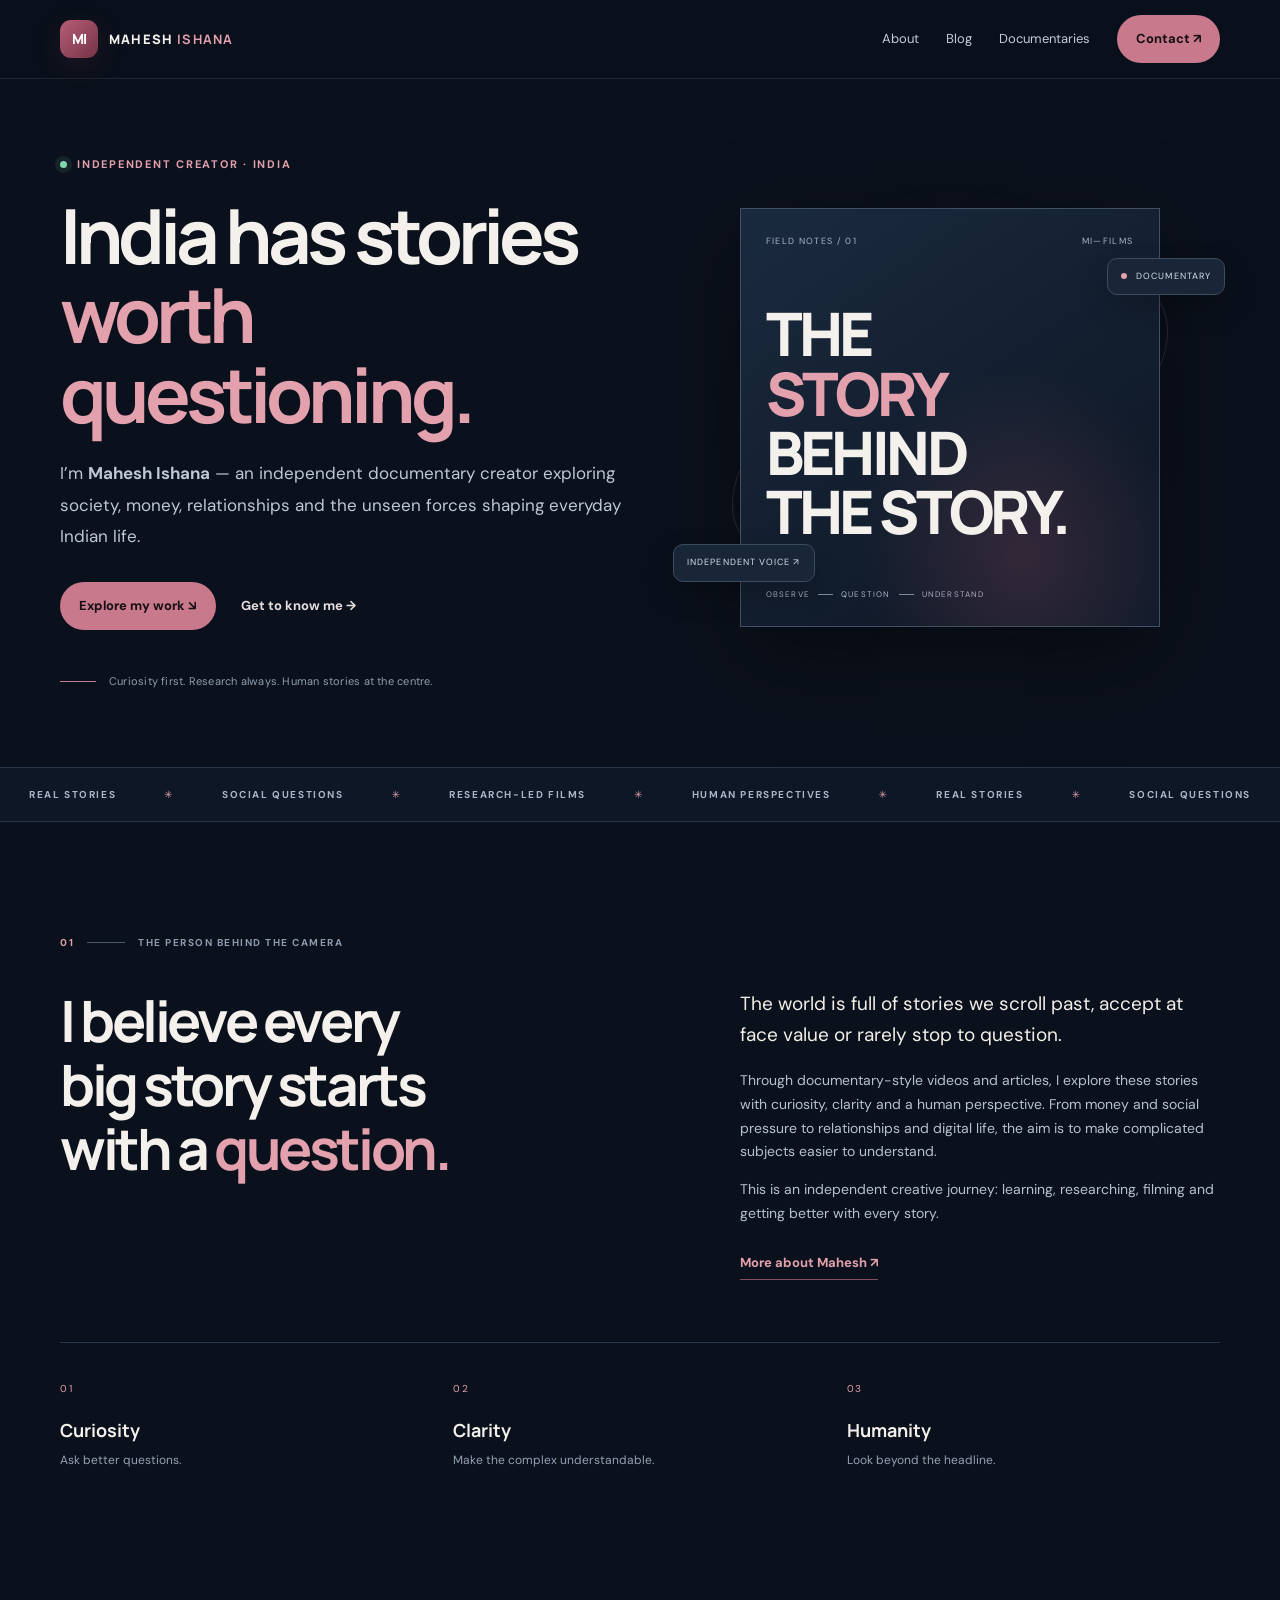
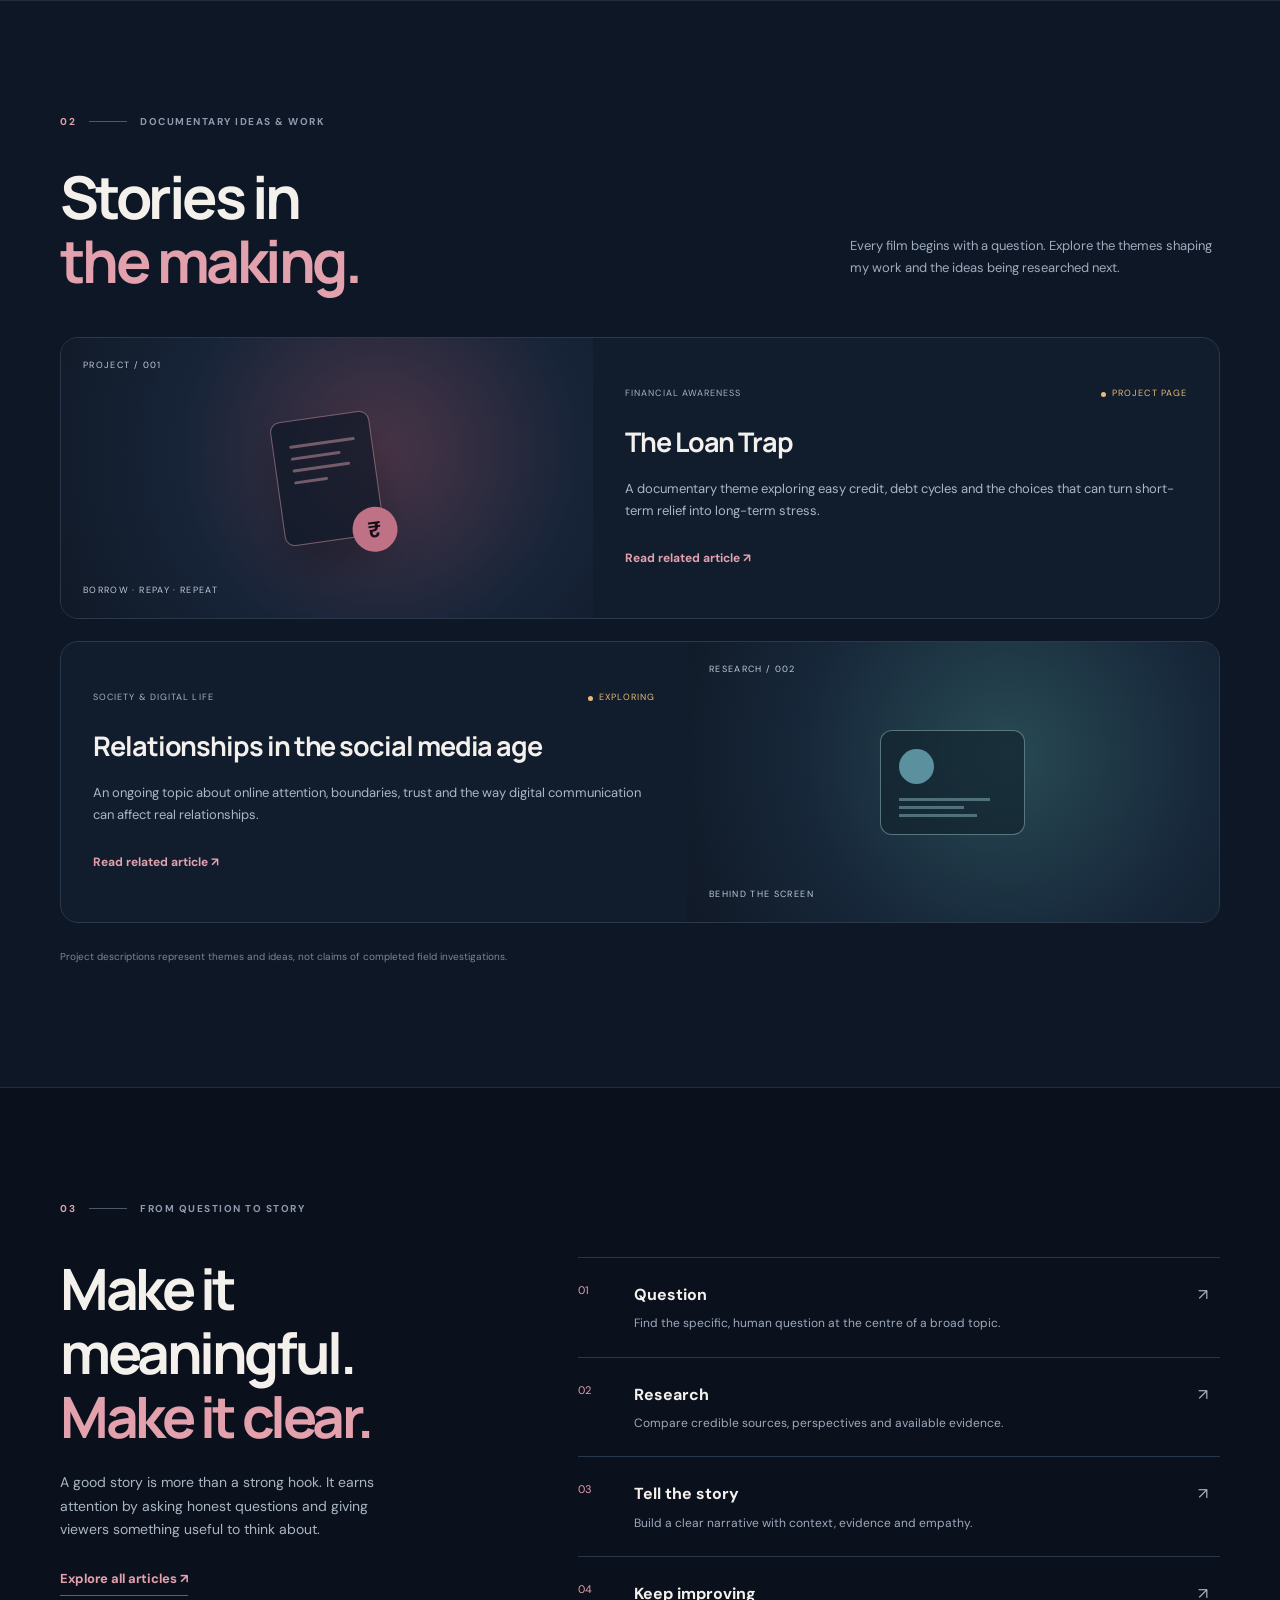
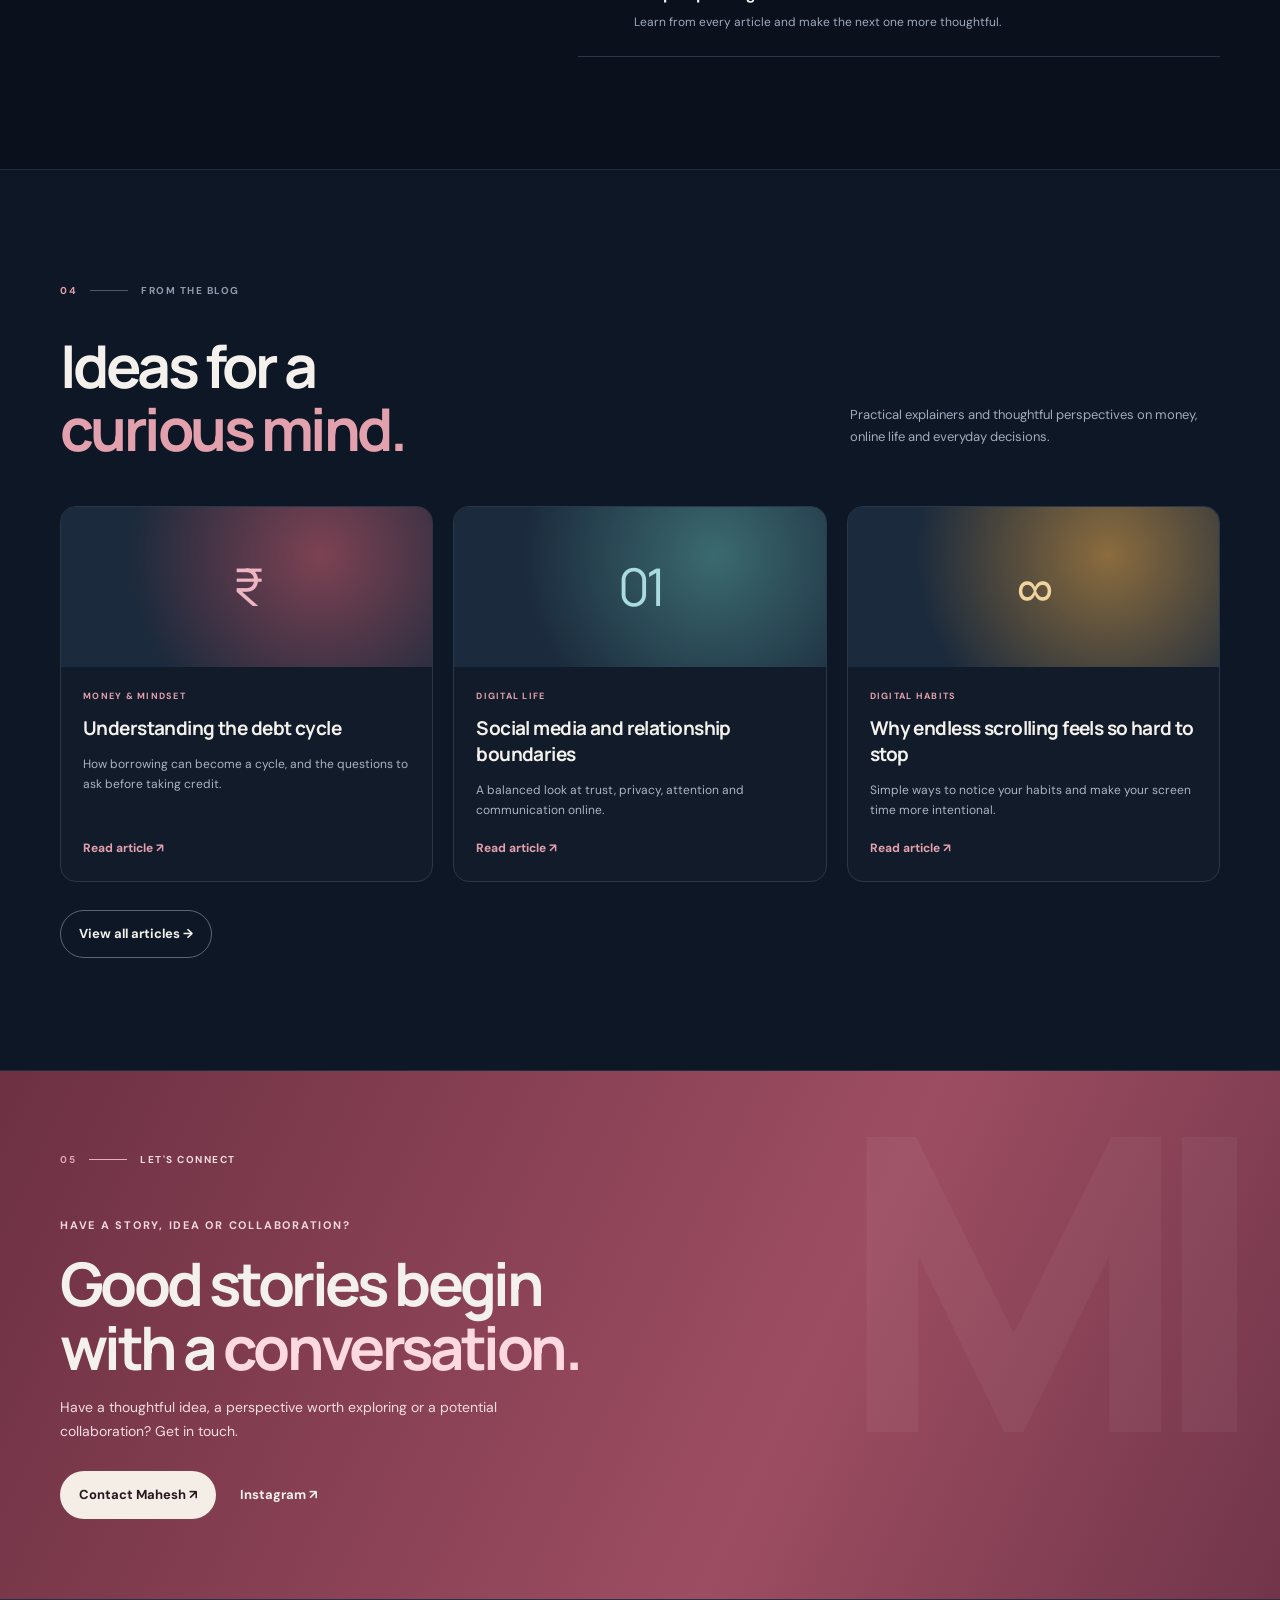
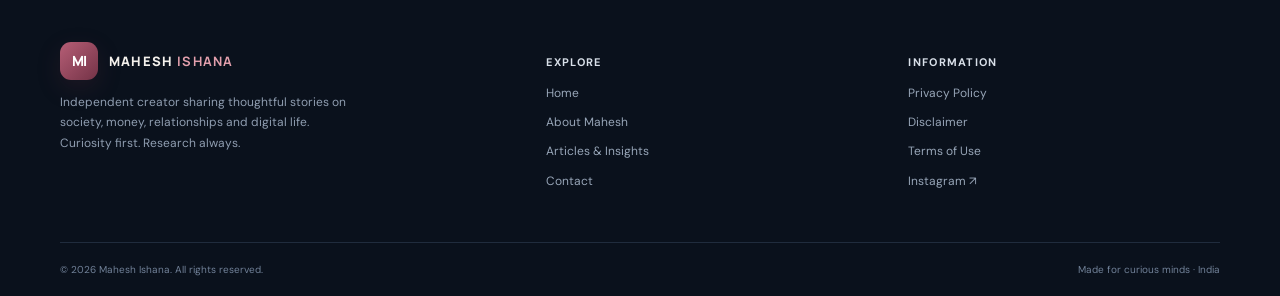
<file: index.html>
<!doctype html>
<html lang="en">
<head>
<meta charset="utf-8"><meta name="viewport" content="width=device-width,initial-scale=1">
<meta name="theme-color" content="#0b111c">
<meta name="description" content="Independent creator sharing thoughtful stories about society, money, relationships and digital life.">
<meta property="og:type" content="website"><meta property="og:title" content="Mahesh Ishana — Documentaries, Ideas & Insights"><meta property="og:description" content="Independent creator sharing thoughtful stories about society, money, relationships and digital life.">
<link rel="canonical" href="https://maheshishana.in/">
<link rel="icon" href="/assets/favicon.svg" type="image/svg+xml">
<link rel="stylesheet" href="/styles.css"><script src="/script.js" defer></script>
<title>Mahesh Ishana — Documentaries, Ideas & Insights</title>
</head>
<body><a class="skip-link" href="#main">Skip to content</a>

<header class="site-header"><nav class="nav shell" aria-label="Main navigation">
<a class="brand" href="/"><span class="brand-mark">MI</span><span>MAHESH <b>ISHANA</b></span></a>
<button class="menu-toggle" aria-expanded="false" aria-controls="nav-links" aria-label="Open menu">☰</button>
<div class="nav-links" id="nav-links">
<a href="/about.html">About</a><a href="/blog/">Blog</a><a href="/#work">Documentaries</a><a class="nav-cta" href="/contact.html">Contact ↗</a>
</div></nav></header>

<main id="main">
<section class="hero shell" id="top">
<div class="hero-copy">
<p class="eyebrow"><span class="live-dot"></span> INDEPENDENT CREATOR · INDIA</p>
<h1>India has stories<br><em>worth questioning.</em></h1>
<p class="hero-intro">I’m <strong>Mahesh Ishana</strong> — an independent documentary creator exploring society, money, relationships and the unseen forces shaping everyday Indian life.</p>
<div class="hero-actions"><a class="button button-primary" href="#work">Explore my work ↘</a><a class="text-link" href="/about.html">Get to know me →</a></div>
<div class="hero-note"><span class="note-line"></span><span>Curiosity first. Research always. Human stories at the centre.</span></div>
</div>
<div class="hero-art" aria-label="Abstract cinematic documentary artwork"><div class="art-orbit orbit-one"></div><div class="art-orbit orbit-two"></div><div class="art-glow"></div><div class="art-frame"><div class="frame-top"><span>FIELD NOTES / 01</span><span>MI—FILMS</span></div><div class="art-title">THE<br><span>STORY</span><br>BEHIND<br>THE STORY.</div><div class="frame-bottom"><span>OBSERVE</span><span class="frame-dash"></span><span>QUESTION</span><span class="frame-dash"></span><span>UNDERSTAND</span></div></div><div class="floating-tag tag-top"><span class="tag-dot"></span> DOCUMENTARY</div><div class="floating-tag tag-bottom">INDEPENDENT VOICE ↗</div></div>
</section>
<section class="ticker"><div class="ticker-track"><span>REAL STORIES</span><i>✳</i><span>SOCIAL QUESTIONS</span><i>✳</i><span>RESEARCH-LED FILMS</span><i>✳</i><span>HUMAN PERSPECTIVES</span><i>✳</i><span>REAL STORIES</span><i>✳</i><span>SOCIAL QUESTIONS</span></div></section>
<section class="section shell" id="about"><div class="section-kicker"><span>01</span><span class="kicker-rule"></span><span>THE PERSON BEHIND THE CAMERA</span></div><div class="about-grid"><h2>I believe every<br>big story starts<br>with a <em>question.</em></h2><div class="about-copy"><p class="lead">The world is full of stories we scroll past, accept at face value or rarely stop to question.</p><p>Through documentary-style videos and articles, I explore these stories with curiosity, clarity and a human perspective. From money and social pressure to relationships and digital life, the aim is to make complicated subjects easier to understand.</p><p>This is an independent creative journey: learning, researching, filming and getting better with every story.</p><a class="underlined-link" href="/about.html">More about Mahesh ↗</a></div></div><div class="values-row"><div><span class="value-number">01</span><b>Curiosity</b><p>Ask better questions.</p></div><div><span class="value-number">02</span><b>Clarity</b><p>Make the complex understandable.</p></div><div><span class="value-number">03</span><b>Humanity</b><p>Look beyond the headline.</p></div></div></section>
<section class="section work-section" id="work"><div class="shell"><div class="section-kicker"><span>02</span><span class="kicker-rule"></span><span>DOCUMENTARY IDEAS & WORK</span></div><div class="work-heading"><h2>Stories in<br><em>the making.</em></h2><p>Every film begins with a question. Explore the themes shaping my work and the ideas being researched next.</p></div><div class="project-list">
<article class="project-card"><div class="project-visual"><span class="project-index">PROJECT / 001</span><div class="visual-symbol"><span></span><span></span><span></span><span></span><b>₹</b></div><span class="visual-caption">BORROW · REPAY · REPEAT</span></div><div class="project-info"><div class="project-meta"><span>FINANCIAL AWARENESS</span><span class="status status-research"><i></i> PROJECT PAGE</span></div><h3>The Loan Trap</h3><p>A documentary theme exploring easy credit, debt cycles and the choices that can turn short-term relief into long-term stress.</p><a class="project-link" href="/blog/understanding-the-debt-cycle.html">Read related article ↗</a></div></article>
<article class="project-card project-card-reverse"><div class="project-visual project-society"><span class="project-index">RESEARCH / 002</span><div class="visual-window"><div class="window-circle"></div><div class="window-lines"><span></span><span></span><span></span></div></div><span class="visual-caption">BEHIND THE SCREEN</span></div><div class="project-info"><div class="project-meta"><span>SOCIETY & DIGITAL LIFE</span><span class="status status-research"><i></i> EXPLORING</span></div><h3>Relationships in the social media age</h3><p>An ongoing topic about online attention, boundaries, trust and the way digital communication can affect real relationships.</p><a class="project-link" href="/blog/social-media-and-relationship-boundaries.html">Read related article ↗</a></div></article>
</div><p class="work-footnote">Project descriptions represent themes and ideas, not claims of completed field investigations.</p></div></section>
<section class="section shell" id="approach"><div class="section-kicker"><span>03</span><span class="kicker-rule"></span><span>FROM QUESTION TO STORY</span></div><div class="approach-grid"><div class="approach-intro"><h2>Make it<br>meaningful.<br><em>Make it clear.</em></h2><p>A good story is more than a strong hook. It earns attention by asking honest questions and giving viewers something useful to think about.</p><a class="underlined-link" href="/blog/">Explore all articles ↗</a></div><div class="steps"><div class="step"><span>01</span><div><h3>Question</h3><p>Find the specific, human question at the centre of a broad topic.</p></div><span class="step-arrow">↗</span></div><div class="step"><span>02</span><div><h3>Research</h3><p>Compare credible sources, perspectives and available evidence.</p></div><span class="step-arrow">↗</span></div><div class="step"><span>03</span><div><h3>Tell the story</h3><p>Build a clear narrative with context, evidence and empathy.</p></div><span class="step-arrow">↗</span></div><div class="step"><span>04</span><div><h3>Keep improving</h3><p>Learn from every article and make the next one more thoughtful.</p></div><span class="step-arrow">↗</span></div></div></div></section>
<section class="section work-section"><div class="shell"><div class="section-kicker"><span>04</span><span class="kicker-rule"></span><span>FROM THE BLOG</span></div><div class="work-heading"><h2>Ideas for a<br><em>curious mind.</em></h2><p>Practical explainers and thoughtful perspectives on money, online life and everyday decisions.</p></div><div class="blog-grid" style="padding:0">
<article class="blog-card"><div class="blog-art">₹</div><div class="blog-card-body"><span class="post-category">MONEY & MINDSET</span><h2>Understanding the debt cycle</h2><p>How borrowing can become a cycle, and the questions to ask before taking credit.</p><a class="read-more" href="/blog/understanding-the-debt-cycle.html">Read article ↗</a></div></article>
<article class="blog-card"><div class="blog-art">01</div><div class="blog-card-body"><span class="post-category">DIGITAL LIFE</span><h2>Social media and relationship boundaries</h2><p>A balanced look at trust, privacy, attention and communication online.</p><a class="read-more" href="/blog/social-media-and-relationship-boundaries.html">Read article ↗</a></div></article>
<article class="blog-card"><div class="blog-art">∞</div><div class="blog-card-body"><span class="post-category">DIGITAL HABITS</span><h2>Why endless scrolling feels so hard to stop</h2><p>Simple ways to notice your habits and make your screen time more intentional.</p><a class="read-more" href="/blog/intentional-screen-time.html">Read article ↗</a></div></article>
</div><div style="margin-top:28px"><a class="button button-outline" href="/blog/">View all articles →</a></div></div></section>
<section class="contact-section"><div class="shell contact-inner"><div class="section-kicker section-kicker-light"><span>05</span><span class="kicker-rule"></span><span>LET'S CONNECT</span></div><p class="eyebrow contact-eyebrow">HAVE A STORY, IDEA OR COLLABORATION?</p><h2>Good stories begin<br>with a <em>conversation.</em></h2><p class="contact-copy">Have a thoughtful idea, a perspective worth exploring or a potential collaboration? Get in touch.</p><div class="contact-actions"><a class="button button-light" href="/contact.html">Contact Mahesh ↗</a><a class="contact-social" href="https://www.instagram.com/maheshishana/" target="_blank" rel="noopener noreferrer">Instagram ↗</a></div></div><div class="contact-decoration" aria-hidden="true">MI</div></section>
</main>

<footer class="site-footer"><div class="footer-main shell">
<div><a class="brand footer-brand" href="/"><span class="brand-mark">MI</span><span>MAHESH <b>ISHANA</b></span></a><p class="footer-brand-copy">Independent creator sharing thoughtful stories on society, money, relationships and digital life. Curiosity first. Research always.</p></div>
<div class="footer-col"><h3>Explore</h3><a href="/">Home</a><a href="/about.html">About Mahesh</a><a href="/blog/">Articles & Insights</a><a href="/contact.html">Contact</a></div>
<div class="footer-col"><h3>Information</h3><a href="/privacy-policy.html">Privacy Policy</a><a href="/disclaimer.html">Disclaimer</a><a href="/terms.html">Terms of Use</a><a href="https://www.instagram.com/maheshishana/" target="_blank" rel="noopener noreferrer">Instagram ↗</a></div>
</div><div class="footer-bottom shell"><span>© <span data-year>2026</span> Mahesh Ishana. All rights reserved.</span><span>Made for curious minds · India</span></div></footer>

</body></html>
</file>
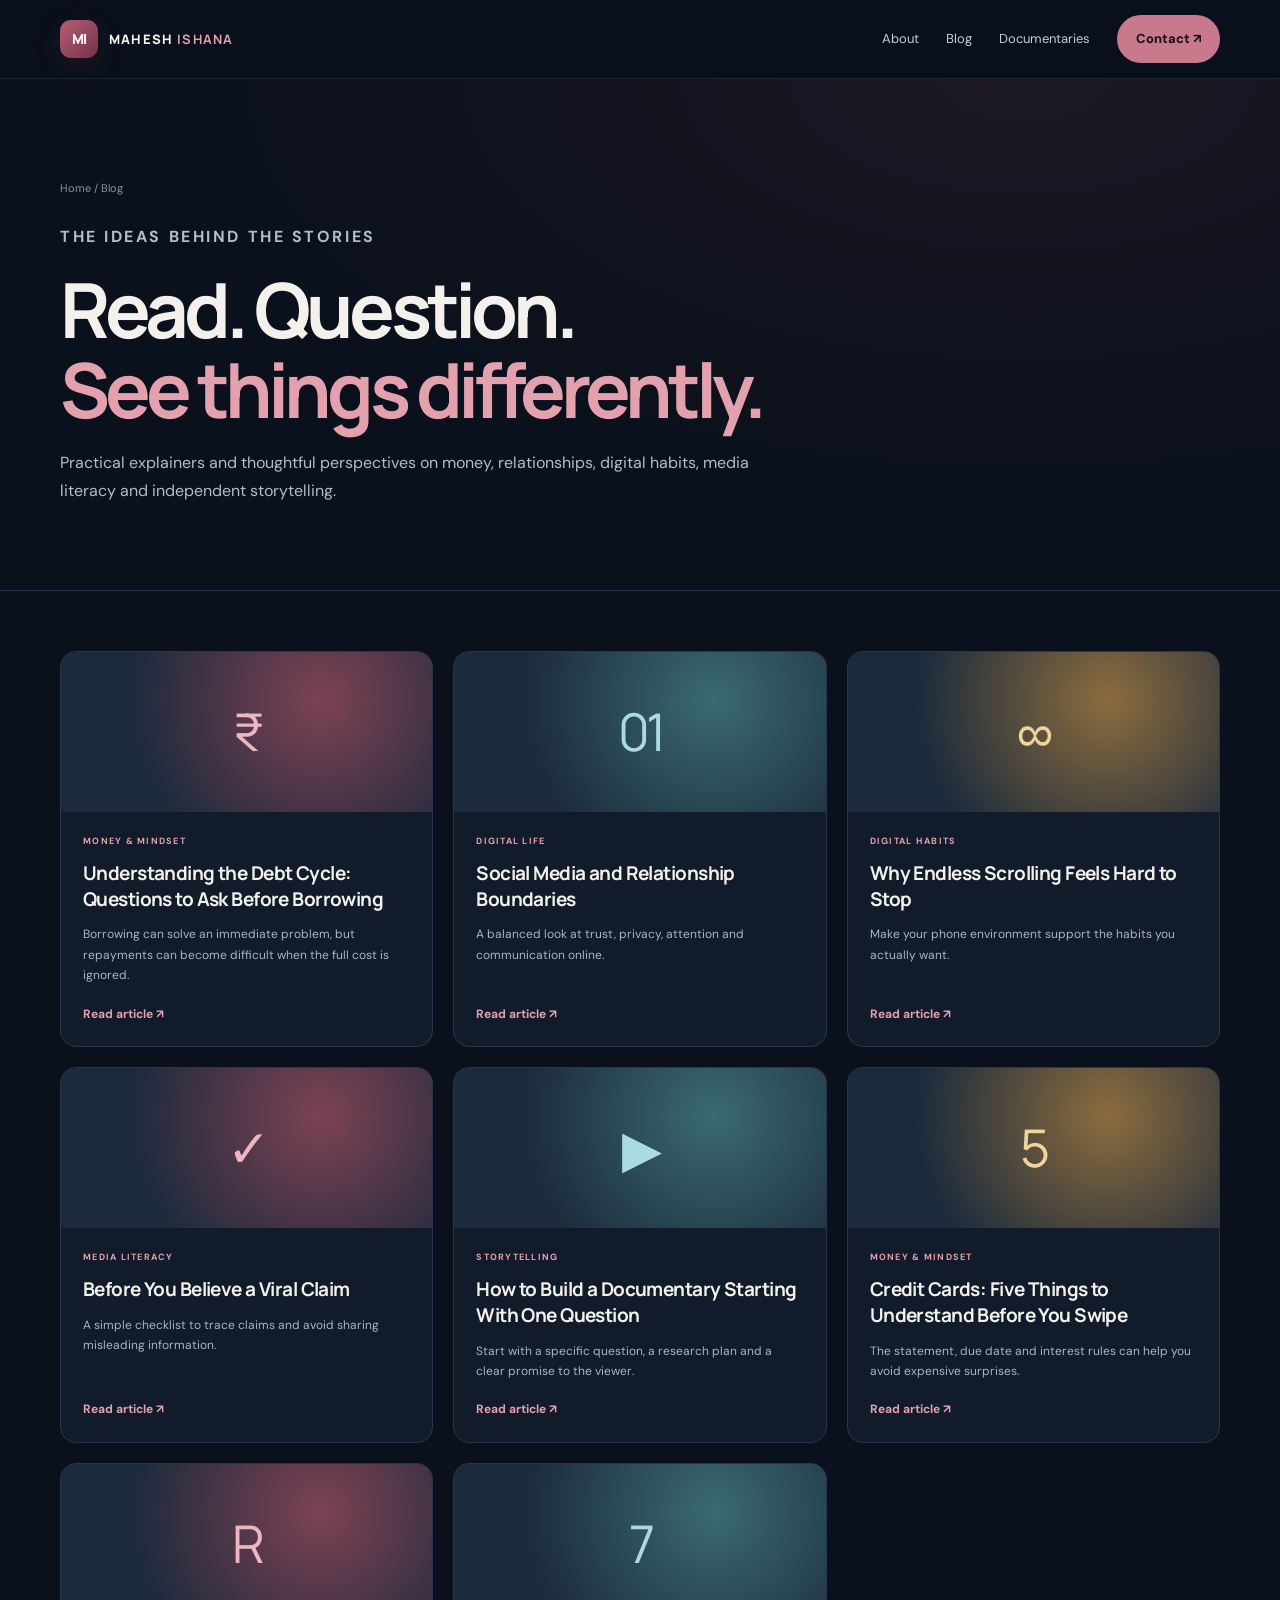
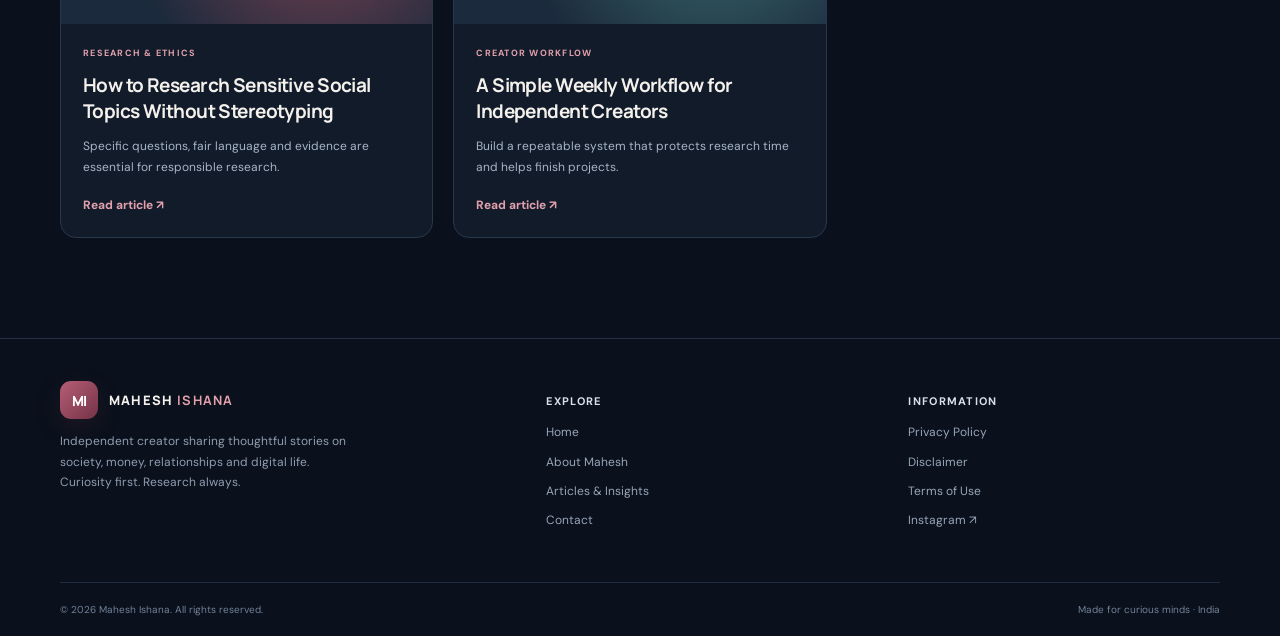
<file: blog/index.html>
<!doctype html>
<html lang="en">
<head>
<meta charset="utf-8"><meta name="viewport" content="width=device-width,initial-scale=1">
<meta name="theme-color" content="#0b111c">
<meta name="description" content="Articles and explainers about money, digital life, media literacy, relationships and documentary storytelling.">
<meta property="og:type" content="website"><meta property="og:title" content="Blog — Mahesh Ishana"><meta property="og:description" content="Articles and explainers about money, digital life, media literacy, relationships and documentary storytelling.">
<link rel="canonical" href="https://maheshishana.in/blog/">
<link rel="icon" href="/assets/favicon.svg" type="image/svg+xml">
<link rel="stylesheet" href="/styles.css"><script src="/script.js" defer></script>
<title>Blog — Mahesh Ishana</title>
</head>
<body><a class="skip-link" href="#main">Skip to content</a>

<header class="site-header"><nav class="nav shell" aria-label="Main navigation">
<a class="brand" href="/"><span class="brand-mark">MI</span><span>MAHESH <b>ISHANA</b></span></a>
<button class="menu-toggle" aria-expanded="false" aria-controls="nav-links" aria-label="Open menu">☰</button>
<div class="nav-links" id="nav-links">
<a href="/about.html">About</a><a href="/blog/">Blog</a><a href="/#work">Documentaries</a><a class="nav-cta" href="/contact.html">Contact ↗</a>
</div></nav></header>

<main id="main"><section class="page-hero"><div class="shell"><div class="breadcrumb"><a href="/">Home</a> / Blog</div><p class="eyebrow">THE IDEAS BEHIND THE STORIES</p><h1>Read. Question.<br><em>See things differently.</em></h1><p>Practical explainers and thoughtful perspectives on money, relationships, digital habits, media literacy and independent storytelling.</p></div></section>
<section class="shell"><div class="blog-grid">
<article class="blog-card"><div class="blog-art">₹</div><div class="blog-card-body"><span class="post-category">MONEY & MINDSET</span><h2>Understanding the Debt Cycle: Questions to Ask Before Borrowing</h2><p>Borrowing can solve an immediate problem, but repayments can become difficult when the full cost is ignored.</p><a class="read-more" href="/blog/understanding-the-debt-cycle.html">Read article ↗</a></div></article>
<article class="blog-card"><div class="blog-art">01</div><div class="blog-card-body"><span class="post-category">DIGITAL LIFE</span><h2>Social Media and Relationship Boundaries</h2><p>A balanced look at trust, privacy, attention and communication online.</p><a class="read-more" href="/blog/social-media-and-relationship-boundaries.html">Read article ↗</a></div></article>
<article class="blog-card"><div class="blog-art">∞</div><div class="blog-card-body"><span class="post-category">DIGITAL HABITS</span><h2>Why Endless Scrolling Feels Hard to Stop</h2><p>Make your phone environment support the habits you actually want.</p><a class="read-more" href="/blog/intentional-screen-time.html">Read article ↗</a></div></article>
<article class="blog-card"><div class="blog-art">✓</div><div class="blog-card-body"><span class="post-category">MEDIA LITERACY</span><h2>Before You Believe a Viral Claim</h2><p>A simple checklist to trace claims and avoid sharing misleading information.</p><a class="read-more" href="/blog/how-to-check-a-viral-claim.html">Read article ↗</a></div></article>
<article class="blog-card"><div class="blog-art">▶</div><div class="blog-card-body"><span class="post-category">STORYTELLING</span><h2>How to Build a Documentary Starting With One Question</h2><p>Start with a specific question, a research plan and a clear promise to the viewer.</p><a class="read-more" href="/blog/building-a-documentary-from-one-question.html">Read article ↗</a></div></article>
<article class="blog-card"><div class="blog-art">5</div><div class="blog-card-body"><span class="post-category">MONEY & MINDSET</span><h2>Credit Cards: Five Things to Understand Before You Swipe</h2><p>The statement, due date and interest rules can help you avoid expensive surprises.</p><a class="read-more" href="/blog/credit-card-basics-before-swiping.html">Read article ↗</a></div></article>
<article class="blog-card"><div class="blog-art">R</div><div class="blog-card-body"><span class="post-category">RESEARCH & ETHICS</span><h2>How to Research Sensitive Social Topics Without Stereotyping</h2><p>Specific questions, fair language and evidence are essential for responsible research.</p><a class="read-more" href="/blog/researching-sensitive-social-topics.html">Read article ↗</a></div></article>
<article class="blog-card"><div class="blog-art">7</div><div class="blog-card-body"><span class="post-category">CREATOR WORKFLOW</span><h2>A Simple Weekly Workflow for Independent Creators</h2><p>Build a repeatable system that protects research time and helps finish projects.</p><a class="read-more" href="/blog/a-simple-weekly-creator-workflow.html">Read article ↗</a></div></article>
</div></section></main>
<footer class="site-footer"><div class="footer-main shell">
<div><a class="brand footer-brand" href="/"><span class="brand-mark">MI</span><span>MAHESH <b>ISHANA</b></span></a><p class="footer-brand-copy">Independent creator sharing thoughtful stories on society, money, relationships and digital life. Curiosity first. Research always.</p></div>
<div class="footer-col"><h3>Explore</h3><a href="/">Home</a><a href="/about.html">About Mahesh</a><a href="/blog/">Articles & Insights</a><a href="/contact.html">Contact</a></div>
<div class="footer-col"><h3>Information</h3><a href="/privacy-policy.html">Privacy Policy</a><a href="/disclaimer.html">Disclaimer</a><a href="/terms.html">Terms of Use</a><a href="https://www.instagram.com/maheshishana/" target="_blank" rel="noopener noreferrer">Instagram ↗</a></div>
</div><div class="footer-bottom shell"><span>© <span data-year>2026</span> Mahesh Ishana. All rights reserved.</span><span>Made for curious minds · India</span></div></footer>

</body></html>
</file>
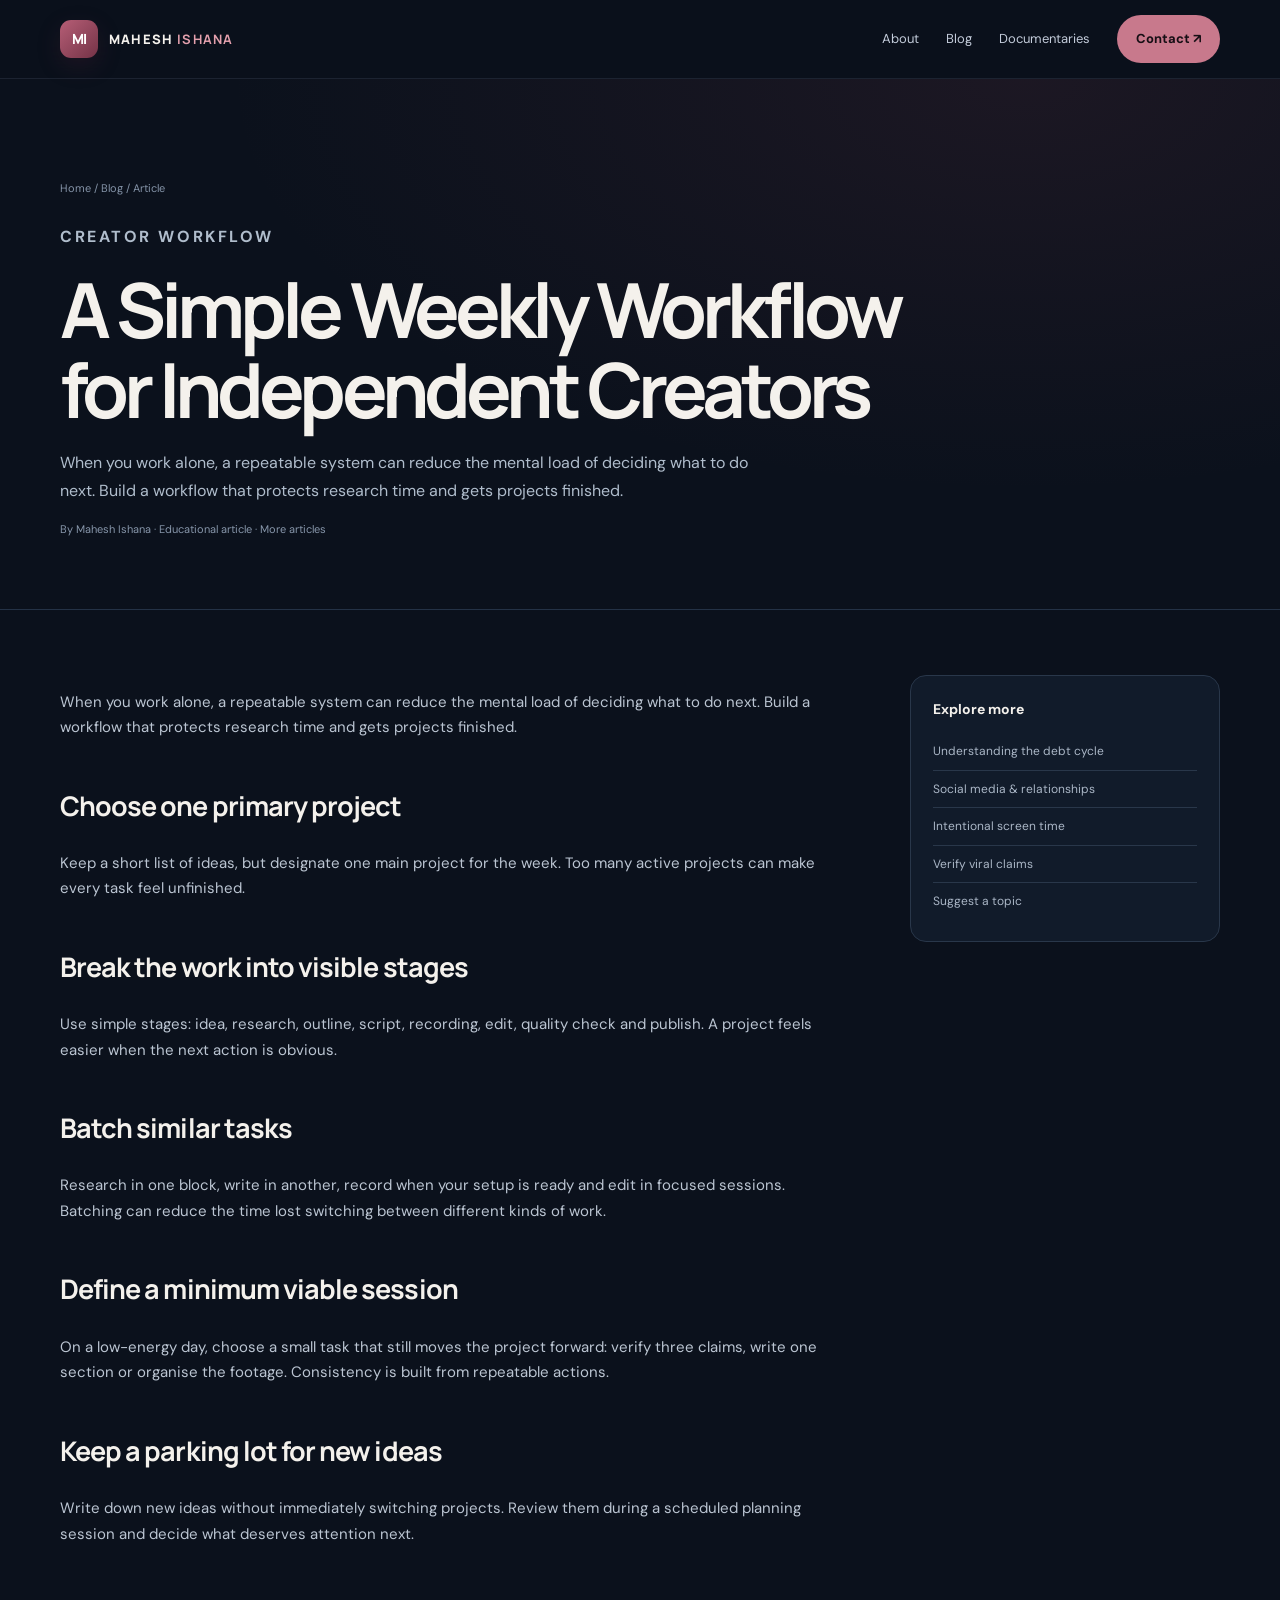
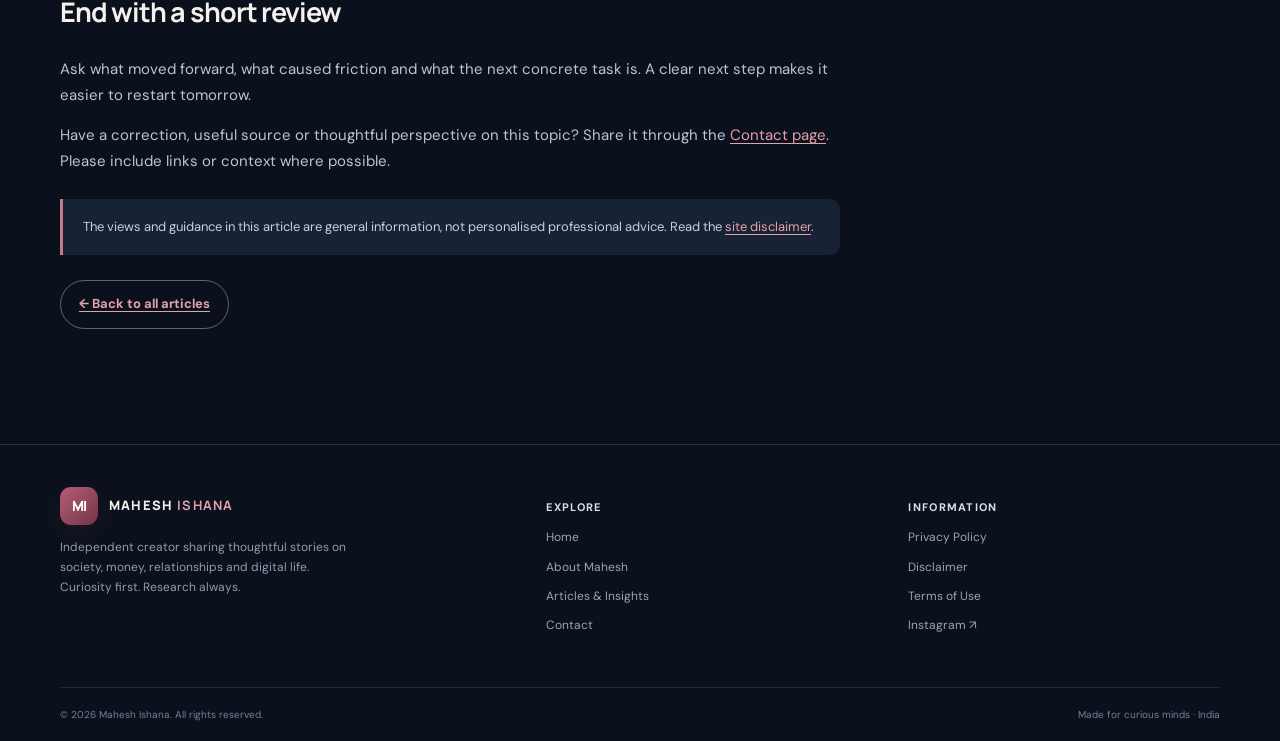
<file: a-simple-weekly-creator-workflow.html>
<!doctype html>
<html lang="en">
<head>
<meta charset="utf-8"><meta name="viewport" content="width=device-width,initial-scale=1">
<meta name="theme-color" content="#0b111c">
<meta name="description" content="When you work alone, a repeatable system can reduce the mental load of deciding what to do next. Build a workflow that protects research time and gets projects finished.">
<meta property="og:type" content="website"><meta property="og:title" content="A Simple Weekly Workflow for Independent Creators — Mahesh Ishana"><meta property="og:description" content="When you work alone, a repeatable system can reduce the mental load of deciding what to do next. Build a workflow that protects research time and gets projects finished.">
<link rel="canonical" href="https://maheshishana.in/blog/a-simple-weekly-creator-workflow.html">
<link rel="icon" href="/assets/favicon.svg" type="image/svg+xml">
<link rel="stylesheet" href="/styles.css"><script src="/script.js" defer></script>
<title>A Simple Weekly Workflow for Independent Creators — Mahesh Ishana</title>
</head>
<body><a class="skip-link" href="#main">Skip to content</a>

<header class="site-header"><nav class="nav shell" aria-label="Main navigation">
<a class="brand" href="/"><span class="brand-mark">MI</span><span>MAHESH <b>ISHANA</b></span></a>
<button class="menu-toggle" aria-expanded="false" aria-controls="nav-links" aria-label="Open menu">☰</button>
<div class="nav-links" id="nav-links">
<a href="/about.html">About</a><a href="/blog/">Blog</a><a href="/#work">Documentaries</a><a class="nav-cta" href="/contact.html">Contact ↗</a>
</div></nav></header>

<main id="main"><section class="page-hero"><div class="shell"><div class="breadcrumb"><a href="/">Home</a> / <a href="/blog/">Blog</a> / Article</div><p class="eyebrow">CREATOR WORKFLOW</p><h1>A Simple Weekly Workflow for Independent Creators</h1><p>When you work alone, a repeatable system can reduce the mental load of deciding what to do next. Build a workflow that protects research time and gets projects finished.</p><div class="post-meta">By Mahesh Ishana · Educational article · <a href="/blog/">More articles</a></div></div></section>
<section class="shell content-layout"><article class="prose">
<p>When you work alone, a repeatable system can reduce the mental load of deciding what to do next. Build a workflow that protects research time and gets projects finished.</p>
<h2>Choose one primary project</h2><p>Keep a short list of ideas, but designate one main project for the week. Too many active projects can make every task feel unfinished.</p>
<h2>Break the work into visible stages</h2><p>Use simple stages: idea, research, outline, script, recording, edit, quality check and publish. A project feels easier when the next action is obvious.</p>
<h2>Batch similar tasks</h2><p>Research in one block, write in another, record when your setup is ready and edit in focused sessions. Batching can reduce the time lost switching between different kinds of work.</p>
<h2>Define a minimum viable session</h2><p>On a low-energy day, choose a small task that still moves the project forward: verify three claims, write one section or organise the footage. Consistency is built from repeatable actions.</p>
<h2>Keep a parking lot for new ideas</h2><p>Write down new ideas without immediately switching projects. Review them during a scheduled planning session and decide what deserves attention next.</p>
<h2>End with a short review</h2><p>Ask what moved forward, what caused friction and what the next concrete task is. A clear next step makes it easier to restart tomorrow.</p>
<p>Have a correction, useful source or thoughtful perspective on this topic? Share it through the <a href="/contact.html">Contact page</a>. Please include links or context where possible.</p><div class="notice">The views and guidance in this article are general information, not personalised professional advice. Read the <a href="/disclaimer.html">site disclaimer</a>.</div><p><a class="button button-outline" href="/blog/">← Back to all articles</a></p></article><aside class="side-card"><h3>Explore more</h3><a href="/blog/understanding-the-debt-cycle.html">Understanding the debt cycle</a><a href="/blog/social-media-and-relationship-boundaries.html">Social media & relationships</a><a href="/blog/intentional-screen-time.html">Intentional screen time</a><a href="/blog/how-to-check-a-viral-claim.html">Verify viral claims</a><a href="/contact.html">Suggest a topic</a></aside></section></main>
<footer class="site-footer"><div class="footer-main shell">
<div><a class="brand footer-brand" href="/"><span class="brand-mark">MI</span><span>MAHESH <b>ISHANA</b></span></a><p class="footer-brand-copy">Independent creator sharing thoughtful stories on society, money, relationships and digital life. Curiosity first. Research always.</p></div>
<div class="footer-col"><h3>Explore</h3><a href="/">Home</a><a href="/about.html">About Mahesh</a><a href="/blog/">Articles & Insights</a><a href="/contact.html">Contact</a></div>
<div class="footer-col"><h3>Information</h3><a href="/privacy-policy.html">Privacy Policy</a><a href="/disclaimer.html">Disclaimer</a><a href="/terms.html">Terms of Use</a><a href="https://www.instagram.com/maheshishana/" target="_blank" rel="noopener noreferrer">Instagram ↗</a></div>
</div><div class="footer-bottom shell"><span>© <span data-year>2026</span> Mahesh Ishana. All rights reserved.</span><span>Made for curious minds · India</span></div></footer>

</body></html>
</file>
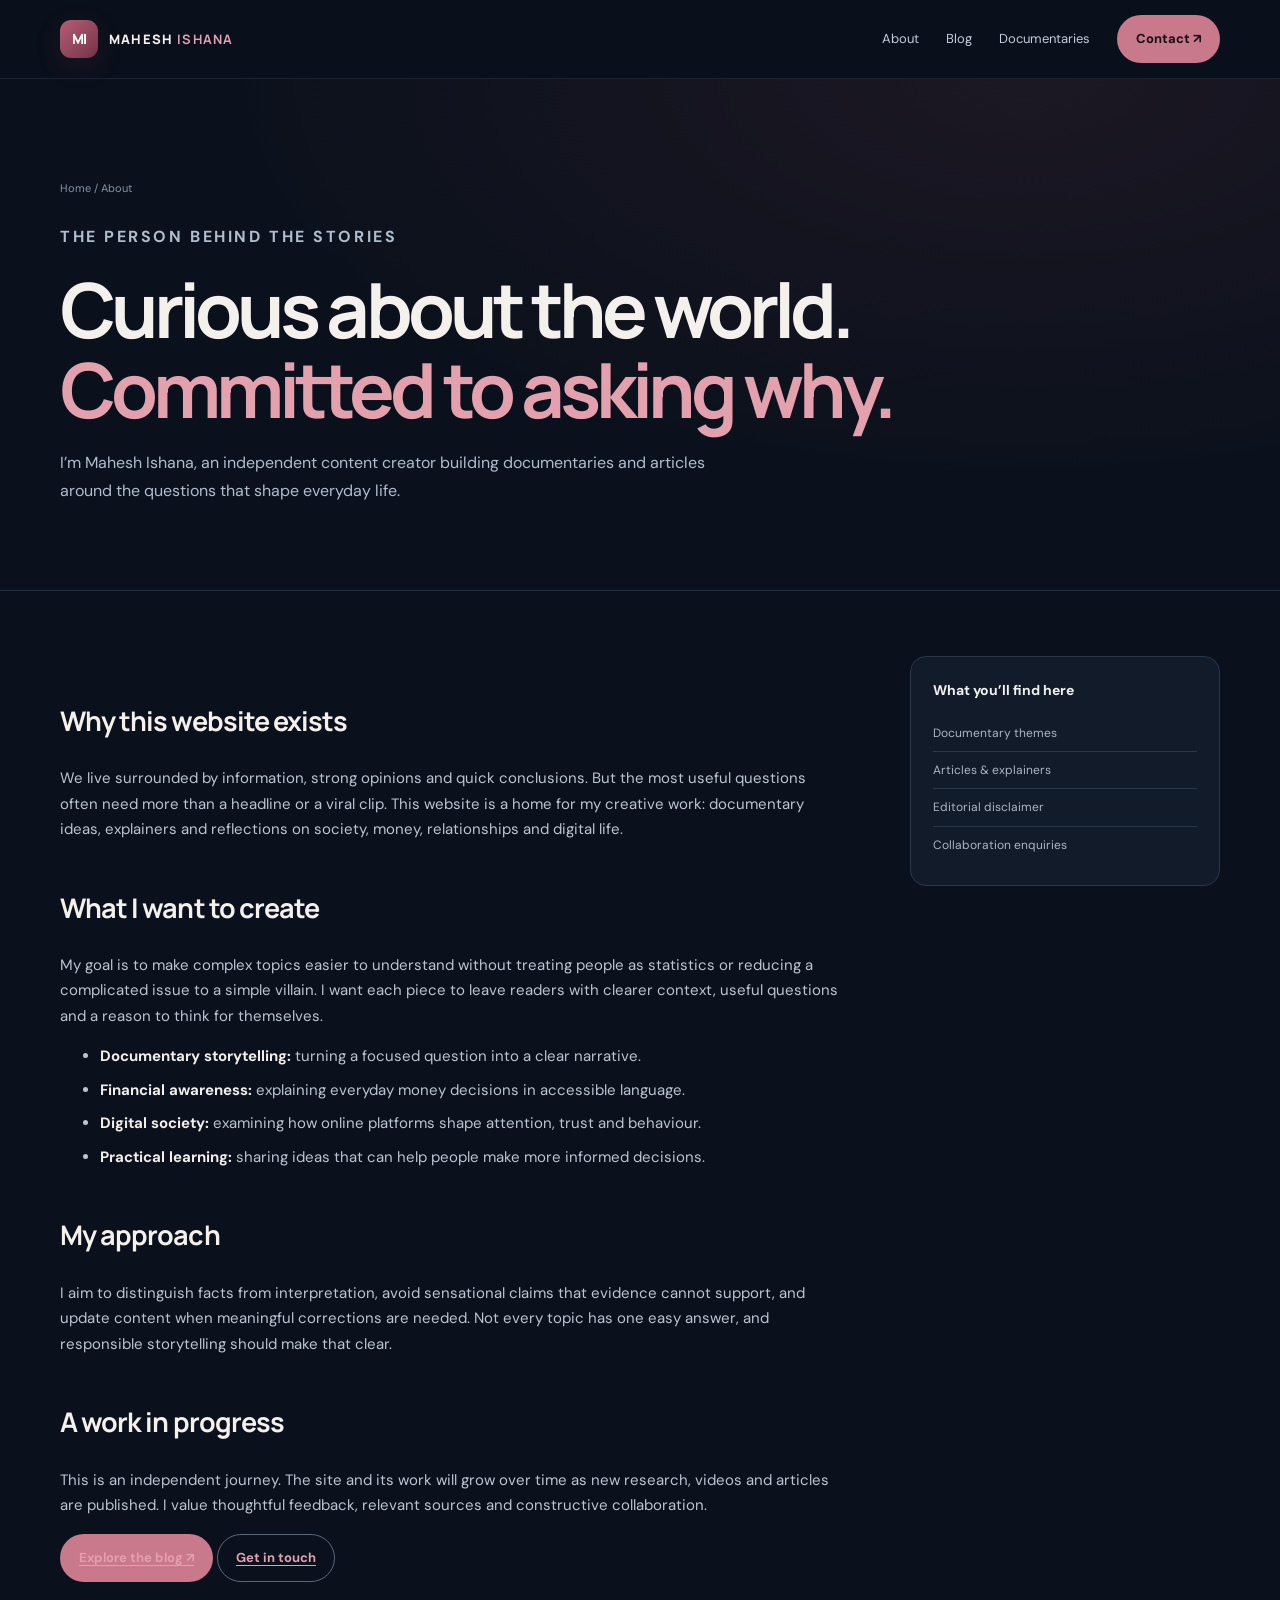
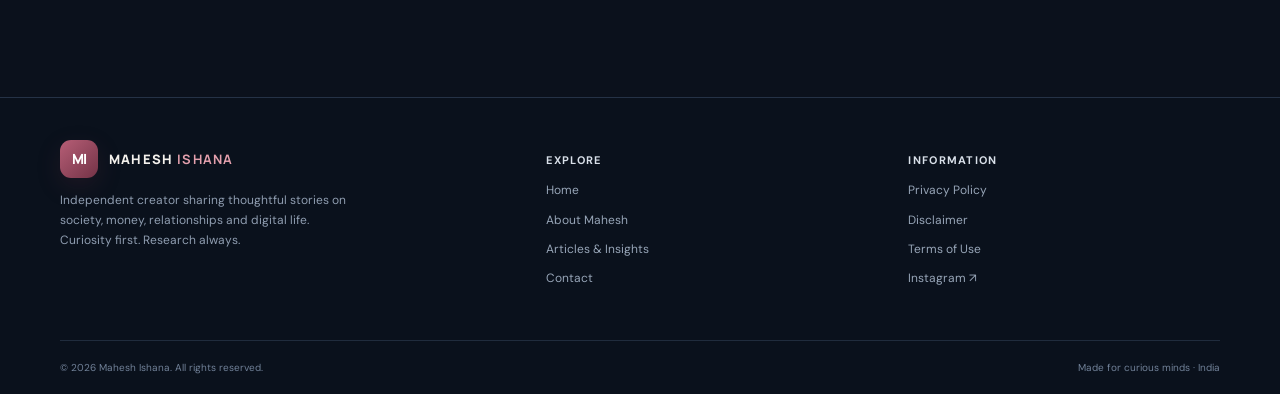
<file: about.html>
<!doctype html>
<html lang="en">
<head>
<meta charset="utf-8"><meta name="viewport" content="width=device-width,initial-scale=1">
<meta name="theme-color" content="#0b111c">
<meta name="description" content="Learn about Mahesh Ishana, an independent creator exploring society, money, relationships and digital life.">
<meta property="og:type" content="website"><meta property="og:title" content="About Mahesh Ishana"><meta property="og:description" content="Learn about Mahesh Ishana, an independent creator exploring society, money, relationships and digital life.">
<link rel="canonical" href="https://maheshishana.in/about.html">
<link rel="icon" href="/assets/favicon.svg" type="image/svg+xml">
<link rel="stylesheet" href="/styles.css"><script src="/script.js" defer></script>
<title>About Mahesh Ishana</title>
</head>
<body><a class="skip-link" href="#main">Skip to content</a>

<header class="site-header"><nav class="nav shell" aria-label="Main navigation">
<a class="brand" href="/"><span class="brand-mark">MI</span><span>MAHESH <b>ISHANA</b></span></a>
<button class="menu-toggle" aria-expanded="false" aria-controls="nav-links" aria-label="Open menu">☰</button>
<div class="nav-links" id="nav-links">
<a href="/about.html">About</a><a href="/blog/">Blog</a><a href="/#work">Documentaries</a><a class="nav-cta" href="/contact.html">Contact ↗</a>
</div></nav></header>

<main id="main"><section class="page-hero"><div class="shell"><div class="breadcrumb"><a href="/">Home</a> / About</div><p class="eyebrow">THE PERSON BEHIND THE STORIES</p><h1>Curious about the world.<br><em>Committed to asking why.</em></h1><p>I’m Mahesh Ishana, an independent content creator building documentaries and articles around the questions that shape everyday life.</p></div></section>
<section class="shell content-layout"><article class="prose"><h2>Why this website exists</h2><p>We live surrounded by information, strong opinions and quick conclusions. But the most useful questions often need more than a headline or a viral clip. This website is a home for my creative work: documentary ideas, explainers and reflections on society, money, relationships and digital life.</p><h2>What I want to create</h2><p>My goal is to make complex topics easier to understand without treating people as statistics or reducing a complicated issue to a simple villain. I want each piece to leave readers with clearer context, useful questions and a reason to think for themselves.</p><ul><li><strong>Documentary storytelling:</strong> turning a focused question into a clear narrative.</li><li><strong>Financial awareness:</strong> explaining everyday money decisions in accessible language.</li><li><strong>Digital society:</strong> examining how online platforms shape attention, trust and behaviour.</li><li><strong>Practical learning:</strong> sharing ideas that can help people make more informed decisions.</li></ul><h2>My approach</h2><p>I aim to distinguish facts from interpretation, avoid sensational claims that evidence cannot support, and update content when meaningful corrections are needed. Not every topic has one easy answer, and responsible storytelling should make that clear.</p><h2>A work in progress</h2><p>This is an independent journey. The site and its work will grow over time as new research, videos and articles are published. I value thoughtful feedback, relevant sources and constructive collaboration.</p><p><a class="button button-primary" href="/blog/">Explore the blog ↗</a> <a class="button button-outline" href="/contact.html">Get in touch</a></p></article><aside class="side-card"><h3>What you’ll find here</h3><a href="/#work">Documentary themes</a><a href="/blog/">Articles & explainers</a><a href="/disclaimer.html">Editorial disclaimer</a><a href="/contact.html">Collaboration enquiries</a></aside></section></main>

<footer class="site-footer"><div class="footer-main shell">
<div><a class="brand footer-brand" href="/"><span class="brand-mark">MI</span><span>MAHESH <b>ISHANA</b></span></a><p class="footer-brand-copy">Independent creator sharing thoughtful stories on society, money, relationships and digital life. Curiosity first. Research always.</p></div>
<div class="footer-col"><h3>Explore</h3><a href="/">Home</a><a href="/about.html">About Mahesh</a><a href="/blog/">Articles & Insights</a><a href="/contact.html">Contact</a></div>
<div class="footer-col"><h3>Information</h3><a href="/privacy-policy.html">Privacy Policy</a><a href="/disclaimer.html">Disclaimer</a><a href="/terms.html">Terms of Use</a><a href="https://www.instagram.com/maheshishana/" target="_blank" rel="noopener noreferrer">Instagram ↗</a></div>
</div><div class="footer-bottom shell"><span>© <span data-year>2026</span> Mahesh Ishana. All rights reserved.</span><span>Made for curious minds · India</span></div></footer>

</body></html>
</file>
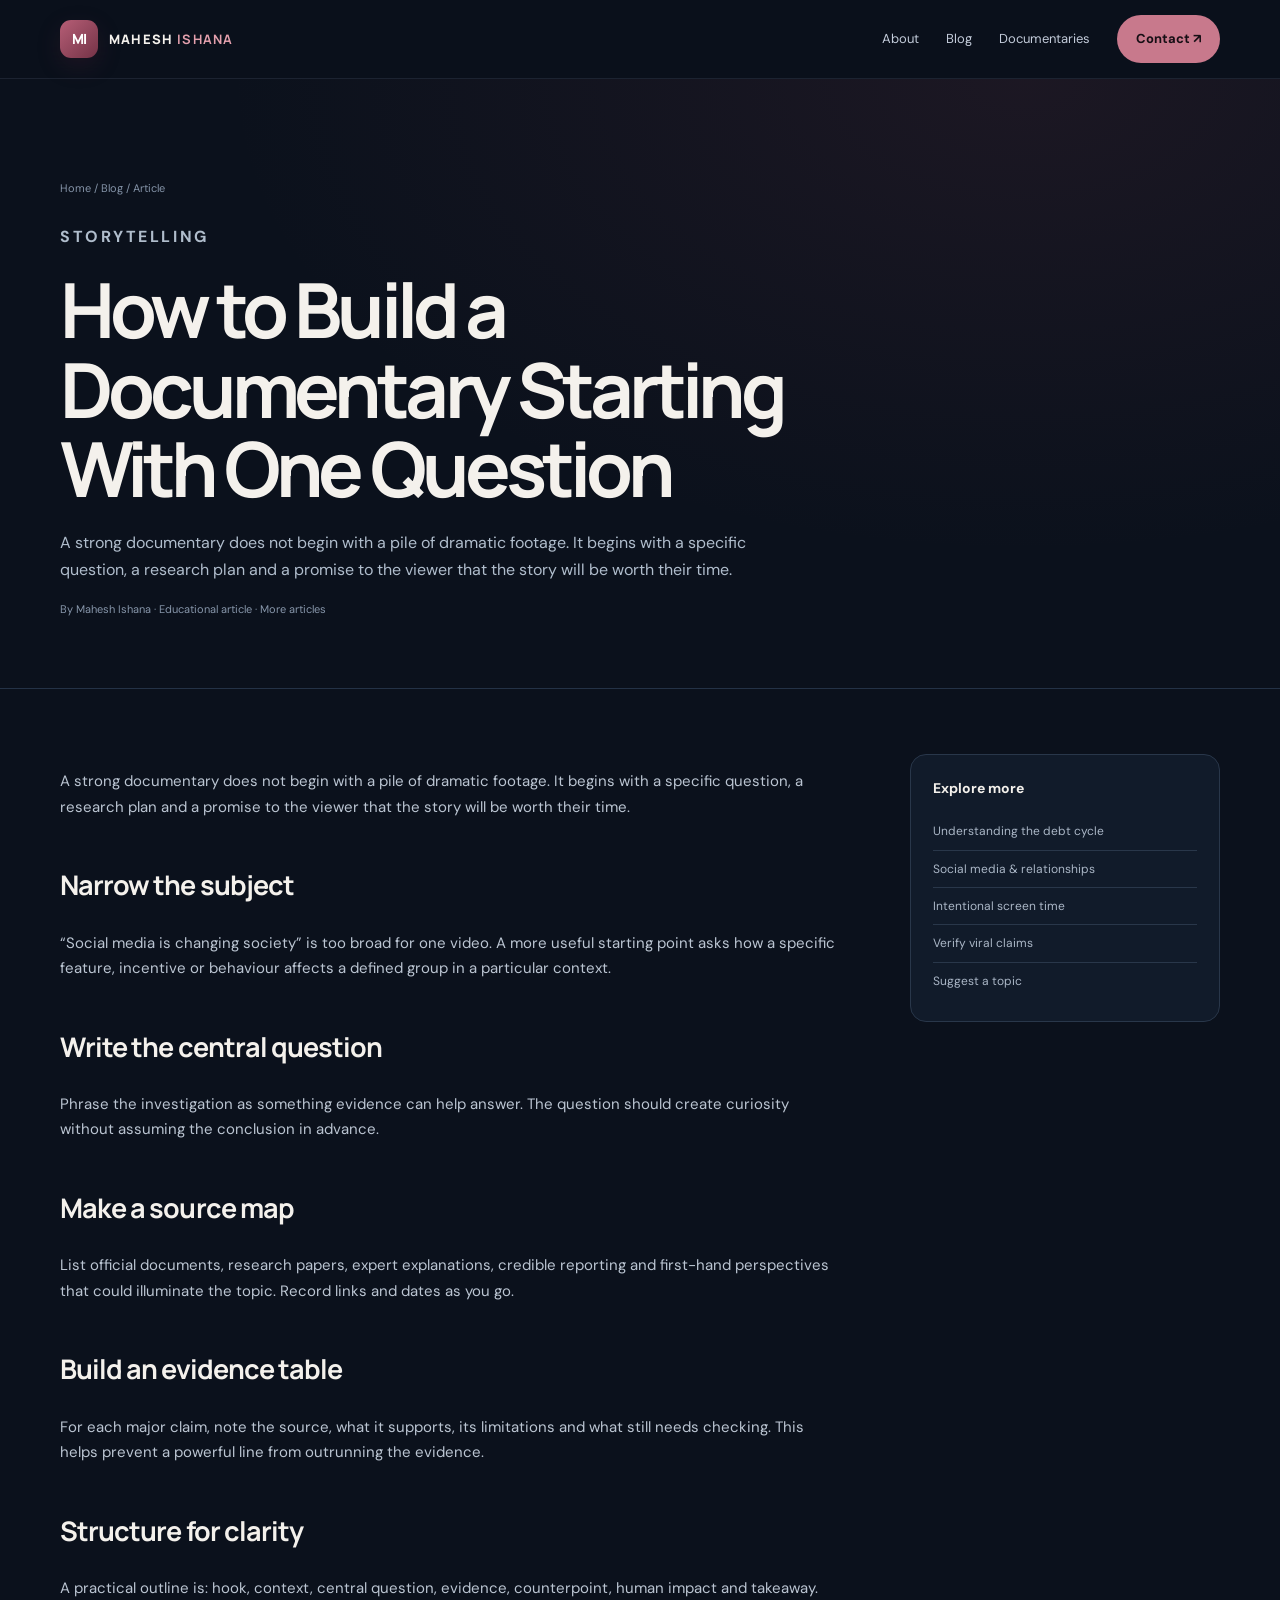
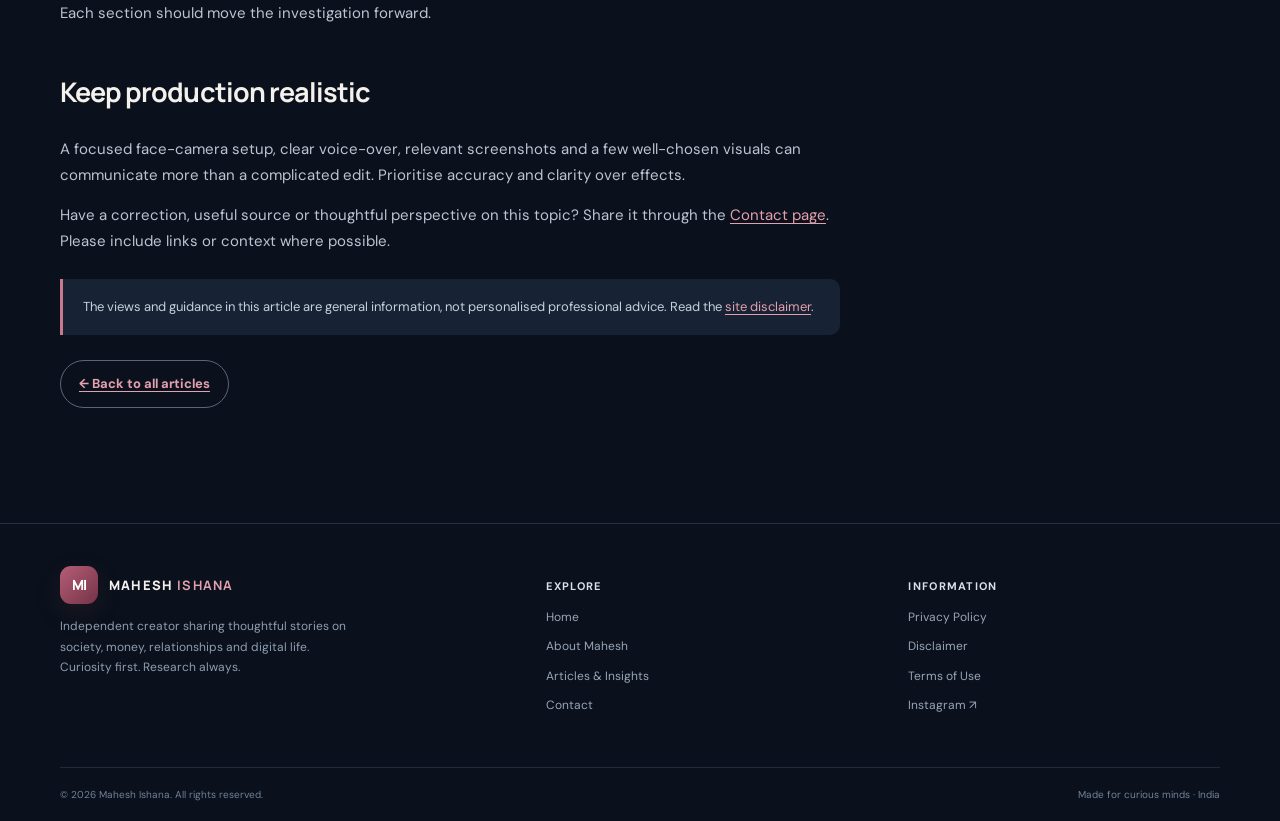
<file: building-a-documentary-from-one-question.html>
<!doctype html>
<html lang="en">
<head>
<meta charset="utf-8"><meta name="viewport" content="width=device-width,initial-scale=1">
<meta name="theme-color" content="#0b111c">
<meta name="description" content="A strong documentary does not begin with a pile of dramatic footage. It begins with a specific question, a research plan and a promise to the viewer that the story will be worth their time.">
<meta property="og:type" content="website"><meta property="og:title" content="How to Build a Documentary Starting With One Question — Mahesh Ishana"><meta property="og:description" content="A strong documentary does not begin with a pile of dramatic footage. It begins with a specific question, a research plan and a promise to the viewer that the story will be worth their time.">
<link rel="canonical" href="https://maheshishana.in/blog/building-a-documentary-from-one-question.html">
<link rel="icon" href="/assets/favicon.svg" type="image/svg+xml">
<link rel="stylesheet" href="/styles.css"><script src="/script.js" defer></script>
<title>How to Build a Documentary Starting With One Question — Mahesh Ishana</title>
</head>
<body><a class="skip-link" href="#main">Skip to content</a>

<header class="site-header"><nav class="nav shell" aria-label="Main navigation">
<a class="brand" href="/"><span class="brand-mark">MI</span><span>MAHESH <b>ISHANA</b></span></a>
<button class="menu-toggle" aria-expanded="false" aria-controls="nav-links" aria-label="Open menu">☰</button>
<div class="nav-links" id="nav-links">
<a href="/about.html">About</a><a href="/blog/">Blog</a><a href="/#work">Documentaries</a><a class="nav-cta" href="/contact.html">Contact ↗</a>
</div></nav></header>

<main id="main"><section class="page-hero"><div class="shell"><div class="breadcrumb"><a href="/">Home</a> / <a href="/blog/">Blog</a> / Article</div><p class="eyebrow">STORYTELLING</p><h1>How to Build a Documentary Starting With One Question</h1><p>A strong documentary does not begin with a pile of dramatic footage. It begins with a specific question, a research plan and a promise to the viewer that the story will be worth their time.</p><div class="post-meta">By Mahesh Ishana · Educational article · <a href="/blog/">More articles</a></div></div></section>
<section class="shell content-layout"><article class="prose">
<p>A strong documentary does not begin with a pile of dramatic footage. It begins with a specific question, a research plan and a promise to the viewer that the story will be worth their time.</p>
<h2>Narrow the subject</h2><p>“Social media is changing society” is too broad for one video. A more useful starting point asks how a specific feature, incentive or behaviour affects a defined group in a particular context.</p>
<h2>Write the central question</h2><p>Phrase the investigation as something evidence can help answer. The question should create curiosity without assuming the conclusion in advance.</p>
<h2>Make a source map</h2><p>List official documents, research papers, expert explanations, credible reporting and first-hand perspectives that could illuminate the topic. Record links and dates as you go.</p>
<h2>Build an evidence table</h2><p>For each major claim, note the source, what it supports, its limitations and what still needs checking. This helps prevent a powerful line from outrunning the evidence.</p>
<h2>Structure for clarity</h2><p>A practical outline is: hook, context, central question, evidence, counterpoint, human impact and takeaway. Each section should move the investigation forward.</p>
<h2>Keep production realistic</h2><p>A focused face-camera setup, clear voice-over, relevant screenshots and a few well-chosen visuals can communicate more than a complicated edit. Prioritise accuracy and clarity over effects.</p>
<p>Have a correction, useful source or thoughtful perspective on this topic? Share it through the <a href="/contact.html">Contact page</a>. Please include links or context where possible.</p><div class="notice">The views and guidance in this article are general information, not personalised professional advice. Read the <a href="/disclaimer.html">site disclaimer</a>.</div><p><a class="button button-outline" href="/blog/">← Back to all articles</a></p></article><aside class="side-card"><h3>Explore more</h3><a href="/blog/understanding-the-debt-cycle.html">Understanding the debt cycle</a><a href="/blog/social-media-and-relationship-boundaries.html">Social media & relationships</a><a href="/blog/intentional-screen-time.html">Intentional screen time</a><a href="/blog/how-to-check-a-viral-claim.html">Verify viral claims</a><a href="/contact.html">Suggest a topic</a></aside></section></main>
<footer class="site-footer"><div class="footer-main shell">
<div><a class="brand footer-brand" href="/"><span class="brand-mark">MI</span><span>MAHESH <b>ISHANA</b></span></a><p class="footer-brand-copy">Independent creator sharing thoughtful stories on society, money, relationships and digital life. Curiosity first. Research always.</p></div>
<div class="footer-col"><h3>Explore</h3><a href="/">Home</a><a href="/about.html">About Mahesh</a><a href="/blog/">Articles & Insights</a><a href="/contact.html">Contact</a></div>
<div class="footer-col"><h3>Information</h3><a href="/privacy-policy.html">Privacy Policy</a><a href="/disclaimer.html">Disclaimer</a><a href="/terms.html">Terms of Use</a><a href="https://www.instagram.com/maheshishana/" target="_blank" rel="noopener noreferrer">Instagram ↗</a></div>
</div><div class="footer-bottom shell"><span>© <span data-year>2026</span> Mahesh Ishana. All rights reserved.</span><span>Made for curious minds · India</span></div></footer>

</body></html>
</file>
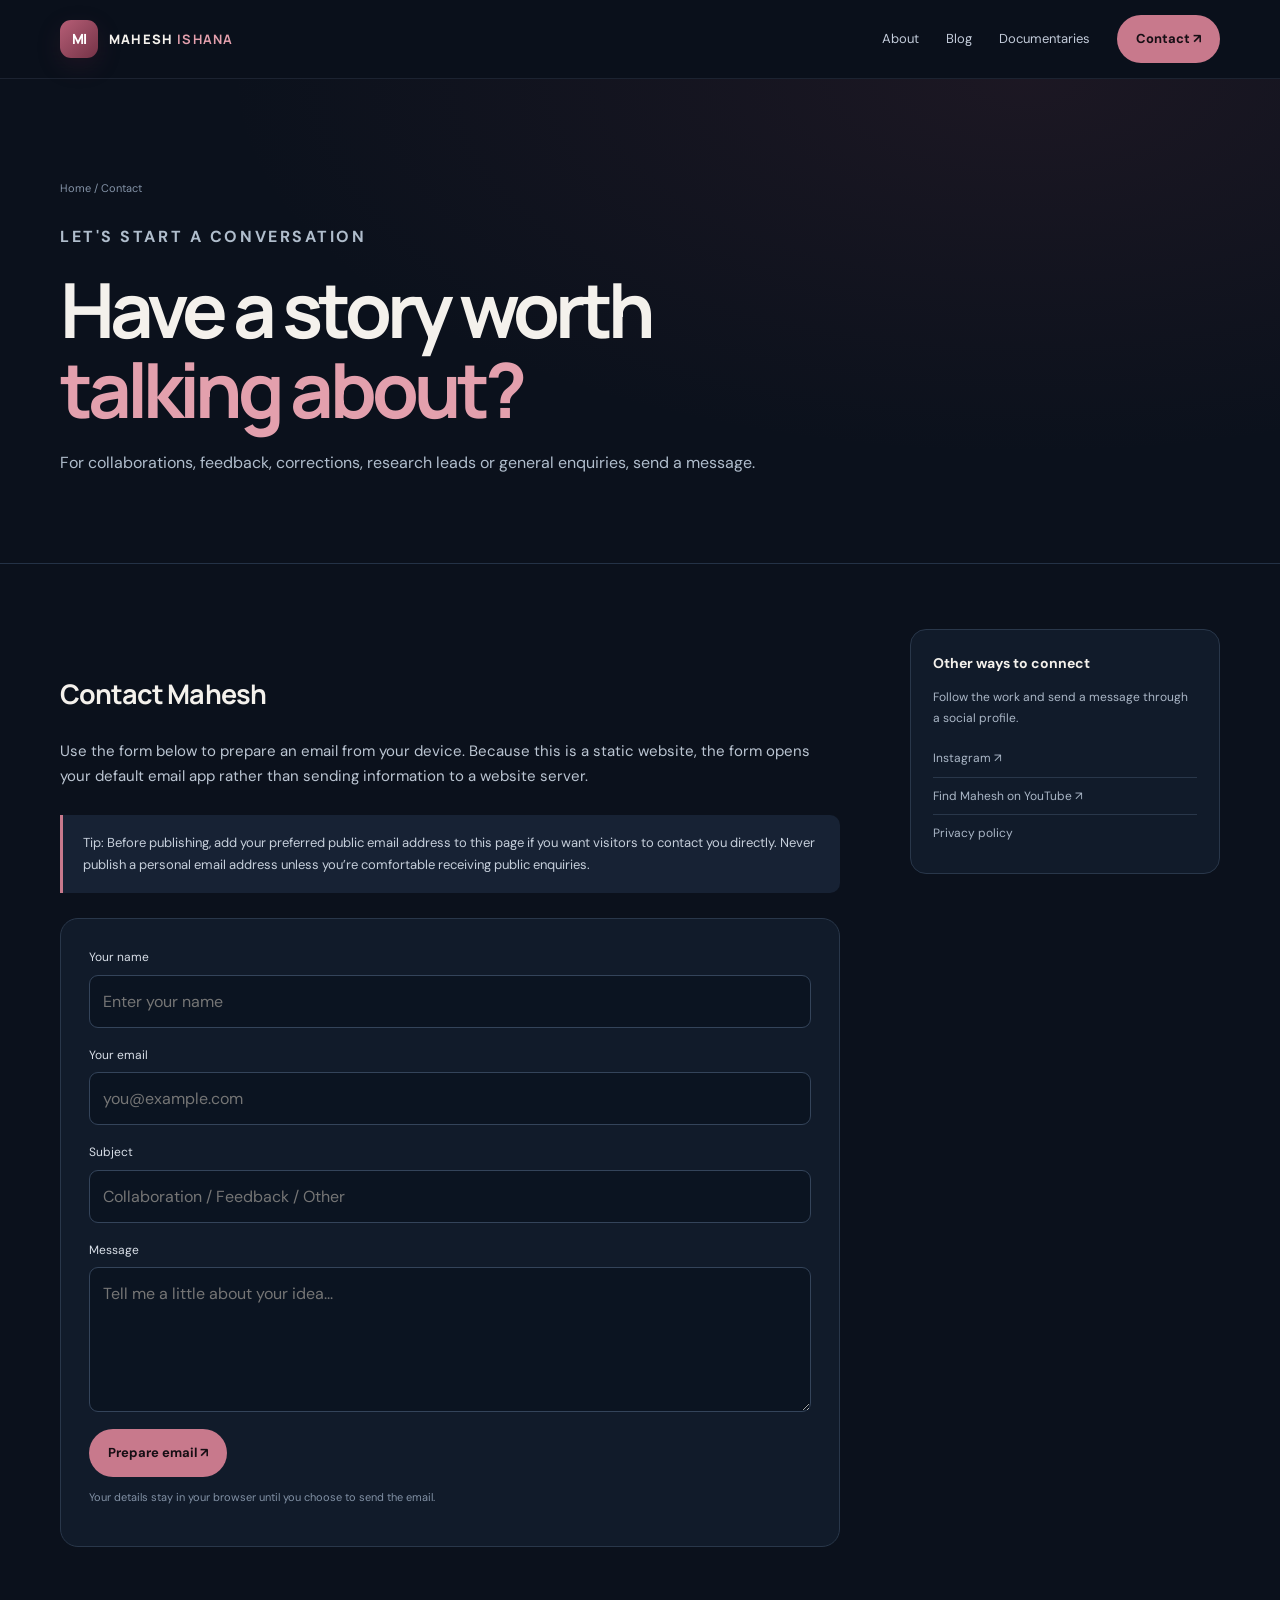
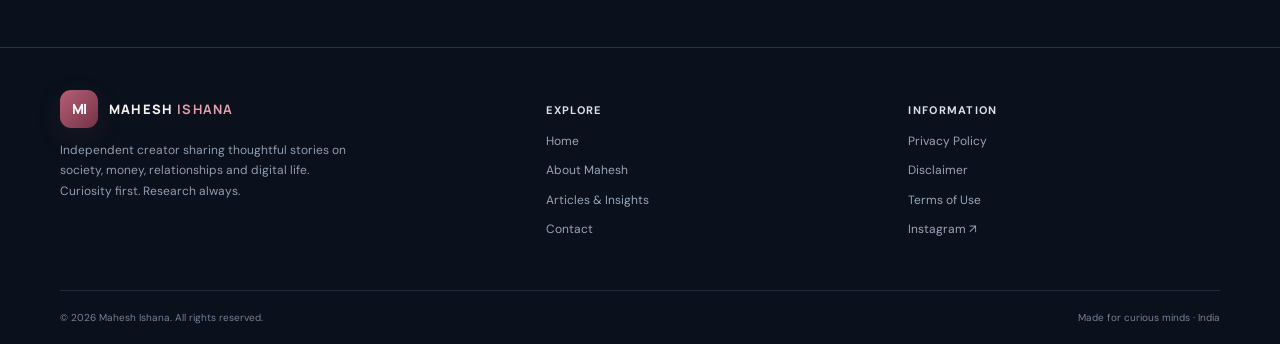
<file: contact.html>
<!doctype html>
<html lang="en">
<head>
<meta charset="utf-8"><meta name="viewport" content="width=device-width,initial-scale=1">
<meta name="theme-color" content="#0b111c">
<meta name="description" content="Contact Mahesh Ishana for documentary ideas, collaborations, feedback and corrections.">
<meta property="og:type" content="website"><meta property="og:title" content="Contact Mahesh Ishana"><meta property="og:description" content="Contact Mahesh Ishana for documentary ideas, collaborations, feedback and corrections.">
<link rel="canonical" href="https://maheshishana.in/contact.html">
<link rel="icon" href="/assets/favicon.svg" type="image/svg+xml">
<link rel="stylesheet" href="/styles.css"><script src="/script.js" defer></script>
<title>Contact Mahesh Ishana</title>
</head>
<body><a class="skip-link" href="#main">Skip to content</a>

<header class="site-header"><nav class="nav shell" aria-label="Main navigation">
<a class="brand" href="/"><span class="brand-mark">MI</span><span>MAHESH <b>ISHANA</b></span></a>
<button class="menu-toggle" aria-expanded="false" aria-controls="nav-links" aria-label="Open menu">☰</button>
<div class="nav-links" id="nav-links">
<a href="/about.html">About</a><a href="/blog/">Blog</a><a href="/#work">Documentaries</a><a class="nav-cta" href="/contact.html">Contact ↗</a>
</div></nav></header>

<main id="main"><section class="page-hero"><div class="shell"><div class="breadcrumb"><a href="/">Home</a> / Contact</div><p class="eyebrow">LET'S START A CONVERSATION</p><h1>Have a story worth<br><em>talking about?</em></h1><p>For collaborations, feedback, corrections, research leads or general enquiries, send a message.</p></div></section>
<section class="shell content-layout"><article><div class="prose"><h2>Contact Mahesh</h2><p>Use the form below to prepare an email from your device. Because this is a static website, the form opens your default email app rather than sending information to a website server.</p><div class="notice">Tip: Before publishing, add your preferred public email address to this page if you want visitors to contact you directly. Never publish a personal email address unless you’re comfortable receiving public enquiries.</div></div><form class="form-card" data-contact-form><div class="field"><label for="name">Your name</label><input id="name" name="name" autocomplete="name" required maxlength="100" placeholder="Enter your name"></div><div class="field"><label for="email">Your email</label><input id="email" name="email" type="email" autocomplete="email" required maxlength="160" placeholder="you@example.com"></div><div class="field"><label for="subject">Subject</label><input id="subject" name="subject" required maxlength="160" placeholder="Collaboration / Feedback / Other"></div><div class="field"><label for="message">Message</label><textarea id="message" name="message" required maxlength="5000" placeholder="Tell me a little about your idea..."></textarea></div><button class="button button-primary" type="submit">Prepare email ↗</button><p class="small-note" data-form-status aria-live="polite">Your details stay in your browser until you choose to send the email.</p></form></article><aside class="side-card"><h3>Other ways to connect</h3><p>Follow the work and send a message through a social profile.</p><a href="https://www.instagram.com/maheshishana/" target="_blank" rel="noopener noreferrer">Instagram ↗</a><a href="https://www.youtube.com/results?search_query=Mahesh+Ishana" target="_blank" rel="noopener noreferrer">Find Mahesh on YouTube ↗</a><a href="/privacy-policy.html">Privacy policy</a></aside></section></main>

<footer class="site-footer"><div class="footer-main shell">
<div><a class="brand footer-brand" href="/"><span class="brand-mark">MI</span><span>MAHESH <b>ISHANA</b></span></a><p class="footer-brand-copy">Independent creator sharing thoughtful stories on society, money, relationships and digital life. Curiosity first. Research always.</p></div>
<div class="footer-col"><h3>Explore</h3><a href="/">Home</a><a href="/about.html">About Mahesh</a><a href="/blog/">Articles & Insights</a><a href="/contact.html">Contact</a></div>
<div class="footer-col"><h3>Information</h3><a href="/privacy-policy.html">Privacy Policy</a><a href="/disclaimer.html">Disclaimer</a><a href="/terms.html">Terms of Use</a><a href="https://www.instagram.com/mahesh_ishana/" target="_blank" rel="noopener noreferrer">Instagram ↗</a></div>
</div><div class="footer-bottom shell"><span>© <span data-year>2026</span> Mahesh Ishana. All rights reserved.</span><span>Made for curious minds · India</span></div></footer>

</body></html>
</file>
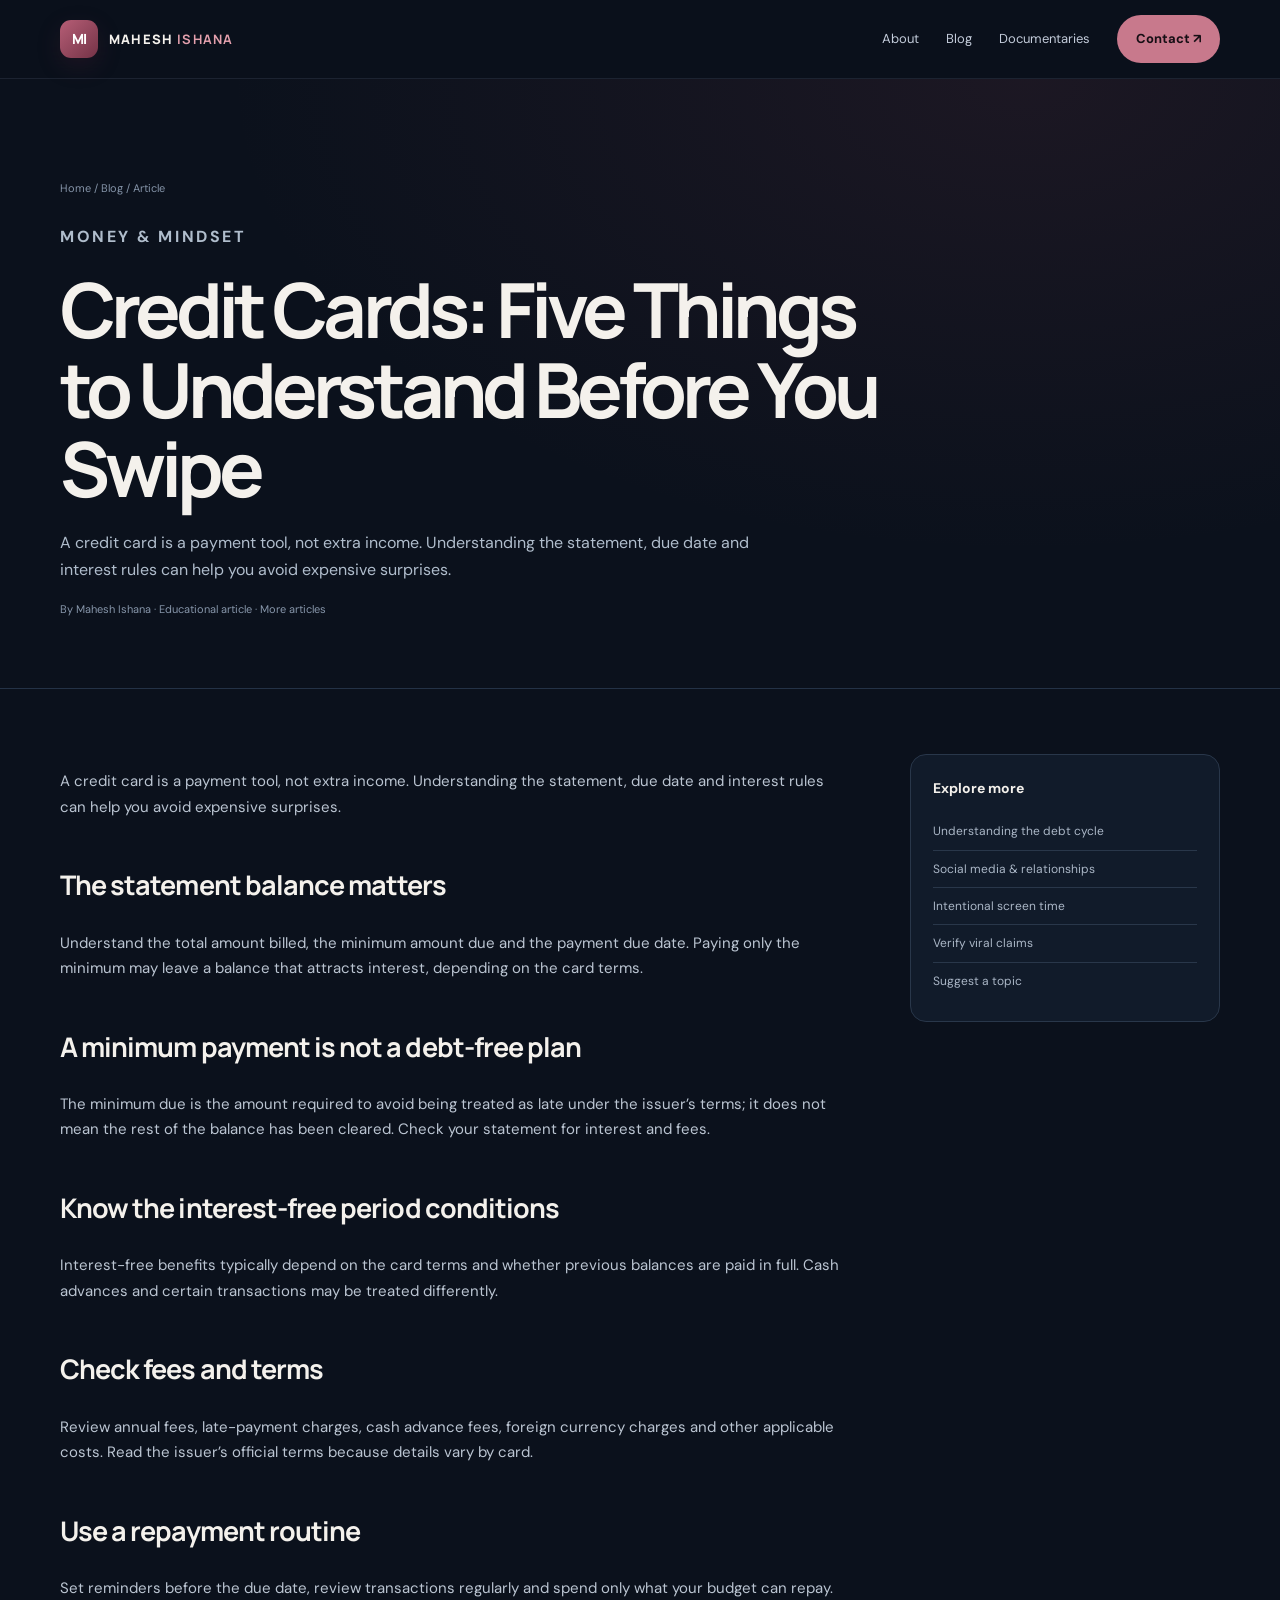
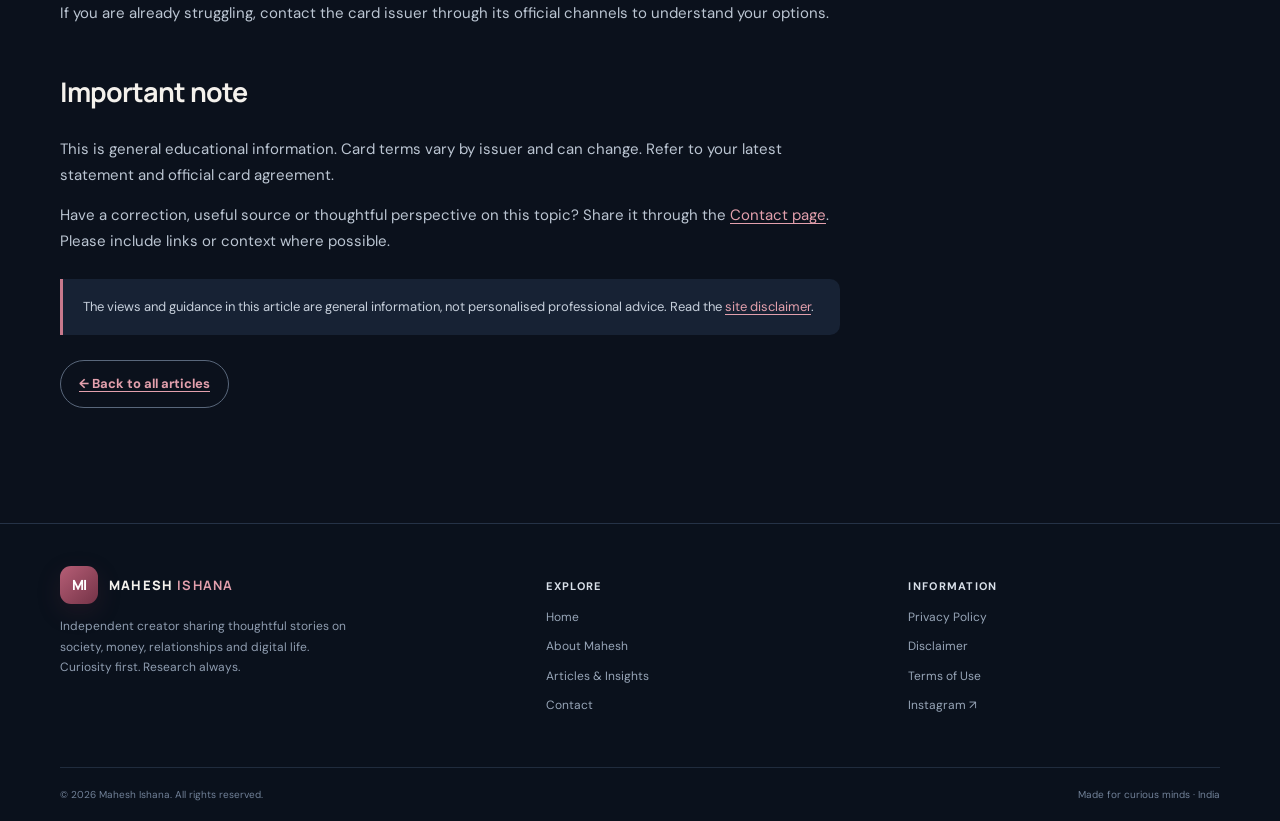
<file: credit-card-basics-before-swiping.html>
<!doctype html>
<html lang="en">
<head>
<meta charset="utf-8"><meta name="viewport" content="width=device-width,initial-scale=1">
<meta name="theme-color" content="#0b111c">
<meta name="description" content="A credit card is a payment tool, not extra income. Understanding the statement, due date and interest rules can help you avoid expensive surprises.">
<meta property="og:type" content="website"><meta property="og:title" content="Credit Cards: Five Things to Understand Before You Swipe — Mahesh Ishana"><meta property="og:description" content="A credit card is a payment tool, not extra income. Understanding the statement, due date and interest rules can help you avoid expensive surprises.">
<link rel="canonical" href="https://maheshishana.in/blog/credit-card-basics-before-swiping.html">
<link rel="icon" href="/assets/favicon.svg" type="image/svg+xml">
<link rel="stylesheet" href="/styles.css"><script src="/script.js" defer></script>
<title>Credit Cards: Five Things to Understand Before You Swipe — Mahesh Ishana</title>
</head>
<body><a class="skip-link" href="#main">Skip to content</a>

<header class="site-header"><nav class="nav shell" aria-label="Main navigation">
<a class="brand" href="/"><span class="brand-mark">MI</span><span>MAHESH <b>ISHANA</b></span></a>
<button class="menu-toggle" aria-expanded="false" aria-controls="nav-links" aria-label="Open menu">☰</button>
<div class="nav-links" id="nav-links">
<a href="/about.html">About</a><a href="/blog/">Blog</a><a href="/#work">Documentaries</a><a class="nav-cta" href="/contact.html">Contact ↗</a>
</div></nav></header>

<main id="main"><section class="page-hero"><div class="shell"><div class="breadcrumb"><a href="/">Home</a> / <a href="/blog/">Blog</a> / Article</div><p class="eyebrow">MONEY & MINDSET</p><h1>Credit Cards: Five Things to Understand Before You Swipe</h1><p>A credit card is a payment tool, not extra income. Understanding the statement, due date and interest rules can help you avoid expensive surprises.</p><div class="post-meta">By Mahesh Ishana · Educational article · <a href="/blog/">More articles</a></div></div></section>
<section class="shell content-layout"><article class="prose">
<p>A credit card is a payment tool, not extra income. Understanding the statement, due date and interest rules can help you avoid expensive surprises.</p>
<h2>The statement balance matters</h2><p>Understand the total amount billed, the minimum amount due and the payment due date. Paying only the minimum may leave a balance that attracts interest, depending on the card terms.</p>
<h2>A minimum payment is not a debt-free plan</h2><p>The minimum due is the amount required to avoid being treated as late under the issuer’s terms; it does not mean the rest of the balance has been cleared. Check your statement for interest and fees.</p>
<h2>Know the interest-free period conditions</h2><p>Interest-free benefits typically depend on the card terms and whether previous balances are paid in full. Cash advances and certain transactions may be treated differently.</p>
<h2>Check fees and terms</h2><p>Review annual fees, late-payment charges, cash advance fees, foreign currency charges and other applicable costs. Read the issuer’s official terms because details vary by card.</p>
<h2>Use a repayment routine</h2><p>Set reminders before the due date, review transactions regularly and spend only what your budget can repay. If you are already struggling, contact the card issuer through its official channels to understand your options.</p>
<h2>Important note</h2><p>This is general educational information. Card terms vary by issuer and can change. Refer to your latest statement and official card agreement.</p>
<p>Have a correction, useful source or thoughtful perspective on this topic? Share it through the <a href="/contact.html">Contact page</a>. Please include links or context where possible.</p><div class="notice">The views and guidance in this article are general information, not personalised professional advice. Read the <a href="/disclaimer.html">site disclaimer</a>.</div><p><a class="button button-outline" href="/blog/">← Back to all articles</a></p></article><aside class="side-card"><h3>Explore more</h3><a href="/blog/understanding-the-debt-cycle.html">Understanding the debt cycle</a><a href="/blog/social-media-and-relationship-boundaries.html">Social media & relationships</a><a href="/blog/intentional-screen-time.html">Intentional screen time</a><a href="/blog/how-to-check-a-viral-claim.html">Verify viral claims</a><a href="/contact.html">Suggest a topic</a></aside></section></main>
<footer class="site-footer"><div class="footer-main shell">
<div><a class="brand footer-brand" href="/"><span class="brand-mark">MI</span><span>MAHESH <b>ISHANA</b></span></a><p class="footer-brand-copy">Independent creator sharing thoughtful stories on society, money, relationships and digital life. Curiosity first. Research always.</p></div>
<div class="footer-col"><h3>Explore</h3><a href="/">Home</a><a href="/about.html">About Mahesh</a><a href="/blog/">Articles & Insights</a><a href="/contact.html">Contact</a></div>
<div class="footer-col"><h3>Information</h3><a href="/privacy-policy.html">Privacy Policy</a><a href="/disclaimer.html">Disclaimer</a><a href="/terms.html">Terms of Use</a><a href="https://www.instagram.com/maheshishana/" target="_blank" rel="noopener noreferrer">Instagram ↗</a></div>
</div><div class="footer-bottom shell"><span>© <span data-year>2026</span> Mahesh Ishana. All rights reserved.</span><span>Made for curious minds · India</span></div></footer>

</body></html>
</file>
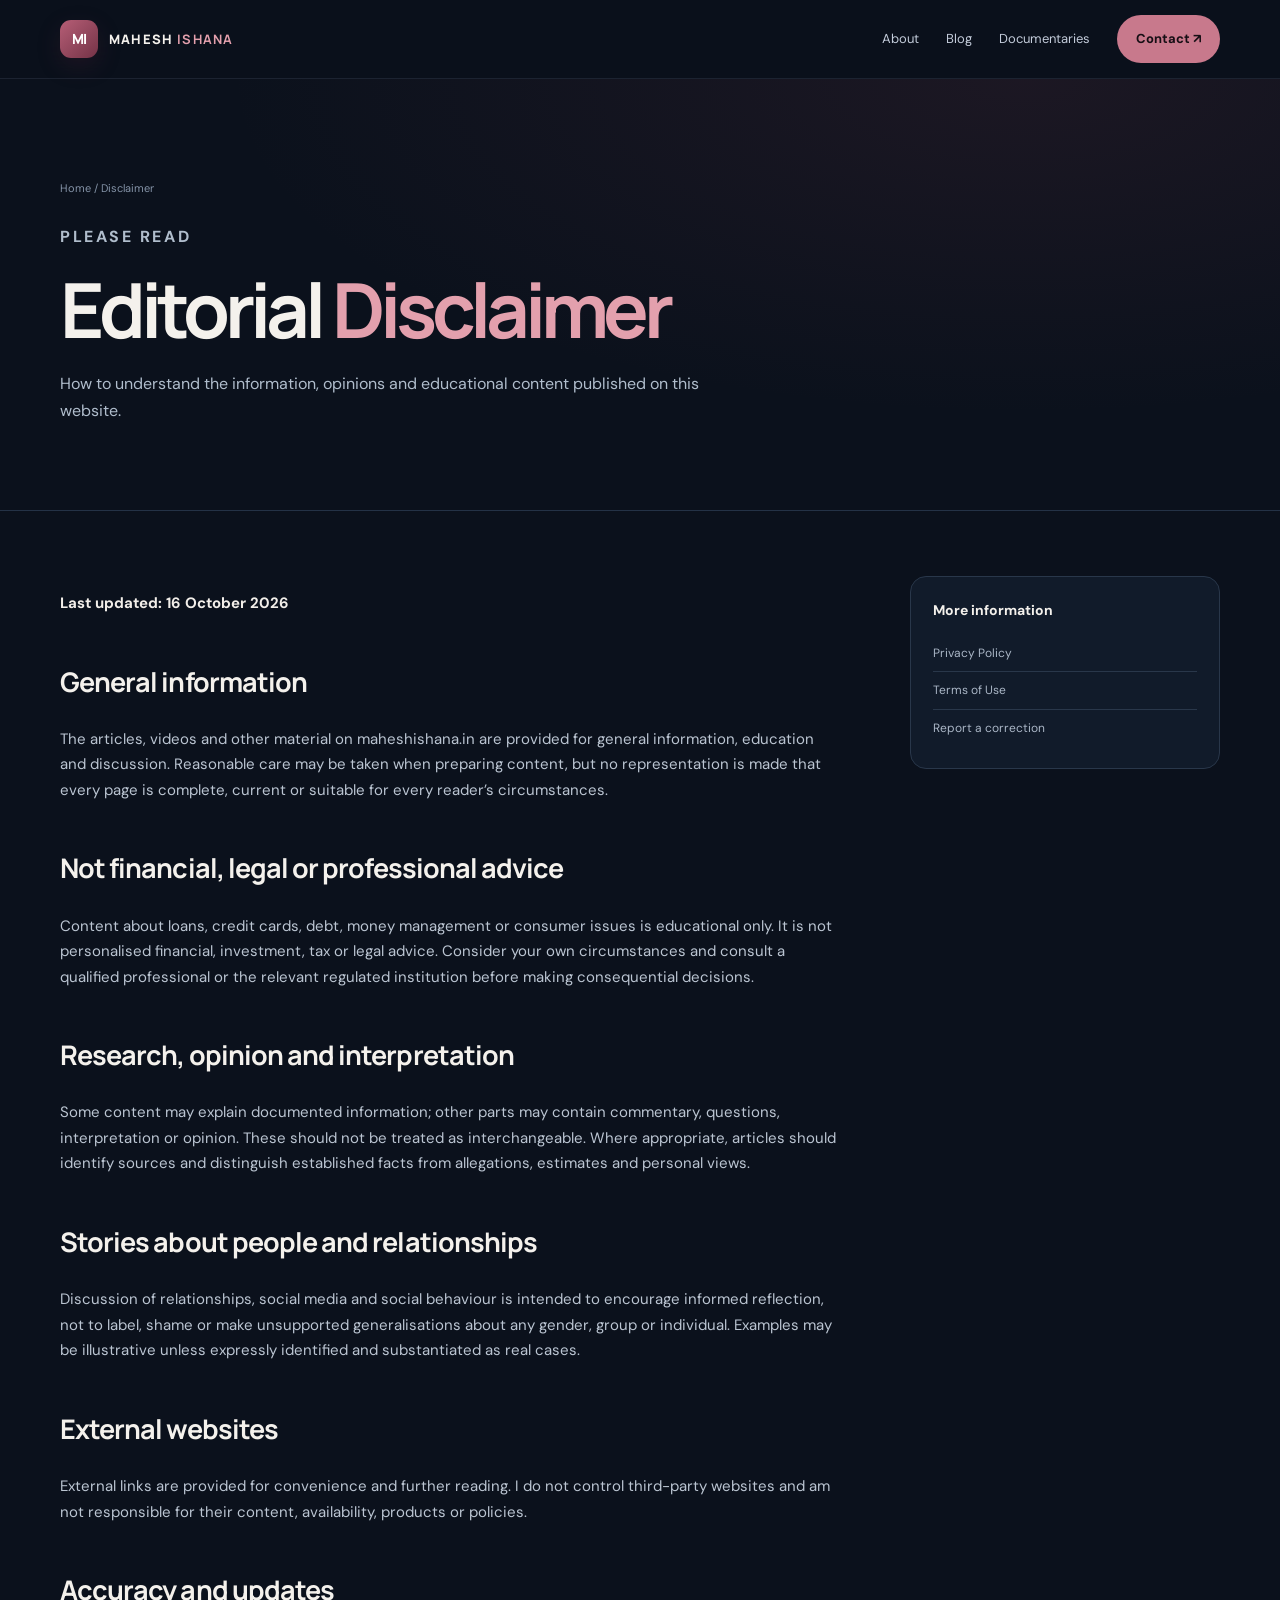
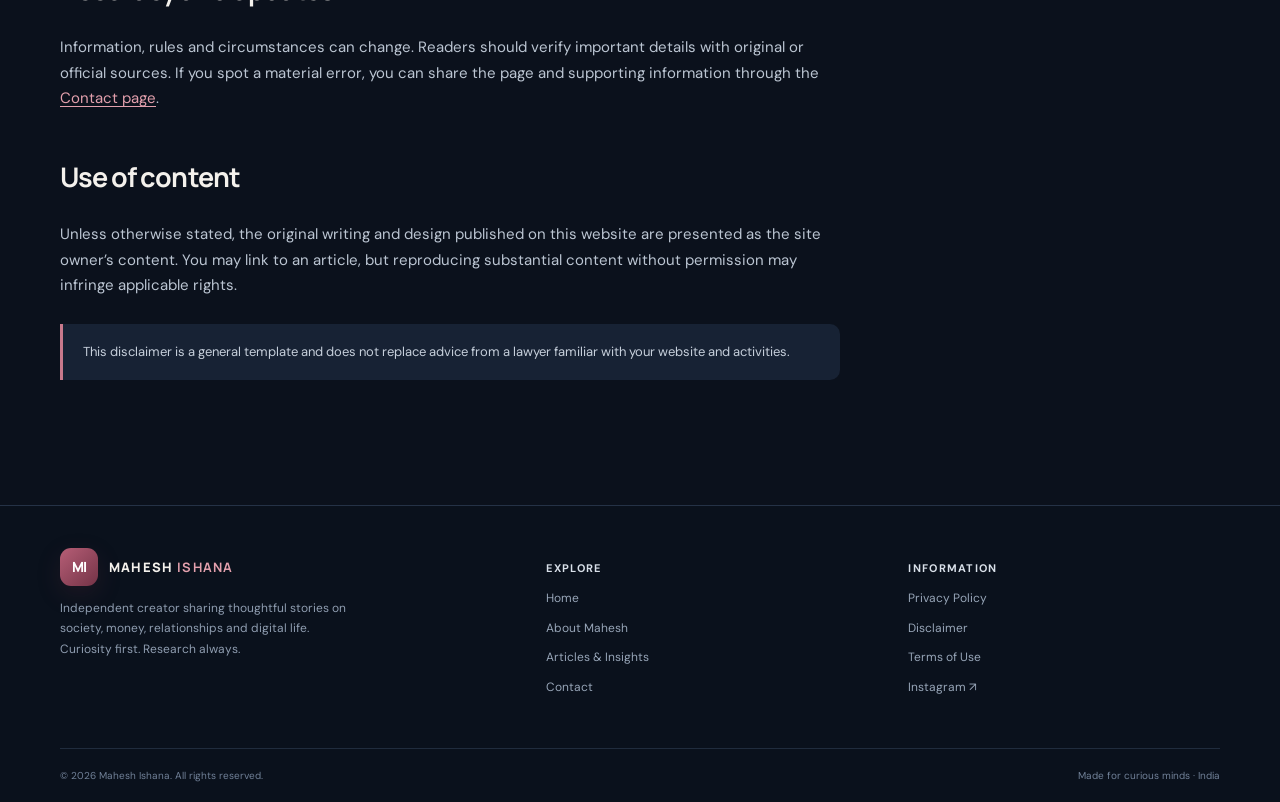
<file: disclaimer.html>
<!doctype html>
<html lang="en">
<head>
<meta charset="utf-8"><meta name="viewport" content="width=device-width,initial-scale=1">
<meta name="theme-color" content="#0b111c">
<meta name="description" content="Editorial and educational content disclaimer for maheshishana.in.">
<meta property="og:type" content="website"><meta property="og:title" content="Disclaimer — Mahesh Ishana"><meta property="og:description" content="Editorial and educational content disclaimer for maheshishana.in.">
<link rel="canonical" href="https://maheshishana.in/disclaimer.html">
<link rel="icon" href="/assets/favicon.svg" type="image/svg+xml">
<link rel="stylesheet" href="/styles.css"><script src="/script.js" defer></script>
<title>Disclaimer — Mahesh Ishana</title>
</head>
<body><a class="skip-link" href="#main">Skip to content</a>

<header class="site-header"><nav class="nav shell" aria-label="Main navigation">
<a class="brand" href="/"><span class="brand-mark">MI</span><span>MAHESH <b>ISHANA</b></span></a>
<button class="menu-toggle" aria-expanded="false" aria-controls="nav-links" aria-label="Open menu">☰</button>
<div class="nav-links" id="nav-links">
<a href="/about.html">About</a><a href="/blog/">Blog</a><a href="/#work">Documentaries</a><a class="nav-cta" href="/contact.html">Contact ↗</a>
</div></nav></header>

<main id="main"><section class="page-hero"><div class="shell"><div class="breadcrumb"><a href="/">Home</a> / Disclaimer</div><p class="eyebrow">PLEASE READ</p><h1>Editorial <em>Disclaimer</em></h1><p>How to understand the information, opinions and educational content published on this website.</p></div></section>
<section class="shell content-layout"><article class="prose"><p><strong>Last updated: 16 October 2026</strong></p><h2>General information</h2><p>The articles, videos and other material on maheshishana.in are provided for general information, education and discussion. Reasonable care may be taken when preparing content, but no representation is made that every page is complete, current or suitable for every reader’s circumstances.</p><h2>Not financial, legal or professional advice</h2><p>Content about loans, credit cards, debt, money management or consumer issues is educational only. It is not personalised financial, investment, tax or legal advice. Consider your own circumstances and consult a qualified professional or the relevant regulated institution before making consequential decisions.</p><h2>Research, opinion and interpretation</h2><p>Some content may explain documented information; other parts may contain commentary, questions, interpretation or opinion. These should not be treated as interchangeable. Where appropriate, articles should identify sources and distinguish established facts from allegations, estimates and personal views.</p><h2>Stories about people and relationships</h2><p>Discussion of relationships, social media and social behaviour is intended to encourage informed reflection, not to label, shame or make unsupported generalisations about any gender, group or individual. Examples may be illustrative unless expressly identified and substantiated as real cases.</p><h2>External websites</h2><p>External links are provided for convenience and further reading. I do not control third-party websites and am not responsible for their content, availability, products or policies.</p><h2>Accuracy and updates</h2><p>Information, rules and circumstances can change. Readers should verify important details with original or official sources. If you spot a material error, you can share the page and supporting information through the <a href="/contact.html">Contact page</a>.</p><h2>Use of content</h2><p>Unless otherwise stated, the original writing and design published on this website are presented as the site owner’s content. You may link to an article, but reproducing substantial content without permission may infringe applicable rights.</p><div class="notice">This disclaimer is a general template and does not replace advice from a lawyer familiar with your website and activities.</div></article><aside class="side-card"><h3>More information</h3><a href="/privacy-policy.html">Privacy Policy</a><a href="/terms.html">Terms of Use</a><a href="/contact.html">Report a correction</a></aside></section></main>

<footer class="site-footer"><div class="footer-main shell">
<div><a class="brand footer-brand" href="/"><span class="brand-mark">MI</span><span>MAHESH <b>ISHANA</b></span></a><p class="footer-brand-copy">Independent creator sharing thoughtful stories on society, money, relationships and digital life. Curiosity first. Research always.</p></div>
<div class="footer-col"><h3>Explore</h3><a href="/">Home</a><a href="/about.html">About Mahesh</a><a href="/blog/">Articles & Insights</a><a href="/contact.html">Contact</a></div>
<div class="footer-col"><h3>Information</h3><a href="/privacy-policy.html">Privacy Policy</a><a href="/disclaimer.html">Disclaimer</a><a href="/terms.html">Terms of Use</a><a href="https://www.instagram.com/maheshishana/" target="_blank" rel="noopener noreferrer">Instagram ↗</a></div>
</div><div class="footer-bottom shell"><span>© <span data-year>2026</span> Mahesh Ishana. All rights reserved.</span><span>Made for curious minds · India</span></div></footer>

</body></html>
</file>
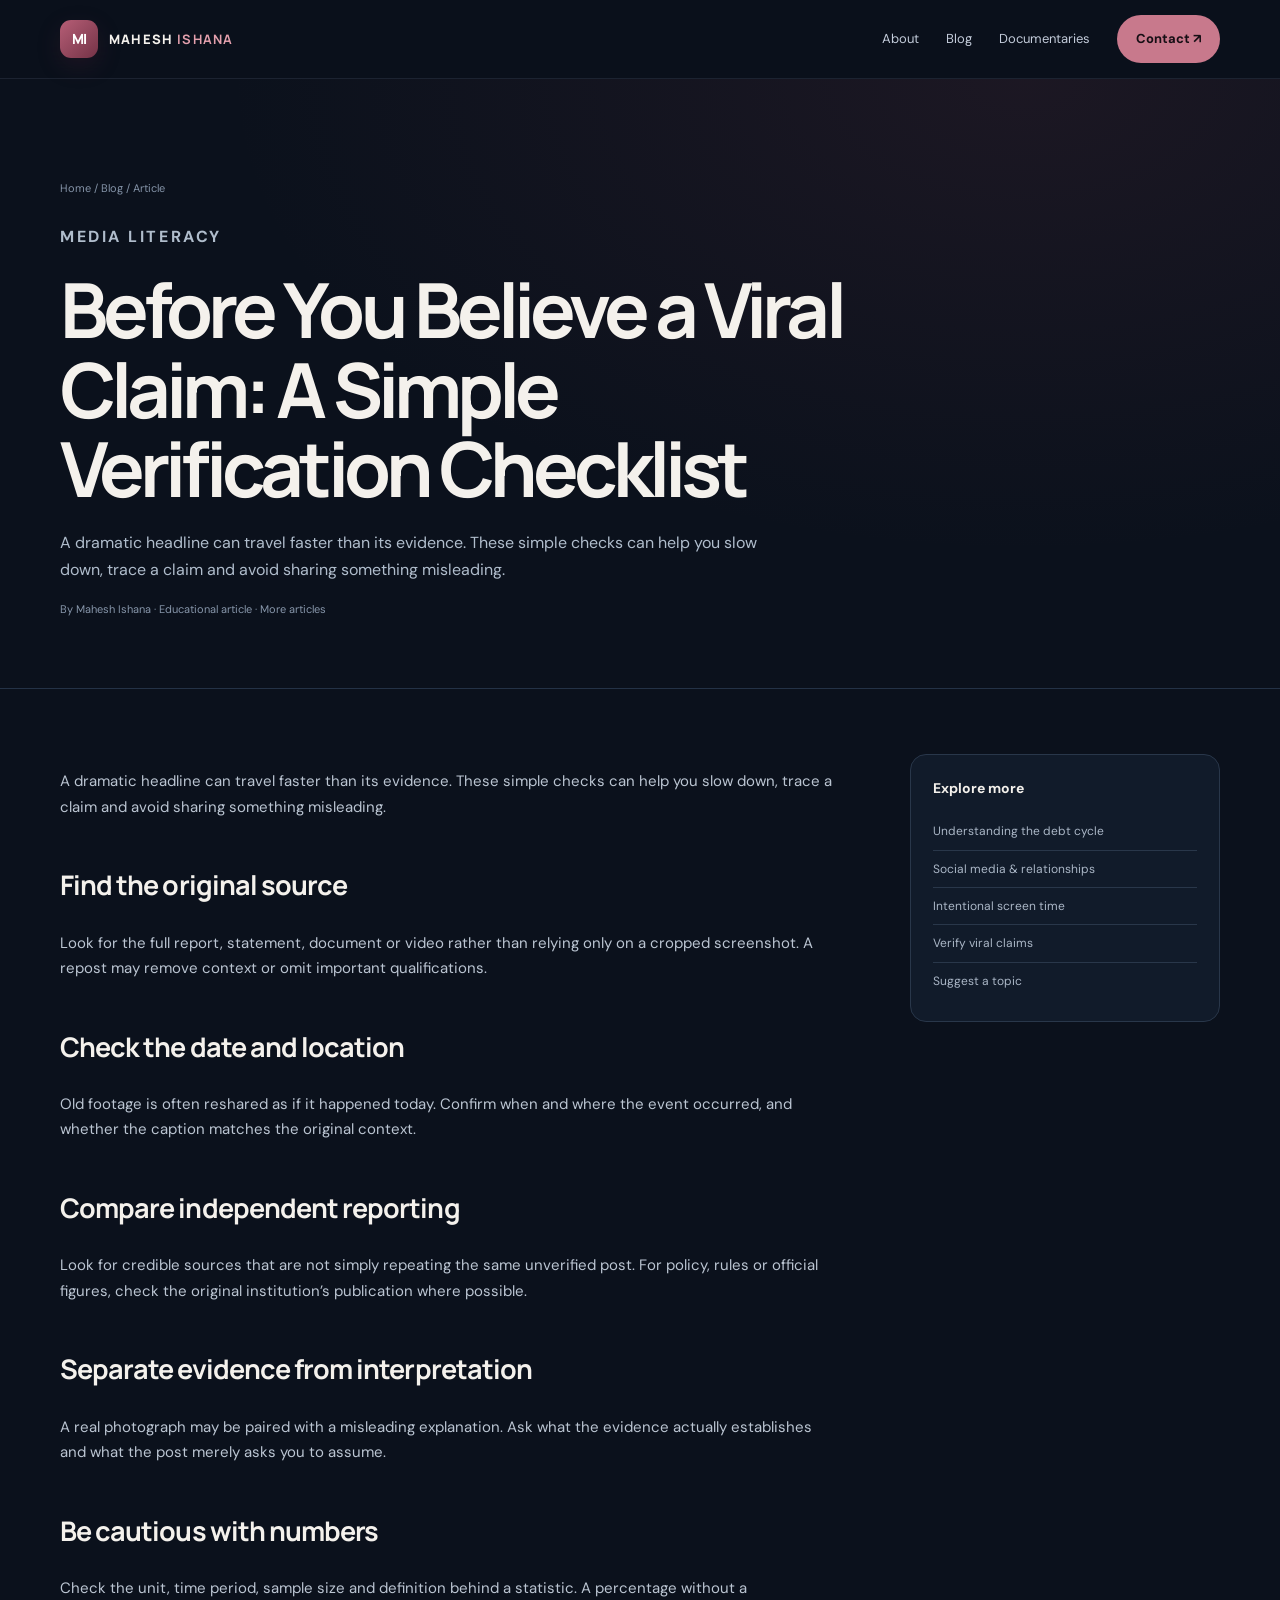
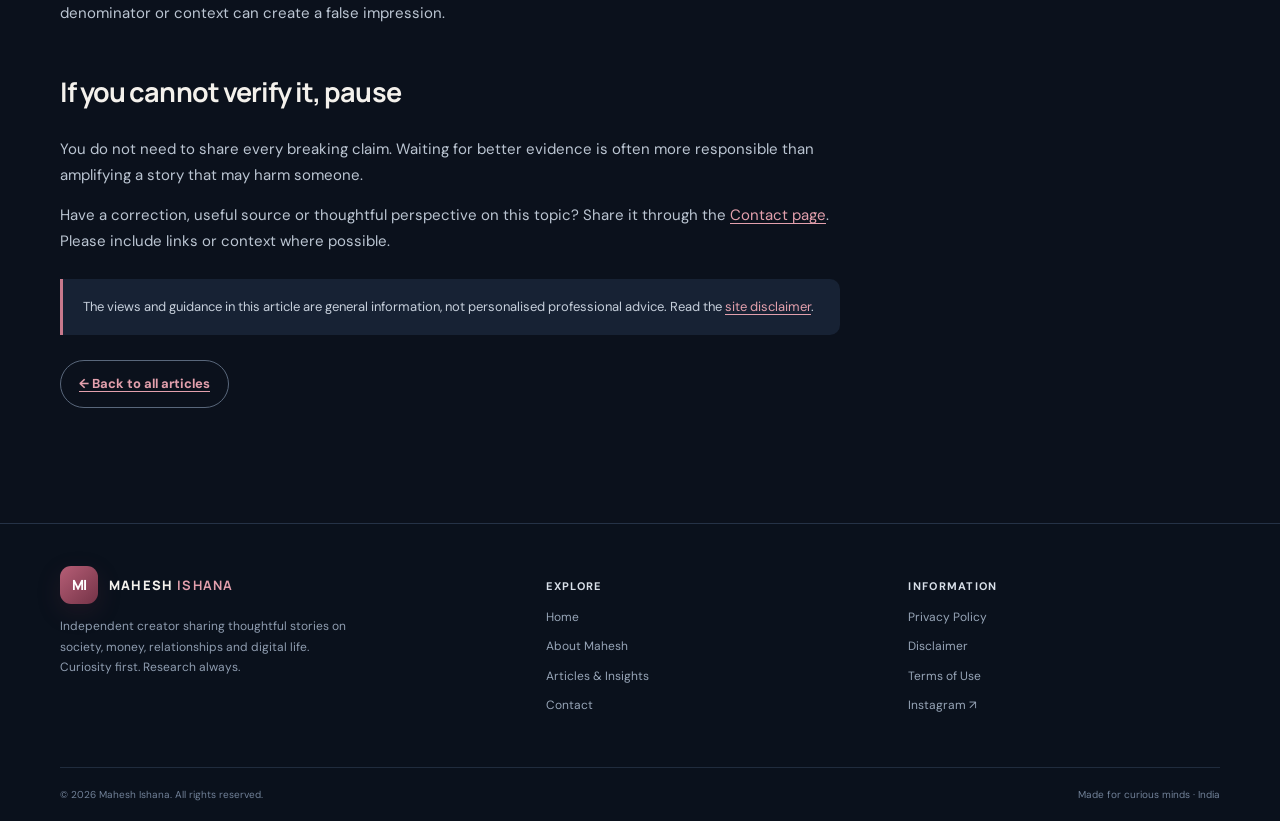
<file: how-to-check-a-viral-claim.html>
<!doctype html>
<html lang="en">
<head>
<meta charset="utf-8"><meta name="viewport" content="width=device-width,initial-scale=1">
<meta name="theme-color" content="#0b111c">
<meta name="description" content="A dramatic headline can travel faster than its evidence. These simple checks can help you slow down, trace a claim and avoid sharing something misleading.">
<meta property="og:type" content="website"><meta property="og:title" content="Before You Believe a Viral Claim: A Simple Verification Checklist — Mahesh Ishana"><meta property="og:description" content="A dramatic headline can travel faster than its evidence. These simple checks can help you slow down, trace a claim and avoid sharing something misleading.">
<link rel="canonical" href="https://maheshishana.in/blog/how-to-check-a-viral-claim.html">
<link rel="icon" href="/assets/favicon.svg" type="image/svg+xml">
<link rel="stylesheet" href="/styles.css"><script src="/script.js" defer></script>
<title>Before You Believe a Viral Claim: A Simple Verification Checklist — Mahesh Ishana</title>
</head>
<body><a class="skip-link" href="#main">Skip to content</a>

<header class="site-header"><nav class="nav shell" aria-label="Main navigation">
<a class="brand" href="/"><span class="brand-mark">MI</span><span>MAHESH <b>ISHANA</b></span></a>
<button class="menu-toggle" aria-expanded="false" aria-controls="nav-links" aria-label="Open menu">☰</button>
<div class="nav-links" id="nav-links">
<a href="/about.html">About</a><a href="/blog/">Blog</a><a href="/#work">Documentaries</a><a class="nav-cta" href="/contact.html">Contact ↗</a>
</div></nav></header>

<main id="main"><section class="page-hero"><div class="shell"><div class="breadcrumb"><a href="/">Home</a> / <a href="/blog/">Blog</a> / Article</div><p class="eyebrow">MEDIA LITERACY</p><h1>Before You Believe a Viral Claim: A Simple Verification Checklist</h1><p>A dramatic headline can travel faster than its evidence. These simple checks can help you slow down, trace a claim and avoid sharing something misleading.</p><div class="post-meta">By Mahesh Ishana · Educational article · <a href="/blog/">More articles</a></div></div></section>
<section class="shell content-layout"><article class="prose">
<p>A dramatic headline can travel faster than its evidence. These simple checks can help you slow down, trace a claim and avoid sharing something misleading.</p>
<h2>Find the original source</h2><p>Look for the full report, statement, document or video rather than relying only on a cropped screenshot. A repost may remove context or omit important qualifications.</p>
<h2>Check the date and location</h2><p>Old footage is often reshared as if it happened today. Confirm when and where the event occurred, and whether the caption matches the original context.</p>
<h2>Compare independent reporting</h2><p>Look for credible sources that are not simply repeating the same unverified post. For policy, rules or official figures, check the original institution’s publication where possible.</p>
<h2>Separate evidence from interpretation</h2><p>A real photograph may be paired with a misleading explanation. Ask what the evidence actually establishes and what the post merely asks you to assume.</p>
<h2>Be cautious with numbers</h2><p>Check the unit, time period, sample size and definition behind a statistic. A percentage without a denominator or context can create a false impression.</p>
<h2>If you cannot verify it, pause</h2><p>You do not need to share every breaking claim. Waiting for better evidence is often more responsible than amplifying a story that may harm someone.</p>
<p>Have a correction, useful source or thoughtful perspective on this topic? Share it through the <a href="/contact.html">Contact page</a>. Please include links or context where possible.</p><div class="notice">The views and guidance in this article are general information, not personalised professional advice. Read the <a href="/disclaimer.html">site disclaimer</a>.</div><p><a class="button button-outline" href="/blog/">← Back to all articles</a></p></article><aside class="side-card"><h3>Explore more</h3><a href="/blog/understanding-the-debt-cycle.html">Understanding the debt cycle</a><a href="/blog/social-media-and-relationship-boundaries.html">Social media & relationships</a><a href="/blog/intentional-screen-time.html">Intentional screen time</a><a href="/blog/how-to-check-a-viral-claim.html">Verify viral claims</a><a href="/contact.html">Suggest a topic</a></aside></section></main>
<footer class="site-footer"><div class="footer-main shell">
<div><a class="brand footer-brand" href="/"><span class="brand-mark">MI</span><span>MAHESH <b>ISHANA</b></span></a><p class="footer-brand-copy">Independent creator sharing thoughtful stories on society, money, relationships and digital life. Curiosity first. Research always.</p></div>
<div class="footer-col"><h3>Explore</h3><a href="/">Home</a><a href="/about.html">About Mahesh</a><a href="/blog/">Articles & Insights</a><a href="/contact.html">Contact</a></div>
<div class="footer-col"><h3>Information</h3><a href="/privacy-policy.html">Privacy Policy</a><a href="/disclaimer.html">Disclaimer</a><a href="/terms.html">Terms of Use</a><a href="https://www.instagram.com/maheshishana/" target="_blank" rel="noopener noreferrer">Instagram ↗</a></div>
</div><div class="footer-bottom shell"><span>© <span data-year>2026</span> Mahesh Ishana. All rights reserved.</span><span>Made for curious minds · India</span></div></footer>

</body></html>
</file>
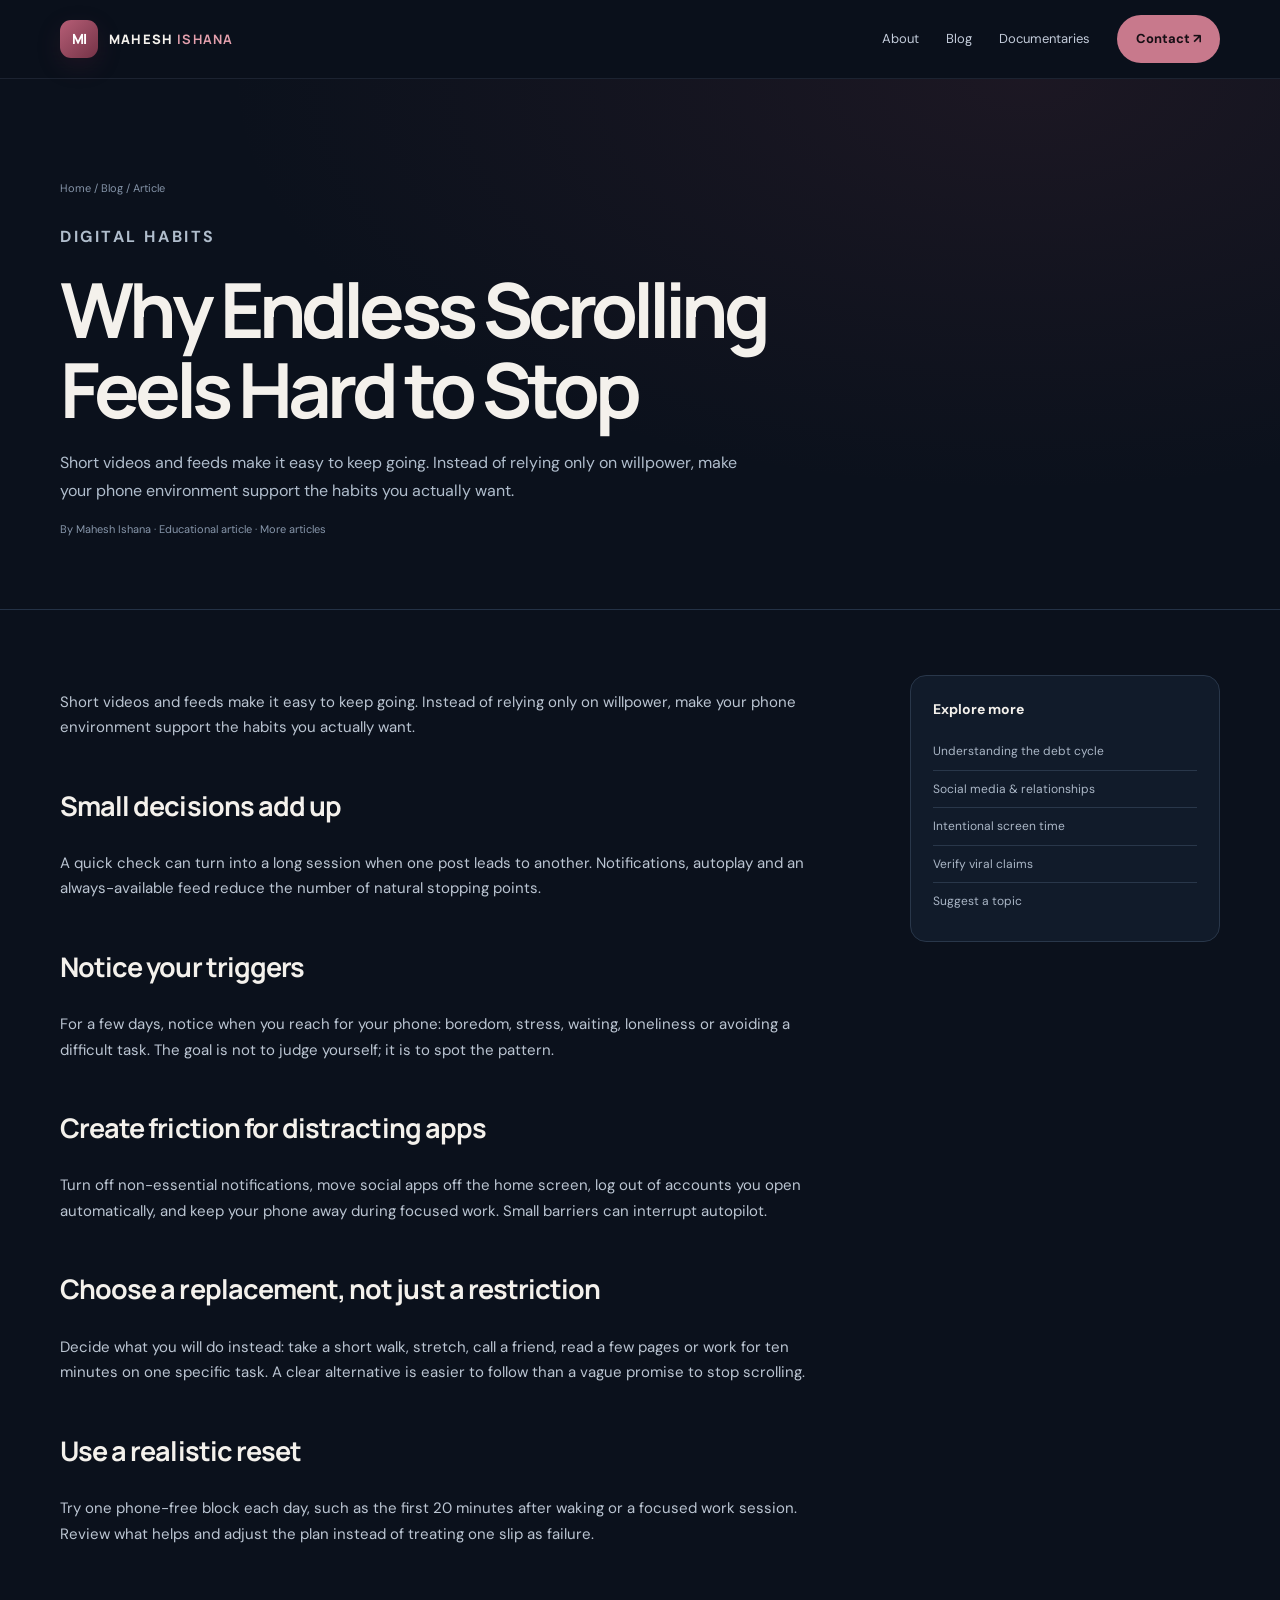
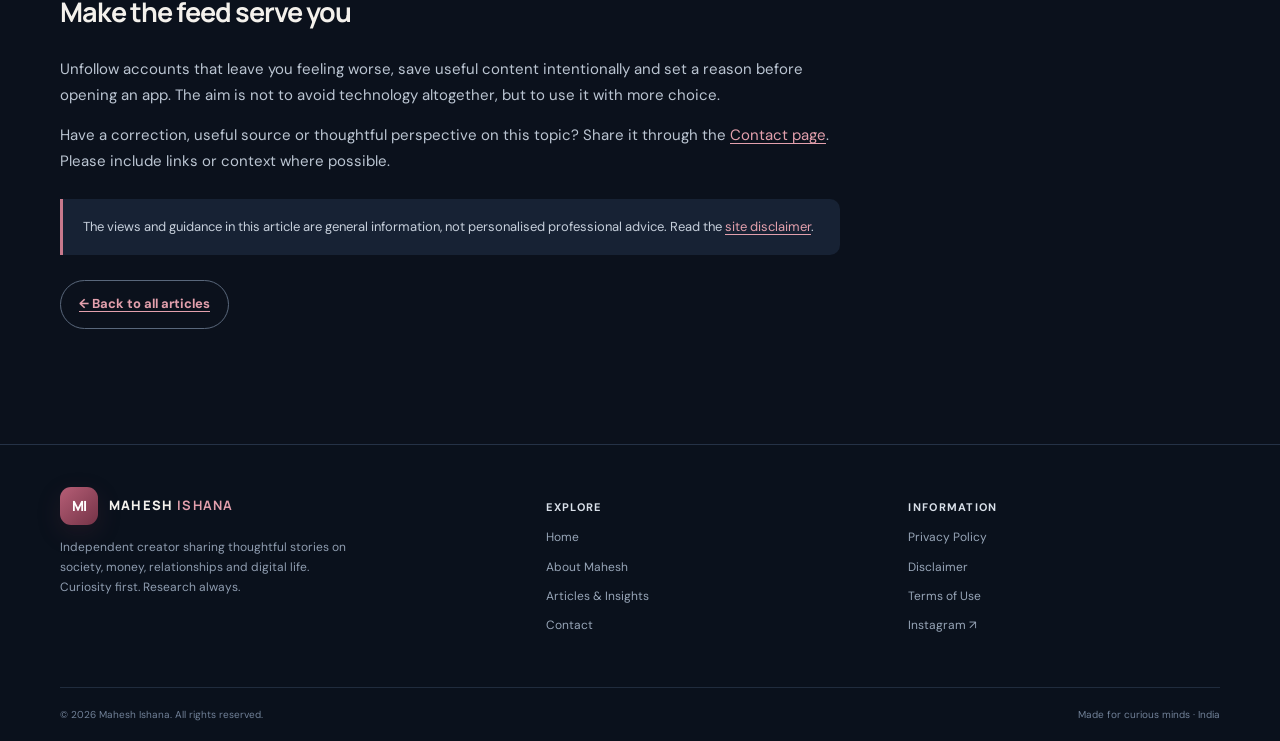
<file: intentional-screen-time.html>
<!doctype html>
<html lang="en">
<head>
<meta charset="utf-8"><meta name="viewport" content="width=device-width,initial-scale=1">
<meta name="theme-color" content="#0b111c">
<meta name="description" content="Short videos and feeds make it easy to keep going. Instead of relying only on willpower, make your phone environment support the habits you actually want.">
<meta property="og:type" content="website"><meta property="og:title" content="Why Endless Scrolling Feels Hard to Stop — Mahesh Ishana"><meta property="og:description" content="Short videos and feeds make it easy to keep going. Instead of relying only on willpower, make your phone environment support the habits you actually want.">
<link rel="canonical" href="https://maheshishana.in/blog/intentional-screen-time.html">
<link rel="icon" href="/assets/favicon.svg" type="image/svg+xml">
<link rel="stylesheet" href="/styles.css"><script src="/script.js" defer></script>
<title>Why Endless Scrolling Feels Hard to Stop — Mahesh Ishana</title>
</head>
<body><a class="skip-link" href="#main">Skip to content</a>

<header class="site-header"><nav class="nav shell" aria-label="Main navigation">
<a class="brand" href="/"><span class="brand-mark">MI</span><span>MAHESH <b>ISHANA</b></span></a>
<button class="menu-toggle" aria-expanded="false" aria-controls="nav-links" aria-label="Open menu">☰</button>
<div class="nav-links" id="nav-links">
<a href="/about.html">About</a><a href="/blog/">Blog</a><a href="/#work">Documentaries</a><a class="nav-cta" href="/contact.html">Contact ↗</a>
</div></nav></header>

<main id="main"><section class="page-hero"><div class="shell"><div class="breadcrumb"><a href="/">Home</a> / <a href="/blog/">Blog</a> / Article</div><p class="eyebrow">DIGITAL HABITS</p><h1>Why Endless Scrolling Feels Hard to Stop</h1><p>Short videos and feeds make it easy to keep going. Instead of relying only on willpower, make your phone environment support the habits you actually want.</p><div class="post-meta">By Mahesh Ishana · Educational article · <a href="/blog/">More articles</a></div></div></section>
<section class="shell content-layout"><article class="prose">
<p>Short videos and feeds make it easy to keep going. Instead of relying only on willpower, make your phone environment support the habits you actually want.</p>
<h2>Small decisions add up</h2><p>A quick check can turn into a long session when one post leads to another. Notifications, autoplay and an always-available feed reduce the number of natural stopping points.</p>
<h2>Notice your triggers</h2><p>For a few days, notice when you reach for your phone: boredom, stress, waiting, loneliness or avoiding a difficult task. The goal is not to judge yourself; it is to spot the pattern.</p>
<h2>Create friction for distracting apps</h2><p>Turn off non-essential notifications, move social apps off the home screen, log out of accounts you open automatically, and keep your phone away during focused work. Small barriers can interrupt autopilot.</p>
<h2>Choose a replacement, not just a restriction</h2><p>Decide what you will do instead: take a short walk, stretch, call a friend, read a few pages or work for ten minutes on one specific task. A clear alternative is easier to follow than a vague promise to stop scrolling.</p>
<h2>Use a realistic reset</h2><p>Try one phone-free block each day, such as the first 20 minutes after waking or a focused work session. Review what helps and adjust the plan instead of treating one slip as failure.</p>
<h2>Make the feed serve you</h2><p>Unfollow accounts that leave you feeling worse, save useful content intentionally and set a reason before opening an app. The aim is not to avoid technology altogether, but to use it with more choice.</p>
<p>Have a correction, useful source or thoughtful perspective on this topic? Share it through the <a href="/contact.html">Contact page</a>. Please include links or context where possible.</p><div class="notice">The views and guidance in this article are general information, not personalised professional advice. Read the <a href="/disclaimer.html">site disclaimer</a>.</div><p><a class="button button-outline" href="/blog/">← Back to all articles</a></p></article><aside class="side-card"><h3>Explore more</h3><a href="/blog/understanding-the-debt-cycle.html">Understanding the debt cycle</a><a href="/blog/social-media-and-relationship-boundaries.html">Social media & relationships</a><a href="/blog/intentional-screen-time.html">Intentional screen time</a><a href="/blog/how-to-check-a-viral-claim.html">Verify viral claims</a><a href="/contact.html">Suggest a topic</a></aside></section></main>
<footer class="site-footer"><div class="footer-main shell">
<div><a class="brand footer-brand" href="/"><span class="brand-mark">MI</span><span>MAHESH <b>ISHANA</b></span></a><p class="footer-brand-copy">Independent creator sharing thoughtful stories on society, money, relationships and digital life. Curiosity first. Research always.</p></div>
<div class="footer-col"><h3>Explore</h3><a href="/">Home</a><a href="/about.html">About Mahesh</a><a href="/blog/">Articles & Insights</a><a href="/contact.html">Contact</a></div>
<div class="footer-col"><h3>Information</h3><a href="/privacy-policy.html">Privacy Policy</a><a href="/disclaimer.html">Disclaimer</a><a href="/terms.html">Terms of Use</a><a href="https://www.instagram.com/maheshishana/" target="_blank" rel="noopener noreferrer">Instagram ↗</a></div>
</div><div class="footer-bottom shell"><span>© <span data-year>2026</span> Mahesh Ishana. All rights reserved.</span><span>Made for curious minds · India</span></div></footer>

</body></html>
</file>
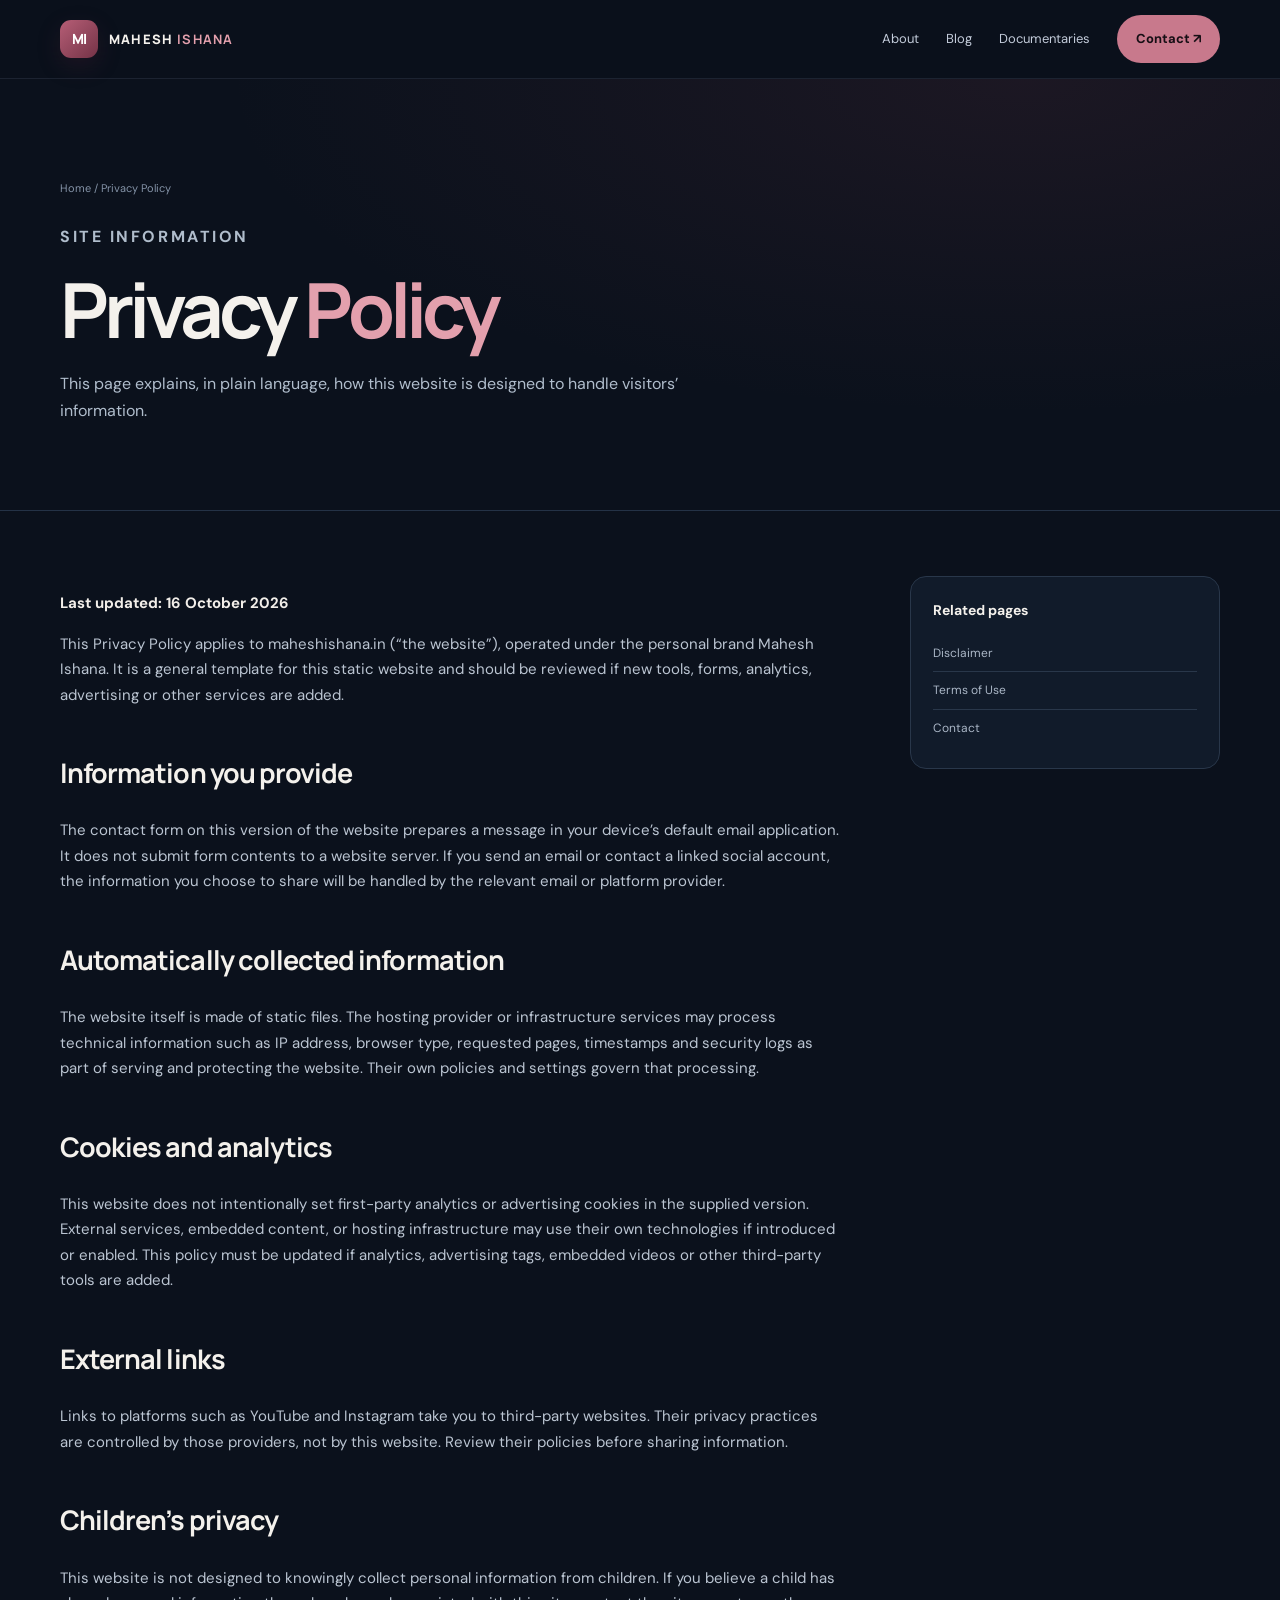
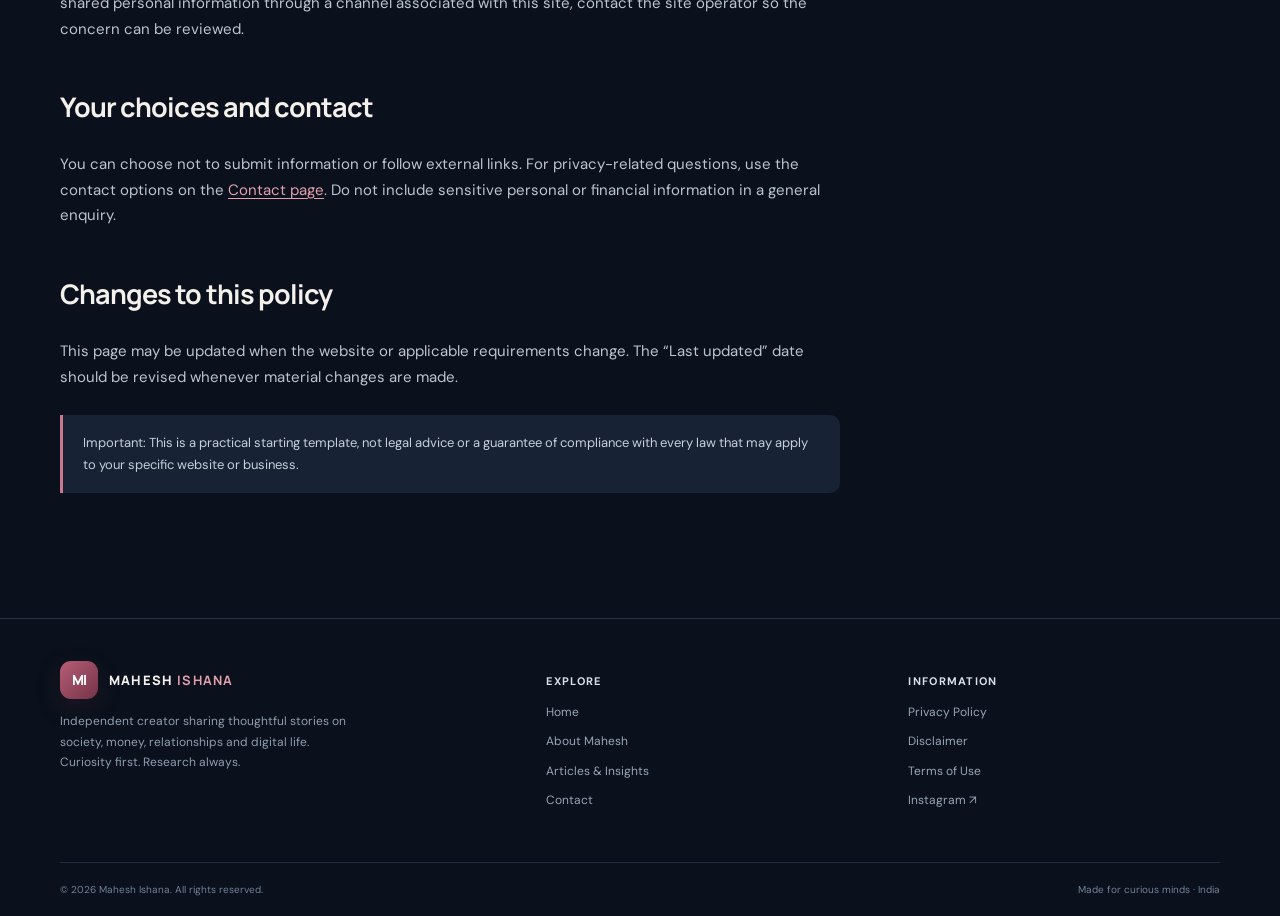
<file: privacy-policy.html>
<!doctype html>
<html lang="en">
<head>
<meta charset="utf-8"><meta name="viewport" content="width=device-width,initial-scale=1">
<meta name="theme-color" content="#0b111c">
<meta name="description" content="Privacy information for visitors to maheshishana.in.">
<meta property="og:type" content="website"><meta property="og:title" content="Privacy Policy — Mahesh Ishana"><meta property="og:description" content="Privacy information for visitors to maheshishana.in.">
<link rel="canonical" href="https://maheshishana.in/privacy-policy.html">
<link rel="icon" href="/assets/favicon.svg" type="image/svg+xml">
<link rel="stylesheet" href="/styles.css"><script src="/script.js" defer></script>
<title>Privacy Policy — Mahesh Ishana</title>
</head>
<body><a class="skip-link" href="#main">Skip to content</a>

<header class="site-header"><nav class="nav shell" aria-label="Main navigation">
<a class="brand" href="/"><span class="brand-mark">MI</span><span>MAHESH <b>ISHANA</b></span></a>
<button class="menu-toggle" aria-expanded="false" aria-controls="nav-links" aria-label="Open menu">☰</button>
<div class="nav-links" id="nav-links">
<a href="/about.html">About</a><a href="/blog/">Blog</a><a href="/#work">Documentaries</a><a class="nav-cta" href="/contact.html">Contact ↗</a>
</div></nav></header>

<main id="main"><section class="page-hero"><div class="shell"><div class="breadcrumb"><a href="/">Home</a> / Privacy Policy</div><p class="eyebrow">SITE INFORMATION</p><h1>Privacy <em>Policy</em></h1><p>This page explains, in plain language, how this website is designed to handle visitors’ information.</p></div></section>
<section class="shell content-layout"><article class="prose"><p><strong>Last updated: 16 October 2026</strong></p><p>This Privacy Policy applies to maheshishana.in (“the website”), operated under the personal brand Mahesh Ishana. It is a general template for this static website and should be reviewed if new tools, forms, analytics, advertising or other services are added.</p><h2>Information you provide</h2><p>The contact form on this version of the website prepares a message in your device’s default email application. It does not submit form contents to a website server. If you send an email or contact a linked social account, the information you choose to share will be handled by the relevant email or platform provider.</p><h2>Automatically collected information</h2><p>The website itself is made of static files. The hosting provider or infrastructure services may process technical information such as IP address, browser type, requested pages, timestamps and security logs as part of serving and protecting the website. Their own policies and settings govern that processing.</p><h2>Cookies and analytics</h2><p>This website does not intentionally set first-party analytics or advertising cookies in the supplied version. External services, embedded content, or hosting infrastructure may use their own technologies if introduced or enabled. This policy must be updated if analytics, advertising tags, embedded videos or other third-party tools are added.</p><h2>External links</h2><p>Links to platforms such as YouTube and Instagram take you to third-party websites. Their privacy practices are controlled by those providers, not by this website. Review their policies before sharing information.</p><h2>Children’s privacy</h2><p>This website is not designed to knowingly collect personal information from children. If you believe a child has shared personal information through a channel associated with this site, contact the site operator so the concern can be reviewed.</p><h2>Your choices and contact</h2><p>You can choose not to submit information or follow external links. For privacy-related questions, use the contact options on the <a href="/contact.html">Contact page</a>. Do not include sensitive personal or financial information in a general enquiry.</p><h2>Changes to this policy</h2><p>This page may be updated when the website or applicable requirements change. The “Last updated” date should be revised whenever material changes are made.</p><div class="notice">Important: This is a practical starting template, not legal advice or a guarantee of compliance with every law that may apply to your specific website or business.</div></article><aside class="side-card"><h3>Related pages</h3><a href="/disclaimer.html">Disclaimer</a><a href="/terms.html">Terms of Use</a><a href="/contact.html">Contact</a></aside></section></main>

<footer class="site-footer"><div class="footer-main shell">
<div><a class="brand footer-brand" href="/"><span class="brand-mark">MI</span><span>MAHESH <b>ISHANA</b></span></a><p class="footer-brand-copy">Independent creator sharing thoughtful stories on society, money, relationships and digital life. Curiosity first. Research always.</p></div>
<div class="footer-col"><h3>Explore</h3><a href="/">Home</a><a href="/about.html">About Mahesh</a><a href="/blog/">Articles & Insights</a><a href="/contact.html">Contact</a></div>
<div class="footer-col"><h3>Information</h3><a href="/privacy-policy.html">Privacy Policy</a><a href="/disclaimer.html">Disclaimer</a><a href="/terms.html">Terms of Use</a><a href="https://www.instagram.com/maheshishana/" target="_blank" rel="noopener noreferrer">Instagram ↗</a></div>
</div><div class="footer-bottom shell"><span>© <span data-year>2026</span> Mahesh Ishana. All rights reserved.</span><span>Made for curious minds · India</span></div></footer>

</body></html>
</file>
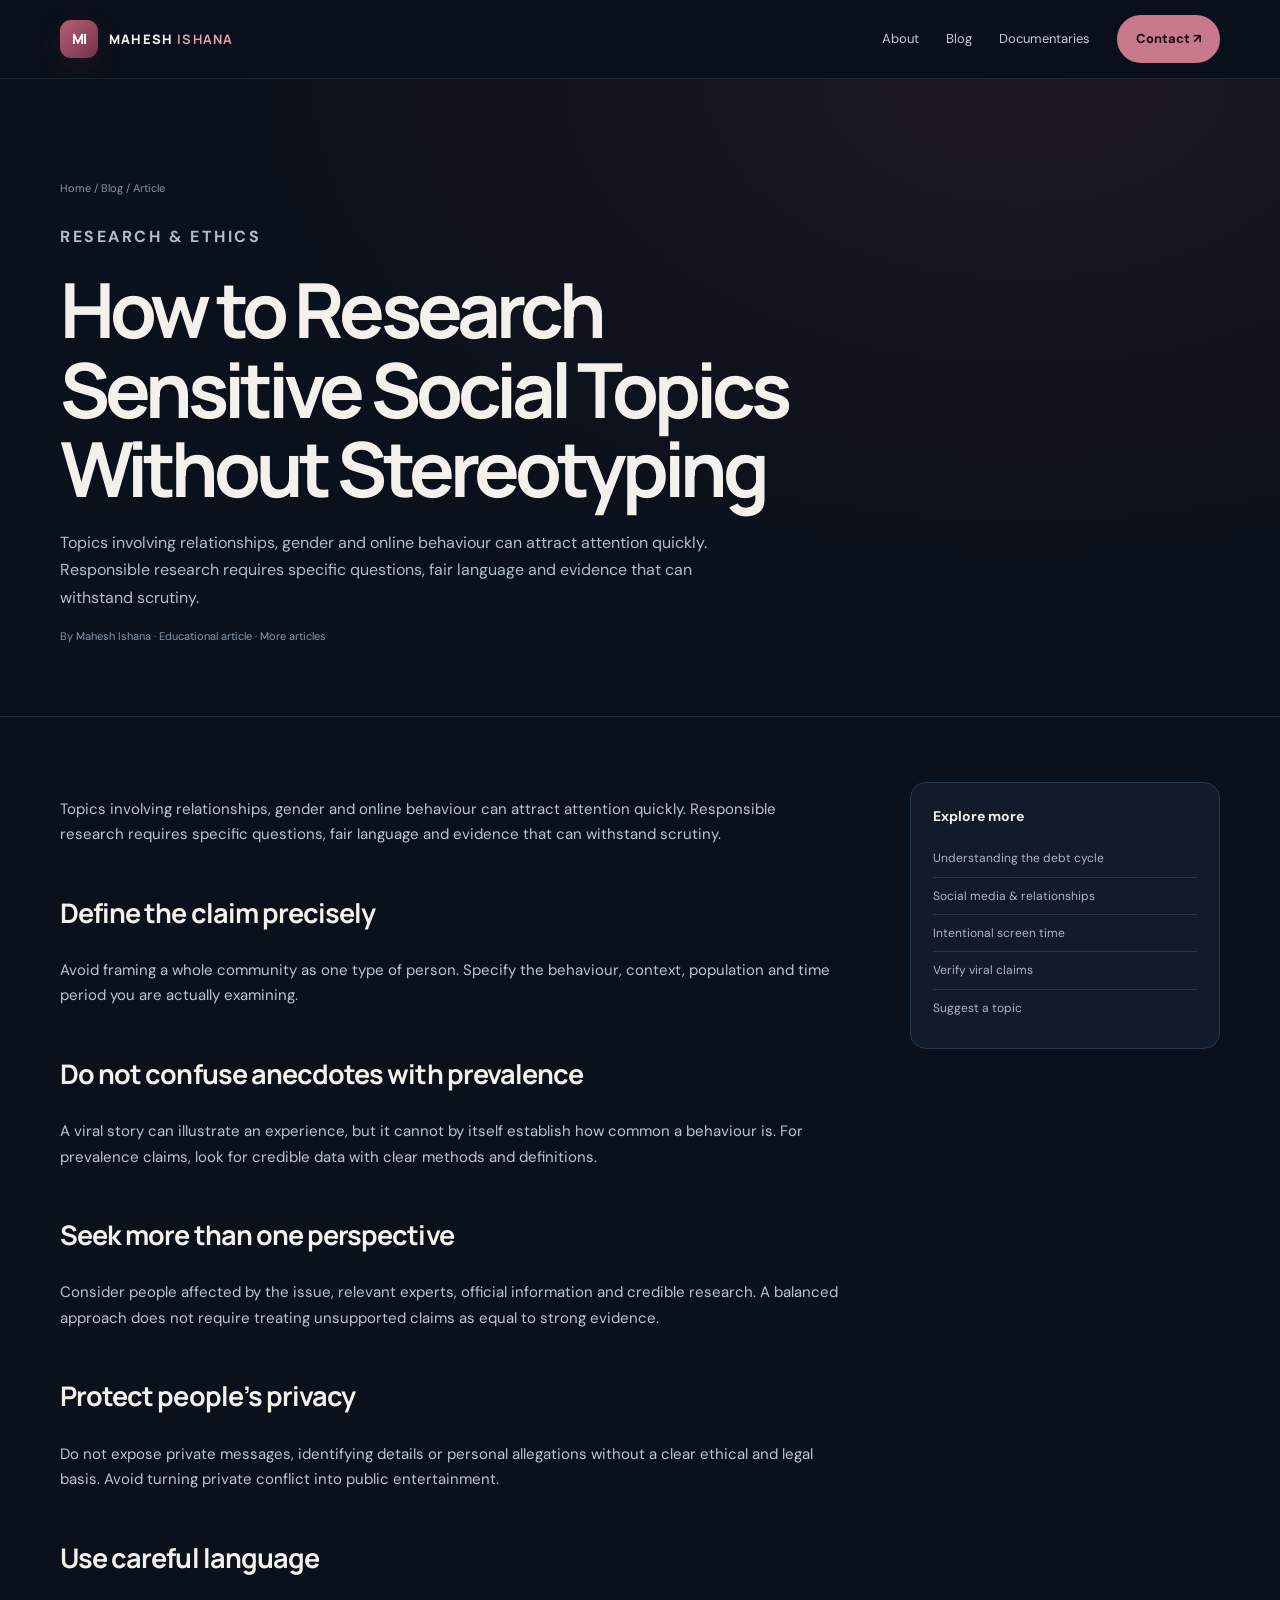
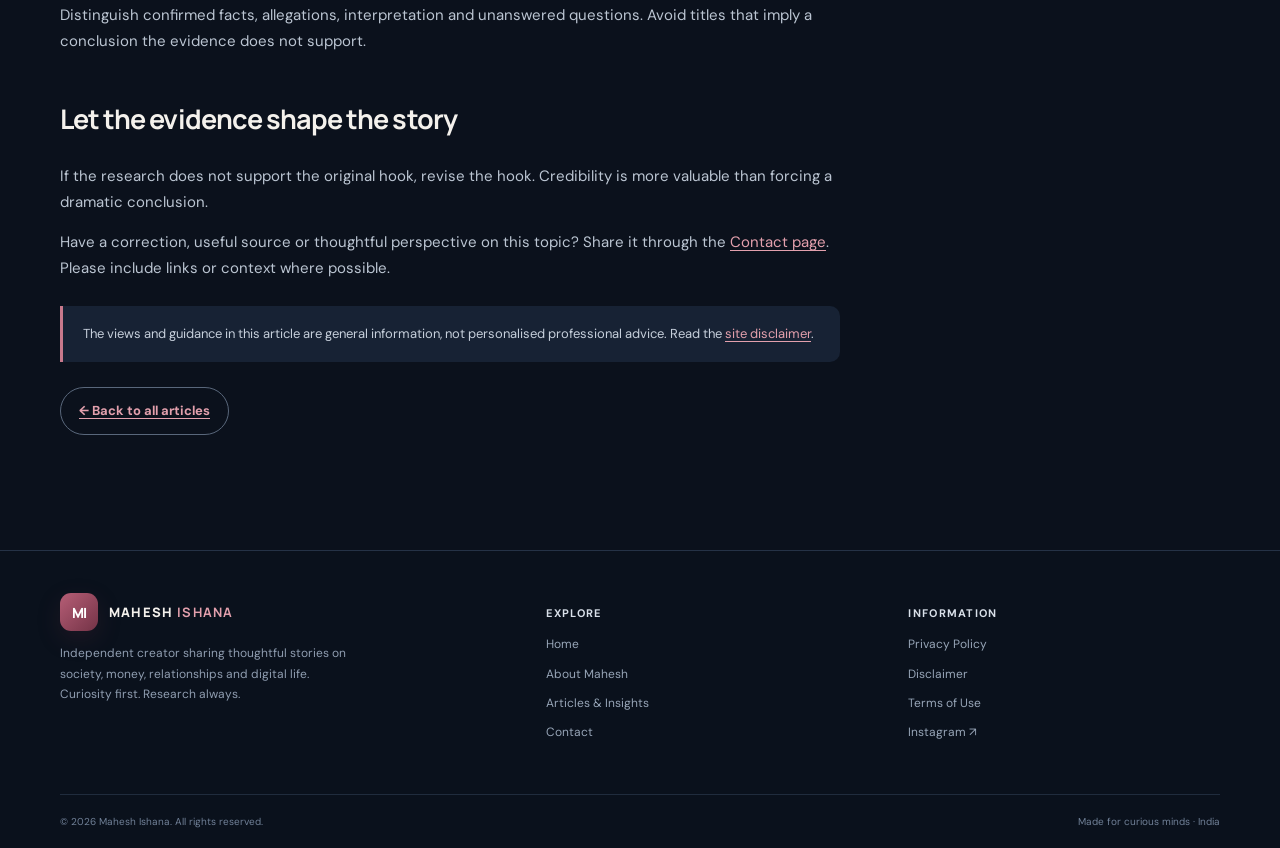
<file: researching-sensitive-social-topics.html>
<!doctype html>
<html lang="en">
<head>
<meta charset="utf-8"><meta name="viewport" content="width=device-width,initial-scale=1">
<meta name="theme-color" content="#0b111c">
<meta name="description" content="Topics involving relationships, gender and online behaviour can attract attention quickly. Responsible research requires specific questions, fair language and evidence that can withstand scrutiny.">
<meta property="og:type" content="website"><meta property="og:title" content="How to Research Sensitive Social Topics Without Stereotyping — Mahesh Ishana"><meta property="og:description" content="Topics involving relationships, gender and online behaviour can attract attention quickly. Responsible research requires specific questions, fair language and evidence that can withstand scrutiny.">
<link rel="canonical" href="https://maheshishana.in/blog/researching-sensitive-social-topics.html">
<link rel="icon" href="/assets/favicon.svg" type="image/svg+xml">
<link rel="stylesheet" href="/styles.css"><script src="/script.js" defer></script>
<title>How to Research Sensitive Social Topics Without Stereotyping — Mahesh Ishana</title>
</head>
<body><a class="skip-link" href="#main">Skip to content</a>

<header class="site-header"><nav class="nav shell" aria-label="Main navigation">
<a class="brand" href="/"><span class="brand-mark">MI</span><span>MAHESH <b>ISHANA</b></span></a>
<button class="menu-toggle" aria-expanded="false" aria-controls="nav-links" aria-label="Open menu">☰</button>
<div class="nav-links" id="nav-links">
<a href="/about.html">About</a><a href="/blog/">Blog</a><a href="/#work">Documentaries</a><a class="nav-cta" href="/contact.html">Contact ↗</a>
</div></nav></header>

<main id="main"><section class="page-hero"><div class="shell"><div class="breadcrumb"><a href="/">Home</a> / <a href="/blog/">Blog</a> / Article</div><p class="eyebrow">RESEARCH & ETHICS</p><h1>How to Research Sensitive Social Topics Without Stereotyping</h1><p>Topics involving relationships, gender and online behaviour can attract attention quickly. Responsible research requires specific questions, fair language and evidence that can withstand scrutiny.</p><div class="post-meta">By Mahesh Ishana · Educational article · <a href="/blog/">More articles</a></div></div></section>
<section class="shell content-layout"><article class="prose">
<p>Topics involving relationships, gender and online behaviour can attract attention quickly. Responsible research requires specific questions, fair language and evidence that can withstand scrutiny.</p>
<h2>Define the claim precisely</h2><p>Avoid framing a whole community as one type of person. Specify the behaviour, context, population and time period you are actually examining.</p>
<h2>Do not confuse anecdotes with prevalence</h2><p>A viral story can illustrate an experience, but it cannot by itself establish how common a behaviour is. For prevalence claims, look for credible data with clear methods and definitions.</p>
<h2>Seek more than one perspective</h2><p>Consider people affected by the issue, relevant experts, official information and credible research. A balanced approach does not require treating unsupported claims as equal to strong evidence.</p>
<h2>Protect people’s privacy</h2><p>Do not expose private messages, identifying details or personal allegations without a clear ethical and legal basis. Avoid turning private conflict into public entertainment.</p>
<h2>Use careful language</h2><p>Distinguish confirmed facts, allegations, interpretation and unanswered questions. Avoid titles that imply a conclusion the evidence does not support.</p>
<h2>Let the evidence shape the story</h2><p>If the research does not support the original hook, revise the hook. Credibility is more valuable than forcing a dramatic conclusion.</p>
<p>Have a correction, useful source or thoughtful perspective on this topic? Share it through the <a href="/contact.html">Contact page</a>. Please include links or context where possible.</p><div class="notice">The views and guidance in this article are general information, not personalised professional advice. Read the <a href="/disclaimer.html">site disclaimer</a>.</div><p><a class="button button-outline" href="/blog/">← Back to all articles</a></p></article><aside class="side-card"><h3>Explore more</h3><a href="/blog/understanding-the-debt-cycle.html">Understanding the debt cycle</a><a href="/blog/social-media-and-relationship-boundaries.html">Social media & relationships</a><a href="/blog/intentional-screen-time.html">Intentional screen time</a><a href="/blog/how-to-check-a-viral-claim.html">Verify viral claims</a><a href="/contact.html">Suggest a topic</a></aside></section></main>
<footer class="site-footer"><div class="footer-main shell">
<div><a class="brand footer-brand" href="/"><span class="brand-mark">MI</span><span>MAHESH <b>ISHANA</b></span></a><p class="footer-brand-copy">Independent creator sharing thoughtful stories on society, money, relationships and digital life. Curiosity first. Research always.</p></div>
<div class="footer-col"><h3>Explore</h3><a href="/">Home</a><a href="/about.html">About Mahesh</a><a href="/blog/">Articles & Insights</a><a href="/contact.html">Contact</a></div>
<div class="footer-col"><h3>Information</h3><a href="/privacy-policy.html">Privacy Policy</a><a href="/disclaimer.html">Disclaimer</a><a href="/terms.html">Terms of Use</a><a href="https://www.instagram.com/maheshishana/" target="_blank" rel="noopener noreferrer">Instagram ↗</a></div>
</div><div class="footer-bottom shell"><span>© <span data-year>2026</span> Mahesh Ishana. All rights reserved.</span><span>Made for curious minds · India</span></div></footer>

</body></html>
</file>
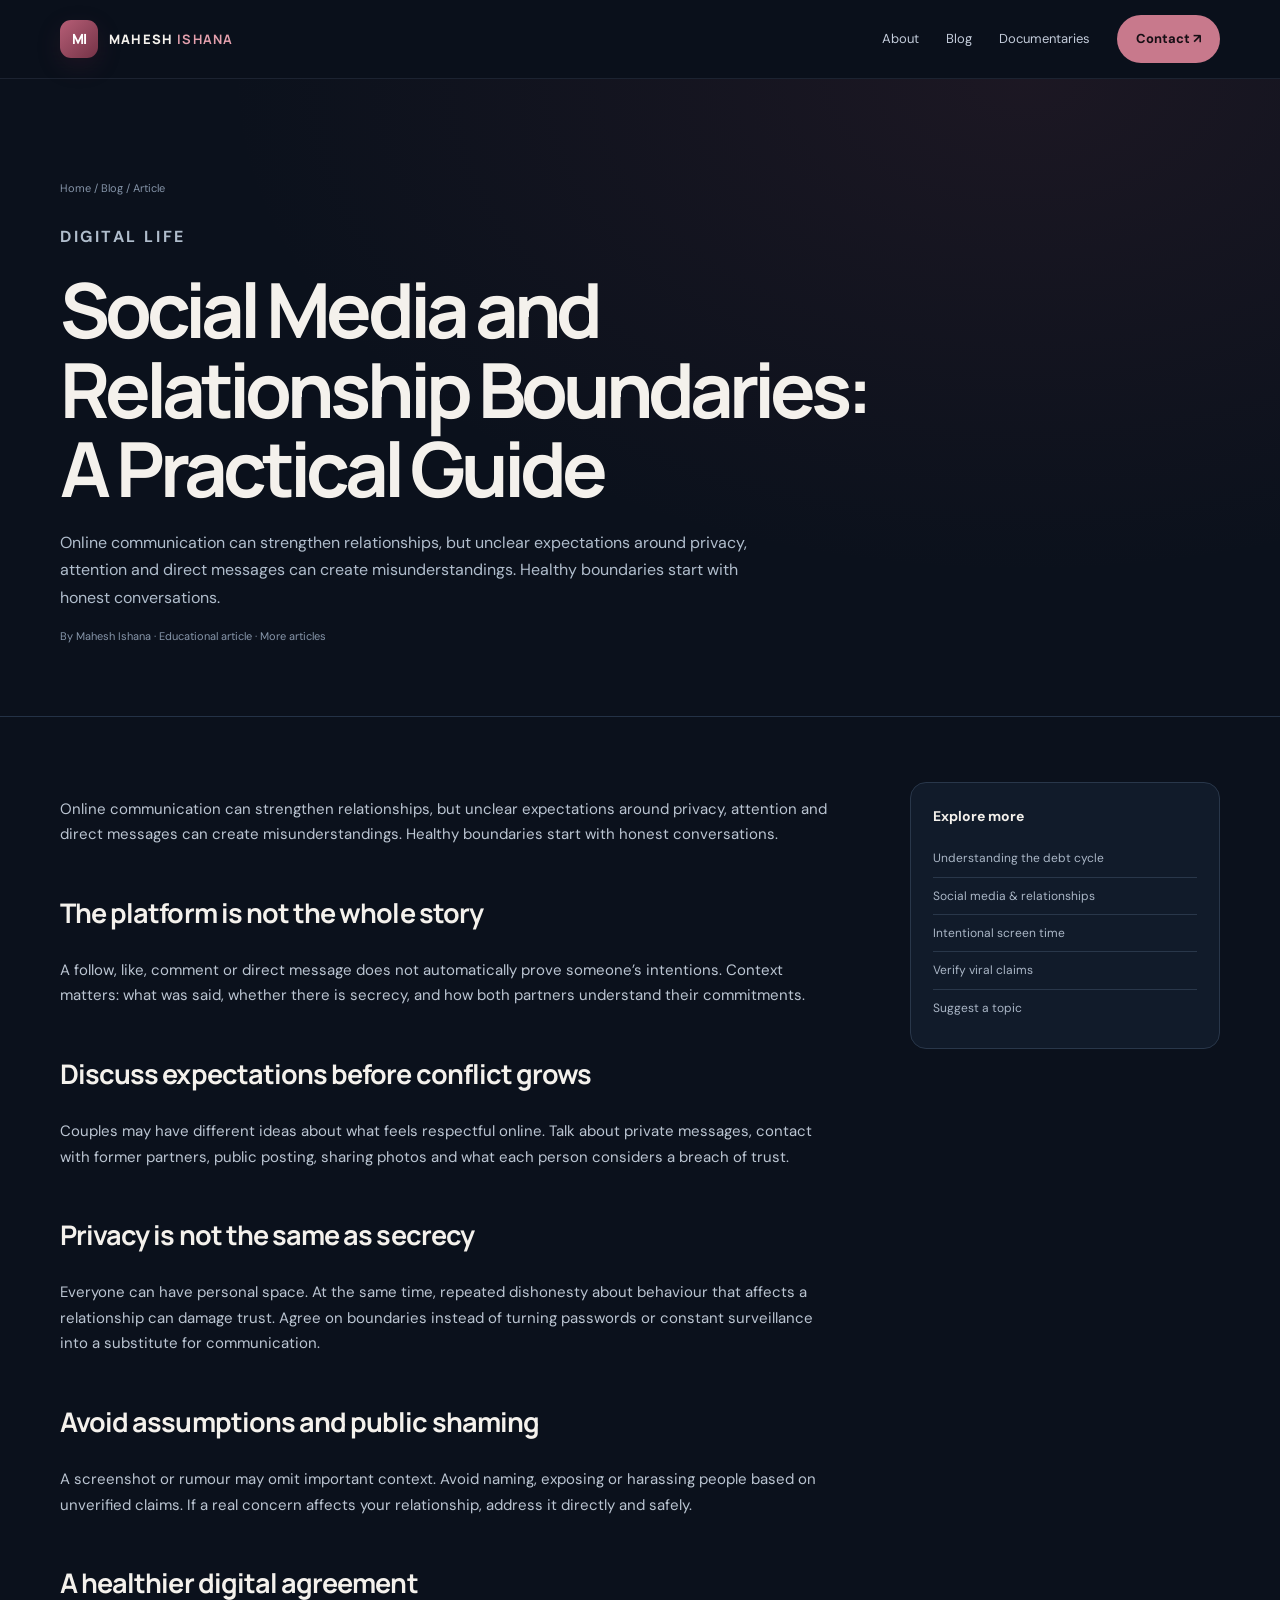
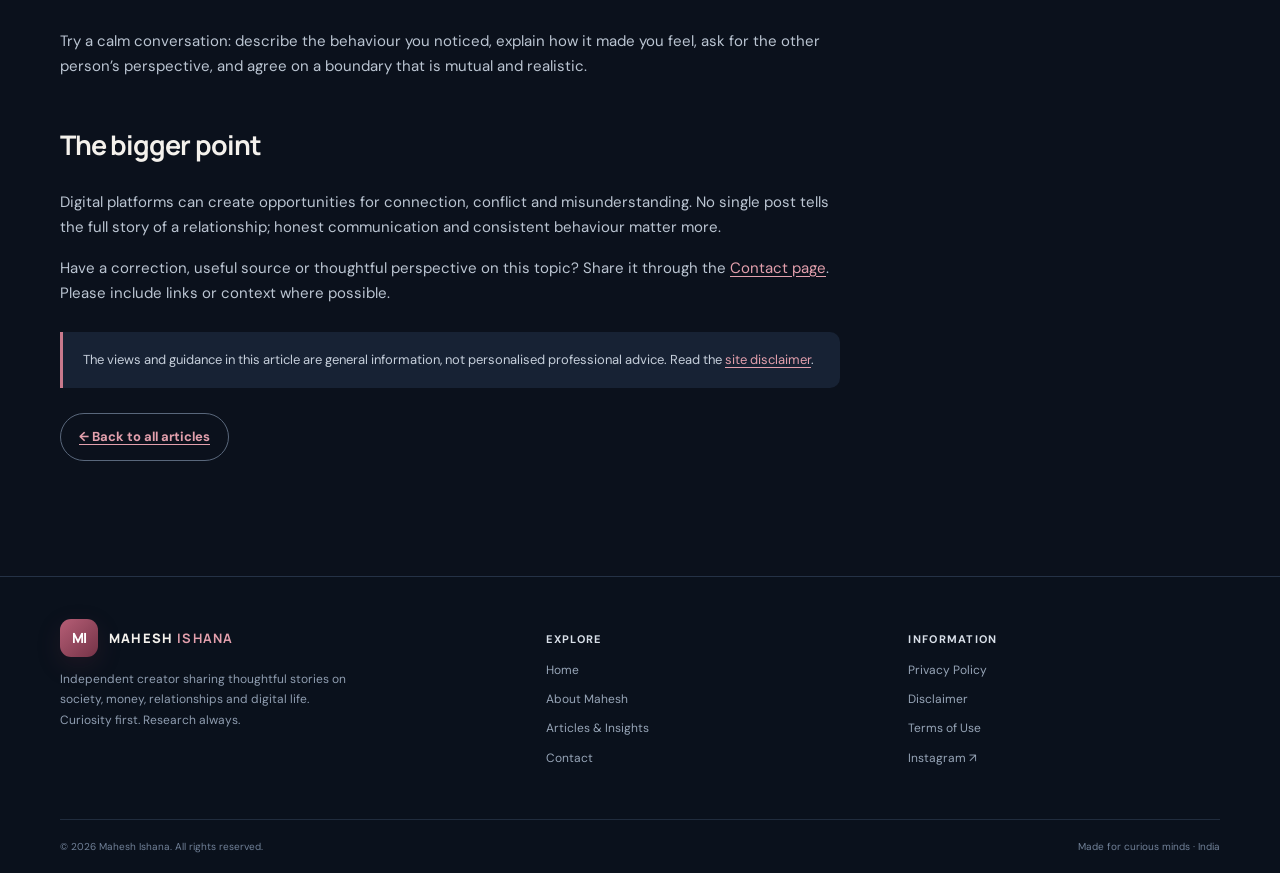
<file: social-media-and-relationship-boundaries.html>
<!doctype html>
<html lang="en">
<head>
<meta charset="utf-8"><meta name="viewport" content="width=device-width,initial-scale=1">
<meta name="theme-color" content="#0b111c">
<meta name="description" content="Online communication can strengthen relationships, but unclear expectations around privacy, attention and direct messages can create misunderstandings. Healthy boundaries start with honest conversations.">
<meta property="og:type" content="website"><meta property="og:title" content="Social Media and Relationship Boundaries: A Practical Guide — Mahesh Ishana"><meta property="og:description" content="Online communication can strengthen relationships, but unclear expectations around privacy, attention and direct messages can create misunderstandings. Healthy boundaries start with honest conversations.">
<link rel="canonical" href="https://maheshishana.in/blog/social-media-and-relationship-boundaries.html">
<link rel="icon" href="/assets/favicon.svg" type="image/svg+xml">
<link rel="stylesheet" href="/styles.css"><script src="/script.js" defer></script>
<title>Social Media and Relationship Boundaries: A Practical Guide — Mahesh Ishana</title>
</head>
<body><a class="skip-link" href="#main">Skip to content</a>

<header class="site-header"><nav class="nav shell" aria-label="Main navigation">
<a class="brand" href="/"><span class="brand-mark">MI</span><span>MAHESH <b>ISHANA</b></span></a>
<button class="menu-toggle" aria-expanded="false" aria-controls="nav-links" aria-label="Open menu">☰</button>
<div class="nav-links" id="nav-links">
<a href="/about.html">About</a><a href="/blog/">Blog</a><a href="/#work">Documentaries</a><a class="nav-cta" href="/contact.html">Contact ↗</a>
</div></nav></header>

<main id="main"><section class="page-hero"><div class="shell"><div class="breadcrumb"><a href="/">Home</a> / <a href="/blog/">Blog</a> / Article</div><p class="eyebrow">DIGITAL LIFE</p><h1>Social Media and Relationship Boundaries: A Practical Guide</h1><p>Online communication can strengthen relationships, but unclear expectations around privacy, attention and direct messages can create misunderstandings. Healthy boundaries start with honest conversations.</p><div class="post-meta">By Mahesh Ishana · Educational article · <a href="/blog/">More articles</a></div></div></section>
<section class="shell content-layout"><article class="prose">
<p>Online communication can strengthen relationships, but unclear expectations around privacy, attention and direct messages can create misunderstandings. Healthy boundaries start with honest conversations.</p>
<h2>The platform is not the whole story</h2><p>A follow, like, comment or direct message does not automatically prove someone’s intentions. Context matters: what was said, whether there is secrecy, and how both partners understand their commitments.</p>
<h2>Discuss expectations before conflict grows</h2><p>Couples may have different ideas about what feels respectful online. Talk about private messages, contact with former partners, public posting, sharing photos and what each person considers a breach of trust.</p>
<h2>Privacy is not the same as secrecy</h2><p>Everyone can have personal space. At the same time, repeated dishonesty about behaviour that affects a relationship can damage trust. Agree on boundaries instead of turning passwords or constant surveillance into a substitute for communication.</p>
<h2>Avoid assumptions and public shaming</h2><p>A screenshot or rumour may omit important context. Avoid naming, exposing or harassing people based on unverified claims. If a real concern affects your relationship, address it directly and safely.</p>
<h2>A healthier digital agreement</h2><p>Try a calm conversation: describe the behaviour you noticed, explain how it made you feel, ask for the other person’s perspective, and agree on a boundary that is mutual and realistic.</p>
<h2>The bigger point</h2><p>Digital platforms can create opportunities for connection, conflict and misunderstanding. No single post tells the full story of a relationship; honest communication and consistent behaviour matter more.</p>
<p>Have a correction, useful source or thoughtful perspective on this topic? Share it through the <a href="/contact.html">Contact page</a>. Please include links or context where possible.</p><div class="notice">The views and guidance in this article are general information, not personalised professional advice. Read the <a href="/disclaimer.html">site disclaimer</a>.</div><p><a class="button button-outline" href="/blog/">← Back to all articles</a></p></article><aside class="side-card"><h3>Explore more</h3><a href="/blog/understanding-the-debt-cycle.html">Understanding the debt cycle</a><a href="/blog/social-media-and-relationship-boundaries.html">Social media & relationships</a><a href="/blog/intentional-screen-time.html">Intentional screen time</a><a href="/blog/how-to-check-a-viral-claim.html">Verify viral claims</a><a href="/contact.html">Suggest a topic</a></aside></section></main>
<footer class="site-footer"><div class="footer-main shell">
<div><a class="brand footer-brand" href="/"><span class="brand-mark">MI</span><span>MAHESH <b>ISHANA</b></span></a><p class="footer-brand-copy">Independent creator sharing thoughtful stories on society, money, relationships and digital life. Curiosity first. Research always.</p></div>
<div class="footer-col"><h3>Explore</h3><a href="/">Home</a><a href="/about.html">About Mahesh</a><a href="/blog/">Articles & Insights</a><a href="/contact.html">Contact</a></div>
<div class="footer-col"><h3>Information</h3><a href="/privacy-policy.html">Privacy Policy</a><a href="/disclaimer.html">Disclaimer</a><a href="/terms.html">Terms of Use</a><a href="https://www.instagram.com/maheshishana/" target="_blank" rel="noopener noreferrer">Instagram ↗</a></div>
</div><div class="footer-bottom shell"><span>© <span data-year>2026</span> Mahesh Ishana. All rights reserved.</span><span>Made for curious minds · India</span></div></footer>

</body></html>
</file>
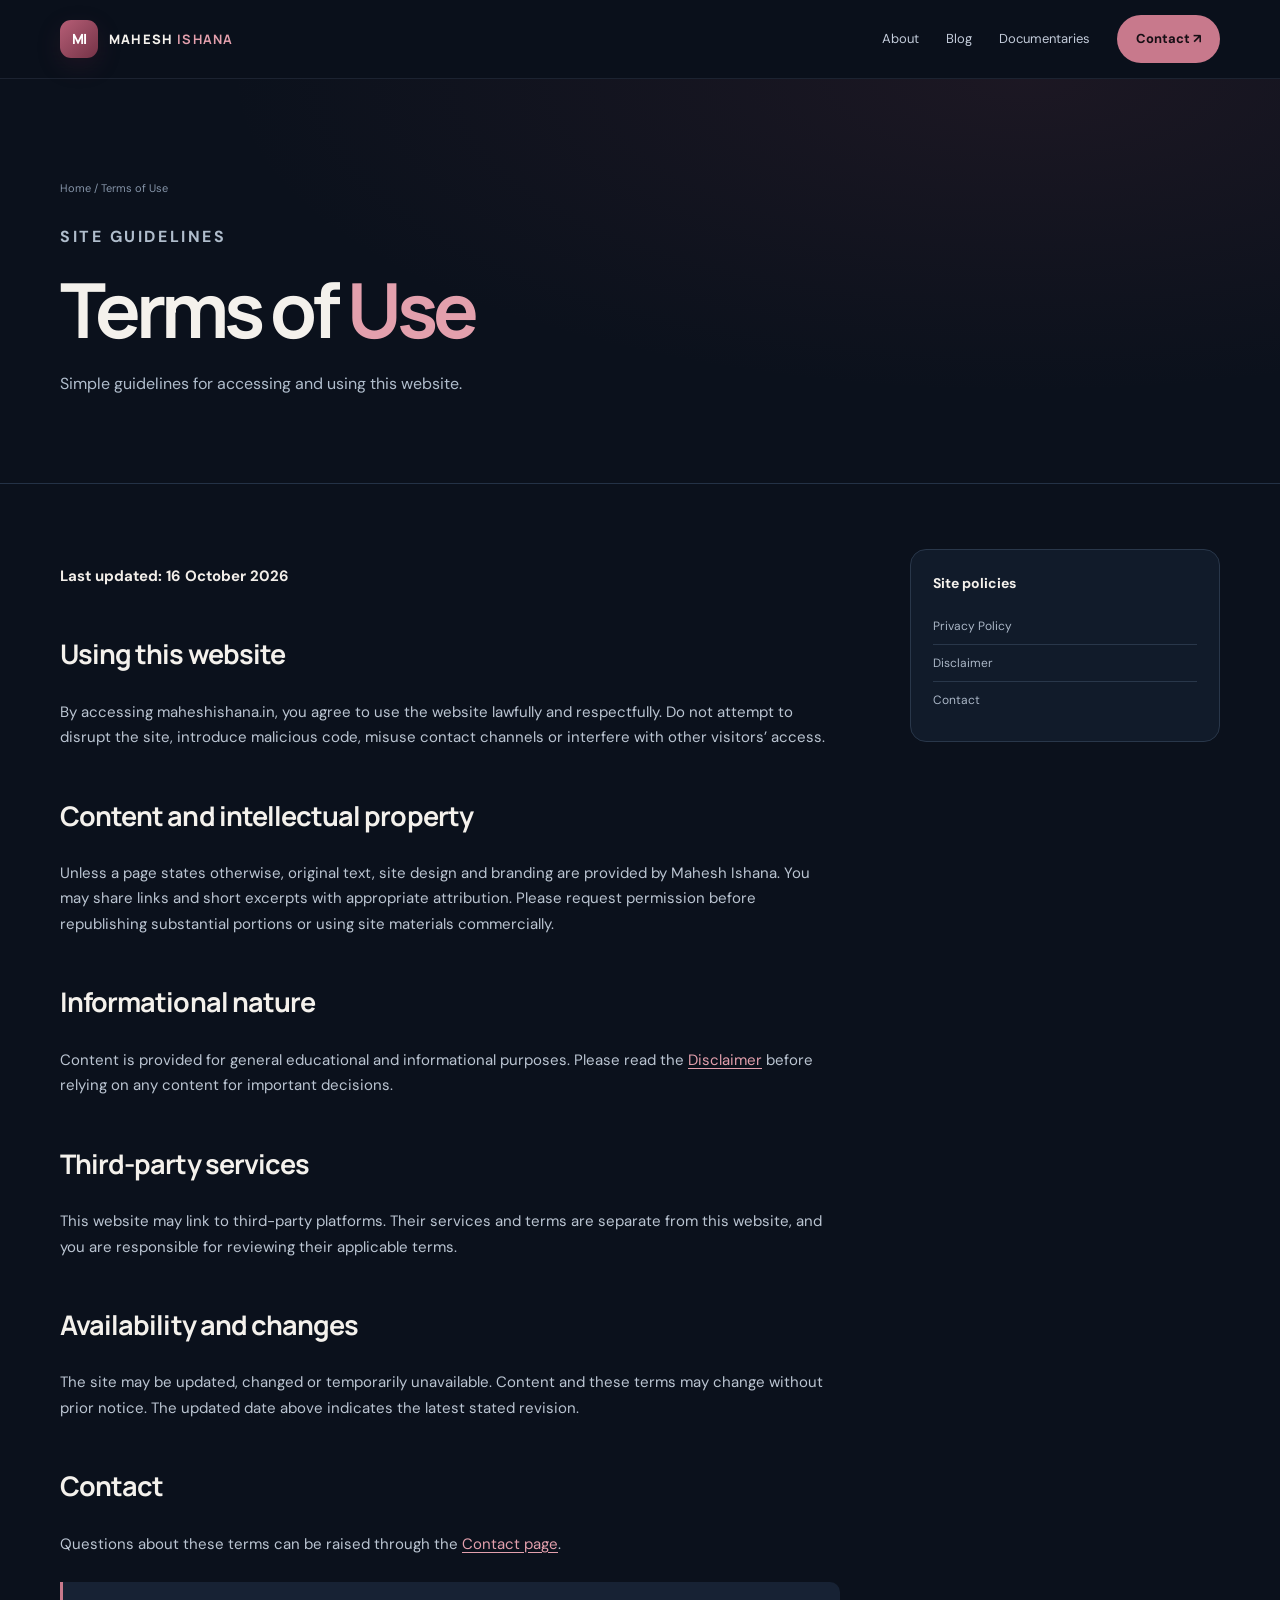
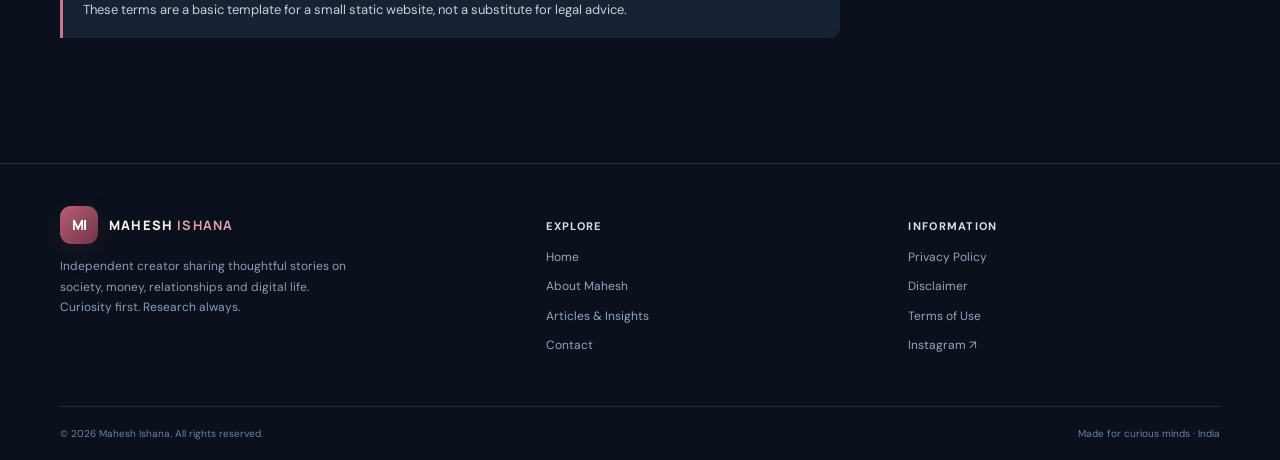
<file: terms.html>
<!doctype html>
<html lang="en">
<head>
<meta charset="utf-8"><meta name="viewport" content="width=device-width,initial-scale=1">
<meta name="theme-color" content="#0b111c">
<meta name="description" content="Terms of use for maheshishana.in.">
<meta property="og:type" content="website"><meta property="og:title" content="Terms of Use — Mahesh Ishana"><meta property="og:description" content="Terms of use for maheshishana.in.">
<link rel="canonical" href="https://maheshishana.in/terms.html">
<link rel="icon" href="/assets/favicon.svg" type="image/svg+xml">
<link rel="stylesheet" href="/styles.css"><script src="/script.js" defer></script>
<title>Terms of Use — Mahesh Ishana</title>
</head>
<body><a class="skip-link" href="#main">Skip to content</a>

<header class="site-header"><nav class="nav shell" aria-label="Main navigation">
<a class="brand" href="/"><span class="brand-mark">MI</span><span>MAHESH <b>ISHANA</b></span></a>
<button class="menu-toggle" aria-expanded="false" aria-controls="nav-links" aria-label="Open menu">☰</button>
<div class="nav-links" id="nav-links">
<a href="/about.html">About</a><a href="/blog/">Blog</a><a href="/#work">Documentaries</a><a class="nav-cta" href="/contact.html">Contact ↗</a>
</div></nav></header>

<main id="main"><section class="page-hero"><div class="shell"><div class="breadcrumb"><a href="/">Home</a> / Terms of Use</div><p class="eyebrow">SITE GUIDELINES</p><h1>Terms of <em>Use</em></h1><p>Simple guidelines for accessing and using this website.</p></div></section>
<section class="shell content-layout"><article class="prose"><p><strong>Last updated: 16 October 2026</strong></p><h2>Using this website</h2><p>By accessing maheshishana.in, you agree to use the website lawfully and respectfully. Do not attempt to disrupt the site, introduce malicious code, misuse contact channels or interfere with other visitors’ access.</p><h2>Content and intellectual property</h2><p>Unless a page states otherwise, original text, site design and branding are provided by Mahesh Ishana. You may share links and short excerpts with appropriate attribution. Please request permission before republishing substantial portions or using site materials commercially.</p><h2>Informational nature</h2><p>Content is provided for general educational and informational purposes. Please read the <a href="/disclaimer.html">Disclaimer</a> before relying on any content for important decisions.</p><h2>Third-party services</h2><p>This website may link to third-party platforms. Their services and terms are separate from this website, and you are responsible for reviewing their applicable terms.</p><h2>Availability and changes</h2><p>The site may be updated, changed or temporarily unavailable. Content and these terms may change without prior notice. The updated date above indicates the latest stated revision.</p><h2>Contact</h2><p>Questions about these terms can be raised through the <a href="/contact.html">Contact page</a>.</p><div class="notice">These terms are a basic template for a small static website, not a substitute for legal advice.</div></article><aside class="side-card"><h3>Site policies</h3><a href="/privacy-policy.html">Privacy Policy</a><a href="/disclaimer.html">Disclaimer</a><a href="/contact.html">Contact</a></aside></section></main>

<footer class="site-footer"><div class="footer-main shell">
<div><a class="brand footer-brand" href="/"><span class="brand-mark">MI</span><span>MAHESH <b>ISHANA</b></span></a><p class="footer-brand-copy">Independent creator sharing thoughtful stories on society, money, relationships and digital life. Curiosity first. Research always.</p></div>
<div class="footer-col"><h3>Explore</h3><a href="/">Home</a><a href="/about.html">About Mahesh</a><a href="/blog/">Articles & Insights</a><a href="/contact.html">Contact</a></div>
<div class="footer-col"><h3>Information</h3><a href="/privacy-policy.html">Privacy Policy</a><a href="/disclaimer.html">Disclaimer</a><a href="/terms.html">Terms of Use</a><a href="https://www.instagram.com/maheshishana/" target="_blank" rel="noopener noreferrer">Instagram ↗</a></div>
</div><div class="footer-bottom shell"><span>© <span data-year>2026</span> Mahesh Ishana. All rights reserved.</span><span>Made for curious minds · India</span></div></footer>

</body></html>
</file>
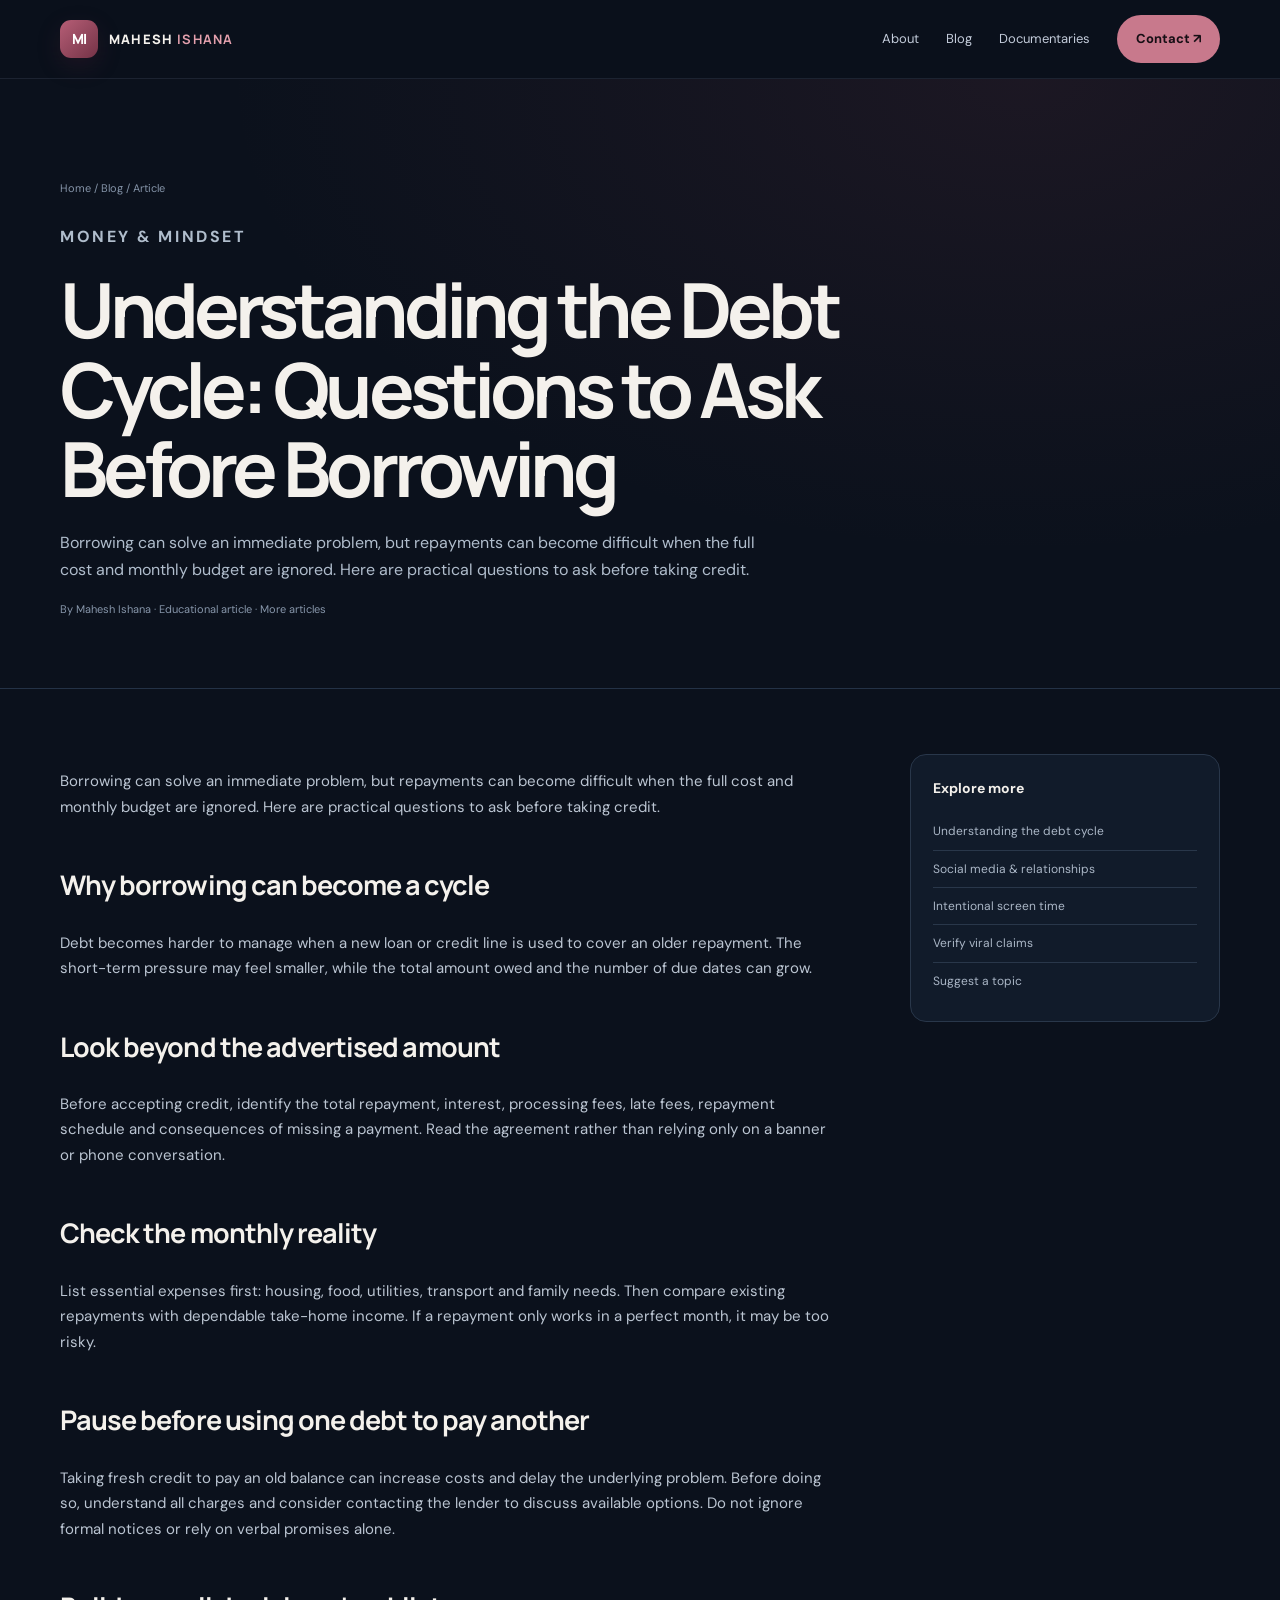
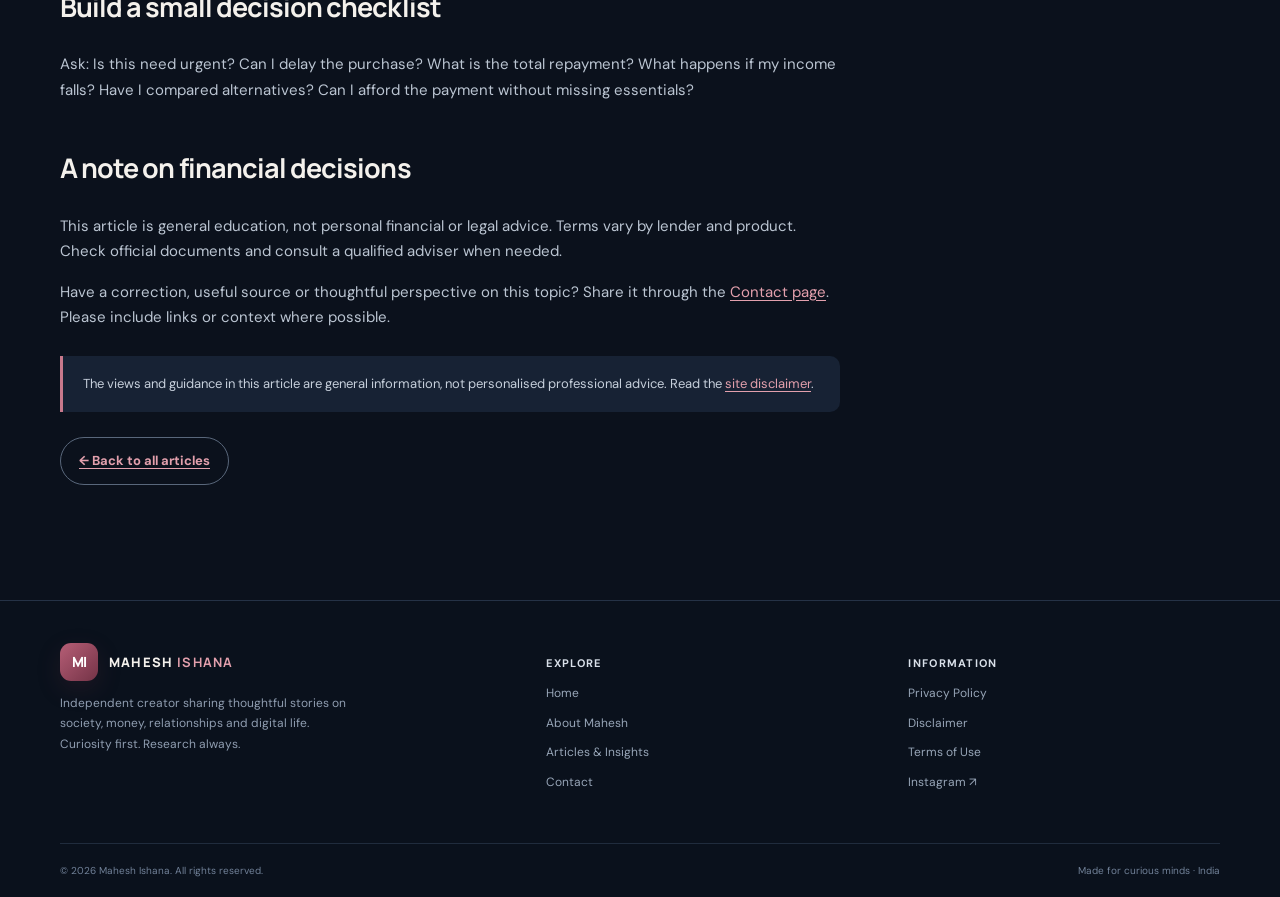
<file: understanding-the-debt-cycle.html>
<!doctype html>
<html lang="en">
<head>
<meta charset="utf-8"><meta name="viewport" content="width=device-width,initial-scale=1">
<meta name="theme-color" content="#0b111c">
<meta name="description" content="Borrowing can solve an immediate problem, but repayments can become difficult when the full cost and monthly budget are ignored. Here are practical questions to ask before taking credit.">
<meta property="og:type" content="website"><meta property="og:title" content="Understanding the Debt Cycle: Questions to Ask Before Borrowing — Mahesh Ishana"><meta property="og:description" content="Borrowing can solve an immediate problem, but repayments can become difficult when the full cost and monthly budget are ignored. Here are practical questions to ask before taking credit.">
<link rel="canonical" href="https://maheshishana.in/blog/understanding-the-debt-cycle.html">
<link rel="icon" href="/assets/favicon.svg" type="image/svg+xml">
<link rel="stylesheet" href="/styles.css"><script src="/script.js" defer></script>
<title>Understanding the Debt Cycle: Questions to Ask Before Borrowing — Mahesh Ishana</title>
</head>
<body><a class="skip-link" href="#main">Skip to content</a>

<header class="site-header"><nav class="nav shell" aria-label="Main navigation">
<a class="brand" href="/"><span class="brand-mark">MI</span><span>MAHESH <b>ISHANA</b></span></a>
<button class="menu-toggle" aria-expanded="false" aria-controls="nav-links" aria-label="Open menu">☰</button>
<div class="nav-links" id="nav-links">
<a href="/about.html">About</a><a href="/blog/">Blog</a><a href="/#work">Documentaries</a><a class="nav-cta" href="/contact.html">Contact ↗</a>
</div></nav></header>

<main id="main"><section class="page-hero"><div class="shell"><div class="breadcrumb"><a href="/">Home</a> / <a href="/blog/">Blog</a> / Article</div><p class="eyebrow">MONEY & MINDSET</p><h1>Understanding the Debt Cycle: Questions to Ask Before Borrowing</h1><p>Borrowing can solve an immediate problem, but repayments can become difficult when the full cost and monthly budget are ignored. Here are practical questions to ask before taking credit.</p><div class="post-meta">By Mahesh Ishana · Educational article · <a href="/blog/">More articles</a></div></div></section>
<section class="shell content-layout"><article class="prose">
<p>Borrowing can solve an immediate problem, but repayments can become difficult when the full cost and monthly budget are ignored. Here are practical questions to ask before taking credit.</p>
<h2>Why borrowing can become a cycle</h2><p>Debt becomes harder to manage when a new loan or credit line is used to cover an older repayment. The short-term pressure may feel smaller, while the total amount owed and the number of due dates can grow.</p>
<h2>Look beyond the advertised amount</h2><p>Before accepting credit, identify the total repayment, interest, processing fees, late fees, repayment schedule and consequences of missing a payment. Read the agreement rather than relying only on a banner or phone conversation.</p>
<h2>Check the monthly reality</h2><p>List essential expenses first: housing, food, utilities, transport and family needs. Then compare existing repayments with dependable take-home income. If a repayment only works in a perfect month, it may be too risky.</p>
<h2>Pause before using one debt to pay another</h2><p>Taking fresh credit to pay an old balance can increase costs and delay the underlying problem. Before doing so, understand all charges and consider contacting the lender to discuss available options. Do not ignore formal notices or rely on verbal promises alone.</p>
<h2>Build a small decision checklist</h2><p>Ask: Is this need urgent? Can I delay the purchase? What is the total repayment? What happens if my income falls? Have I compared alternatives? Can I afford the payment without missing essentials?</p>
<h2>A note on financial decisions</h2><p>This article is general education, not personal financial or legal advice. Terms vary by lender and product. Check official documents and consult a qualified adviser when needed.</p>
<p>Have a correction, useful source or thoughtful perspective on this topic? Share it through the <a href="/contact.html">Contact page</a>. Please include links or context where possible.</p><div class="notice">The views and guidance in this article are general information, not personalised professional advice. Read the <a href="/disclaimer.html">site disclaimer</a>.</div><p><a class="button button-outline" href="/blog/">← Back to all articles</a></p></article><aside class="side-card"><h3>Explore more</h3><a href="/blog/understanding-the-debt-cycle.html">Understanding the debt cycle</a><a href="/blog/social-media-and-relationship-boundaries.html">Social media & relationships</a><a href="/blog/intentional-screen-time.html">Intentional screen time</a><a href="/blog/how-to-check-a-viral-claim.html">Verify viral claims</a><a href="/contact.html">Suggest a topic</a></aside></section></main>
<footer class="site-footer"><div class="footer-main shell">
<div><a class="brand footer-brand" href="/"><span class="brand-mark">MI</span><span>MAHESH <b>ISHANA</b></span></a><p class="footer-brand-copy">Independent creator sharing thoughtful stories on society, money, relationships and digital life. Curiosity first. Research always.</p></div>
<div class="footer-col"><h3>Explore</h3><a href="/">Home</a><a href="/about.html">About Mahesh</a><a href="/blog/">Articles & Insights</a><a href="/contact.html">Contact</a></div>
<div class="footer-col"><h3>Information</h3><a href="/privacy-policy.html">Privacy Policy</a><a href="/disclaimer.html">Disclaimer</a><a href="/terms.html">Terms of Use</a><a href="https://www.instagram.com/maheshishana/" target="_blank" rel="noopener noreferrer">Instagram ↗</a></div>
</div><div class="footer-bottom shell"><span>© <span data-year>2026</span> Mahesh Ishana. All rights reserved.</span><span>Made for curious minds · India</span></div></footer>

</body></html>
</file>
<file: styles.css>
@import url('https://fonts.googleapis.com/css2?family=DM+Sans:wght@400;500;600;700&family=Manrope:wght@400;500;600;700;800&display=swap');
:root{--bg:#0b111c;--panel:#111b2a;--panel2:#152235;--text:#f4f1ec;--muted:#a9b4c4;--line:#29374a;--accent:#c8798c;--accent2:#e3a0ad;--cream:#f5eee7;--ink:#161d29;--max:1160px;--radius:20px}
*{box-sizing:border-box}html{scroll-behavior:smooth;scroll-padding-top:95px}body{margin:0;background:var(--bg);color:var(--text);font-family:"DM Sans",system-ui,sans-serif;line-height:1.7}a{color:inherit;text-decoration:none}img{max-width:100%;display:block}button,input,textarea{font:inherit}.shell{width:min(var(--max),calc(100% - 44px));margin-inline:auto}.skip-link{position:absolute;left:-9999px;top:0;background:white;color:black;padding:10px}.skip-link:focus{left:10px;z-index:100}
.site-header{position:sticky;top:0;z-index:50;background:rgba(11,17,28,.88);backdrop-filter:blur(18px);border-bottom:1px solid rgba(120,140,165,.16)}.nav{height:78px;display:flex;align-items:center;justify-content:space-between;gap:24px}.brand{display:flex;align-items:center;gap:11px;font-family:Manrope,sans-serif;font-weight:800;letter-spacing:.09em;font-size:13px}.brand b{color:var(--accent2)}.brand-mark{display:grid;place-items:center;width:38px;height:38px;border-radius:11px;background:linear-gradient(135deg,#b65e76,#743347);color:white;font-size:14px;letter-spacing:-.04em;box-shadow:0 8px 24px #7c34462b}.nav-links{display:flex;align-items:center;gap:27px;color:#c3ccda;font-size:13px}.nav-links a:hover,.nav-links a.active{color:white}.nav-cta,.button{display:inline-flex;align-items:center;justify-content:center;gap:10px;border:1px solid transparent;border-radius:999px;padding:12px 18px;font-weight:700;font-size:13px;transition:.2s}.nav-cta,.button-primary{background:var(--accent);color:#160e14}.nav-cta:hover,.button-primary:hover{background:#e39aab;transform:translateY(-2px)}.button-outline{border-color:#59677b;color:var(--text)}.button-outline:hover{border-color:var(--accent2);background:#172235}.menu-toggle{display:none;background:transparent;border:0;color:white;font-size:24px}
.eyebrow{color:var(--accent2);font-size:11px;font-weight:700;letter-spacing:.16em;text-transform:uppercase;display:flex;align-items:center;gap:10px}.live-dot{height:7px;width:7px;background:#80d5aa;border-radius:50%;box-shadow:0 0 0 5px #80d5aa18}.hero{min-height:620px;display:grid;grid-template-columns:1.02fr .98fr;align-items:center;gap:56px;padding-top:65px;padding-bottom:76px}.hero h1,.page-hero h1{font-family:Manrope,sans-serif;font-size:clamp(42px,6.4vw,76px);line-height:1.05;letter-spacing:-.065em;margin:22px 0 23px;font-weight:700}.hero h1 em,.page-hero h1 em,.section-title em{color:var(--accent2);font-style:normal}.hero-intro{max-width:590px;font-size:17px;color:#bdc7d5;line-height:1.85}.hero-actions{display:flex;align-items:center;gap:13px;flex-wrap:wrap;margin-top:30px}.text-link{color:#e8dfe1;font-size:13px;font-weight:700;padding:12px}.hero-note{display:flex;align-items:center;gap:13px;margin-top:42px;color:#8f9daf;font-size:11px;letter-spacing:.02em}.note-line{width:36px;height:1px;background:var(--accent)}
.hero-art{min-height:440px;position:relative;display:grid;place-items:center}.art-frame{position:relative;z-index:2;width:min(100%,420px);min-height:380px;padding:25px;border:1px solid #425066;background:linear-gradient(145deg,#1a2a3e,#101a29 75%);box-shadow:0 30px 90px #0006;overflow:hidden}.art-frame:after{content:"";position:absolute;inset:35% -10% -30% 25%;background:radial-gradient(ellipse,#b55d7436,transparent 65%);pointer-events:none}.frame-top,.frame-bottom{display:flex;align-items:center;justify-content:space-between;gap:8px;color:#a7b5c7;font-size:9px;letter-spacing:.15em}.art-title{font-family:Manrope,sans-serif;font-size:clamp(39px,5vw,60px);line-height:.99;font-weight:800;letter-spacing:-.06em;margin:55px 0 46px;position:relative;z-index:2}.art-title span{color:var(--accent2)}.frame-bottom{justify-content:flex-start;flex-wrap:wrap;font-size:8px}.frame-dash{width:15px;height:1px;background:#7c8ca2}.art-orbit{position:absolute;border:1px solid #b46b7c45;border-radius:50%;transform:rotate(-28deg)}.orbit-one{width:480px;height:220px}.orbit-two{width:420px;height:300px;transform:rotate(37deg)}.art-glow{position:absolute;width:300px;height:300px;border-radius:50%;background:#ad53641c;filter:blur(45px)}.floating-tag{position:absolute;z-index:3;background:#192638;border:1px solid #3b4b60;border-radius:10px;padding:10px 13px;font-size:9px;letter-spacing:.12em;color:#d6deea;box-shadow:0 12px 28px #0003}.tag-top{top:60px;right:-5px}.tag-bottom{bottom:56px;left:-6px}.tag-dot{display:inline-block;width:6px;height:6px;border-radius:50%;background:var(--accent2);margin-right:6px}.ticker{border-block:1px solid #283548;background:#0e1725;overflow:hidden}.ticker-track{display:flex;align-items:center;justify-content:space-around;gap:30px;white-space:nowrap;padding:18px 20px;color:#aab6c7;font-size:10px;letter-spacing:.16em;font-weight:700}.ticker-track i{font-style:normal;color:var(--accent2)}
.section{padding-top:112px;padding-bottom:112px}.section-kicker{display:flex;align-items:center;gap:13px;color:#8e9bae;font-size:10px;letter-spacing:.15em;font-weight:700}.section-kicker>span:first-child{color:var(--accent2)}.kicker-rule{width:38px;height:1px;background:#4b596b}.about-grid{display:grid;grid-template-columns:1fr .8fr;gap:80px;margin-top:38px}.section-title,.about-grid h2,.approach-intro h2{font-family:Manrope,sans-serif;font-size:clamp(36px,4.8vw,57px);letter-spacing:-.06em;line-height:1.12;margin:0}.about-grid h2 em,.approach-intro h2 em{color:var(--accent2);font-style:normal}.about-copy{color:#b6c1d0;font-size:14px}.about-copy .lead{font-size:19px;color:#f2eee8;line-height:1.6;margin-top:0}.underlined-link{display:inline-block;color:var(--accent2);font-size:13px;font-weight:700;margin-top:12px;border-bottom:1px solid #875060;padding-bottom:5px}.values-row{display:grid;grid-template-columns:repeat(3,1fr);gap:20px;border-top:1px solid var(--line);margin-top:62px;padding-top:25px}.values-row>div{padding:12px 0}.value-number{display:block;color:var(--accent2);font-size:10px;letter-spacing:.15em;margin-bottom:18px}.values-row b{font-family:Manrope,sans-serif;font-size:18px}.values-row p{color:#95a2b5;font-size:12px;margin:5px 0}
.work-section{background:#0e1725;border-block:1px solid #202d3e}.work-heading{display:flex;justify-content:space-between;align-items:end;gap:40px;margin:35px 0 45px}.work-heading h2{margin:0;font-family:Manrope,sans-serif;font-size:clamp(38px,5vw,59px);letter-spacing:-.06em;line-height:1.08}.work-heading h2 em{font-style:normal;color:var(--accent2)}.work-heading p{max-width:370px;color:#9eacbf;font-size:13px}.project-list{display:grid;gap:22px}.project-card{display:grid;grid-template-columns:.85fr 1fr;border:1px solid #29384b;border-radius:18px;overflow:hidden;background:#111d2d}.project-card-reverse{grid-template-columns:1fr .85fr}.project-card-reverse .project-visual{order:2}.project-visual{min-height:280px;position:relative;display:grid;place-items:center;background:radial-gradient(circle at 60% 40%,#4a3548,#172438 55%,#101927);overflow:hidden}.project-society{background:radial-gradient(circle at 60% 40%,#284a54,#17283a 55%,#101927)}.project-index,.visual-caption{position:absolute;left:22px;color:#c1cad6;font-size:9px;letter-spacing:.15em}.project-index{top:20px}.visual-caption{bottom:20px}.visual-symbol{position:relative;width:100px;height:125px;border:1px solid #d6a0ac80;border-radius:10px;transform:rotate(-8deg);background:#0c1623a8;box-shadow:0 20px 40px #0004;display:flex;flex-direction:column;gap:9px;padding:24px 16px}.visual-symbol span{height:3px;background:#d6a0ac7a;border-radius:5px}.visual-symbol span:nth-child(2){width:75%}.visual-symbol span:nth-child(3){width:88%}.visual-symbol span:nth-child(4){width:52%}.visual-symbol b{position:absolute;right:-14px;bottom:-18px;background:#bf7186;color:#17101a;width:45px;height:45px;display:grid;place-items:center;border-radius:50%;font-size:22px}.visual-window{width:145px;height:105px;border:1px solid #9bc3c780;border-radius:12px;position:relative;background:#10202b99;padding:18px}.window-circle{width:35px;height:35px;border-radius:50%;background:#6dabb8;opacity:.8;margin-bottom:14px}.window-lines{display:flex;flex-direction:column;gap:5px}.window-lines span{height:3px;width:85%;background:#8bb6c080}.window-lines span:nth-child(2){width:60%}.window-lines span:nth-child(3){width:72%}.project-info{padding:32px;align-self:center}.project-meta{display:flex;justify-content:space-between;align-items:center;gap:12px;flex-wrap:wrap;color:#a5b3c4;font-size:9px;letter-spacing:.12em}.status{color:#8bd2ac;display:flex;align-items:center;gap:6px}.status i{width:5px;height:5px;background:currentColor;border-radius:50%}.status-research{color:#e5bd79}.project-info h3{font-family:Manrope,sans-serif;font-size:27px;letter-spacing:-.04em;margin:17px 0 10px}.project-info p{font-size:13px;color:#aab6c6}.project-link{display:inline-flex;align-items:center;gap:10px;color:var(--accent2);font-size:12px;font-weight:700;margin-top:13px}.work-footnote{font-size:10px;color:#78879b;margin-top:25px}
.approach-grid{display:grid;grid-template-columns:.8fr 1.2fr;gap:90px;margin-top:40px}.approach-intro p{color:#aab6c5;font-size:14px;max-width:330px;margin-top:22px}.steps{border-top:1px solid var(--line)}.step{display:grid;grid-template-columns:36px 1fr 22px;gap:20px;padding:23px 0;border-bottom:1px solid var(--line);align-items:start}.step>span:first-child{color:var(--accent2);font-size:11px}.step h3{margin:0 0 5px;font-size:16px}.step p{margin:0;color:#9daabd;font-size:12px}.step-arrow{color:#a5b2c2}
.contact-section{position:relative;overflow:hidden;background:linear-gradient(115deg,#6d3043,#9d4d61 62%,#71354a);padding:80px 0}.contact-inner{position:relative;z-index:2}.section-kicker-light{color:#f0dce1}.section-kicker-light .kicker-rule{background:#e3b0bb}.contact-eyebrow{color:#f2d7df;margin-top:48px}.contact-section h2{font-family:Manrope,sans-serif;font-size:clamp(37px,5vw,60px);line-height:1.08;letter-spacing:-.06em;margin:16px 0}.contact-section h2 em{font-style:normal;color:#ffd9e1}.contact-copy{max-width:510px;color:#f3dce2;font-size:14px}.contact-actions{display:flex;align-items:center;gap:24px;margin-top:27px}.button-light{background:#f5eee7;color:#28151d}.button-light:hover{background:white;transform:translateY(-2px)}.contact-social{font-size:13px;font-weight:700}.contact-decoration{position:absolute;right:4%;top:0;font-family:Manrope,sans-serif;font-size:clamp(180px,32vw,440px);line-height:1;color:#ffffff0b;font-weight:800;letter-spacing:-.1em}
.footer{min-height:100px;display:flex;align-items:center;justify-content:space-between;gap:20px;color:#8795a8;font-size:11px}.footer p{margin:0}.footer-right{display:flex;align-items:center;gap:22px}.footer-right a{color:#c6cfda}
.page-hero{padding:100px 0 70px;border-bottom:1px solid #243246;background:radial-gradient(ellipse at 80% 0%,#7d3b4b26,transparent 55%)}.page-hero .shell{max-width:var(--max)}.page-hero h1{max-width:850px;margin:20px 0}.page-hero p{color:#b0bdcc;max-width:700px;font-size:16px}.breadcrumb{font-size:11px;color:#8493a7;margin-bottom:25px}.content-layout{display:grid;grid-template-columns:minmax(0,780px) minmax(220px,1fr);gap:70px;padding-top:65px;padding-bottom:100px}.prose{color:#bbc5d2;font-size:15px}.prose h2{font-family:Manrope,sans-serif;color:#f4f1ec;font-size:27px;letter-spacing:-.035em;margin-top:42px}.prose h3{color:#f4f1ec;font-size:18px;margin-top:28px}.prose a{color:var(--accent2);text-decoration:underline;text-underline-offset:3px}.prose li{margin:8px 0}.prose strong{color:#f2eee9}.side-card{align-self:start;position:sticky;top:105px;border:1px solid var(--line);background:var(--panel);border-radius:16px;padding:22px}.side-card h3{font-size:14px;margin:0 0 12px}.side-card p,.side-card a{font-size:12px;color:#aab6c6}.side-card a{display:block;padding:8px 0;border-bottom:1px solid #29374a}.side-card a:last-child{border:0}
.blog-grid{display:grid;grid-template-columns:repeat(3,1fr);gap:20px;padding:60px 0 100px}.blog-card{background:var(--panel);border:1px solid var(--line);border-radius:16px;overflow:hidden;display:flex;flex-direction:column;transition:.22s}.blog-card:hover{transform:translateY(-4px);border-color:#7c5060}.blog-art{height:160px;display:grid;place-items:center;background:radial-gradient(circle at 70% 30%,#7d4253,#1b2a3c 68%);font-family:Manrope,sans-serif;font-size:52px;color:#edb6c2;letter-spacing:-.08em}.blog-card:nth-child(3n+2) .blog-art{background:radial-gradient(circle at 70% 30%,#3b6a71,#1b2a3c 68%);color:#a9dbe0}.blog-card:nth-child(3n) .blog-art{background:radial-gradient(circle at 70% 30%,#8b6c3e,#1b2a3c 68%);color:#f1d39d}.blog-card-body{padding:22px;display:flex;flex-direction:column;flex:1}.post-category{font-size:9px;letter-spacing:.14em;color:var(--accent2);font-weight:700}.blog-card h2{font-family:Manrope,sans-serif;font-size:19px;line-height:1.35;letter-spacing:-.03em;margin:12px 0}.blog-card p{color:#a8b5c6;font-size:12px;margin:0 0 18px}.read-more{margin-top:auto;color:var(--accent2);font-size:12px;font-weight:700}
.post-meta{font-size:11px;color:#8796aa;margin:15px 0 0}.notice{border-left:3px solid var(--accent);background:#172234;padding:17px 20px;color:#c6cfdb;border-radius:0 10px 10px 0;font-size:13px;margin:25px 0}.form-card{background:var(--panel);border:1px solid var(--line);padding:28px;border-radius:18px}.field{display:flex;flex-direction:column;gap:7px;margin-bottom:17px}.field label{font-size:12px;color:#d8dee7}.field input,.field textarea{width:100%;background:#0b1421;border:1px solid #34445a;border-radius:9px;padding:12px 13px;color:white;outline:none}.field input:focus,.field textarea:focus{border-color:var(--accent2)}.field textarea{min-height:145px;resize:vertical}.small-note{font-size:11px;color:#8291a5}.site-footer{border-top:1px solid #253246;background:#0a111c}.footer-main{display:grid;grid-template-columns:1.4fr 1fr 1fr;gap:50px;padding:42px 0}.footer-brand-copy{max-width:300px;color:#8f9db0;font-size:12px}.footer-col h3{font-size:11px;letter-spacing:.12em;color:#d9e0e9;text-transform:uppercase}.footer-col a{display:block;color:#97a5b7;font-size:12px;margin:9px 0}.footer-col a:hover{color:var(--accent2)}.footer-bottom{border-top:1px solid #202c3d;padding:18px 0;display:flex;justify-content:space-between;gap:20px;color:#718198;font-size:10px}
@media(max-width:900px){.hero{gap:25px}.about-grid,.approach-grid{gap:45px}.content-layout{gap:35px}.blog-grid{grid-template-columns:repeat(2,1fr)}.project-info{padding:25px}.nav-links{gap:16px}}
@media(max-width:700px){.shell{width:min(var(--max),calc(100% - 32px))}.nav{height:68px}.menu-toggle{display:block}.nav-links{display:none;position:absolute;top:68px;left:0;right:0;background:#0d1624;border-bottom:1px solid var(--line);padding:18px 22px 22px;flex-direction:column;align-items:stretch;gap:5px}.nav-links.open{display:flex}.nav-links a{padding:10px}.nav-cta{justify-content:center}.hero{grid-template-columns:1fr;padding-top:55px;padding-bottom:55px;gap:25px}.hero h1{font-size:clamp(43px,12vw,62px)}.hero-intro{font-size:15px}.hero-art{min-height:370px}.art-frame{width:88%;min-height:330px;padding:20px}.art-title{font-size:47px;margin:45px 0 38px}.orbit-one{width:350px}.orbit-two{width:320px}.tag-top{right:0;top:25px}.tag-bottom{left:0;bottom:30px}.ticker-track{justify-content:flex-start;overflow:hidden}.section{padding-top:75px;padding-bottom:75px}.about-grid,.approach-grid{grid-template-columns:1fr;gap:25px}.about-grid h2,.approach-intro h2{font-size:42px}.values-row{gap:12px;margin-top:35px}.values-row b{font-size:15px}.values-row p{font-size:11px}.work-heading{display:block;margin:25px 0 30px}.work-heading p{margin-top:17px}.project-card,.project-card-reverse{grid-template-columns:1fr}.project-card-reverse .project-visual{order:0}.project-visual{min-height:220px}.project-info{padding:24px}.project-info h3{font-size:24px}.contact-section{padding:65px 0}.contact-decoration{right:-5%;top:40%;font-size:200px}.footer{padding:24px 0;flex-wrap:wrap}.footer p{order:3;width:100%}.footer-right{gap:12px}.page-hero{padding:65px 0 45px}.page-hero h1{font-size:43px}.page-hero p{font-size:14px}.content-layout{grid-template-columns:1fr;padding-top:35px;padding-bottom:65px;gap:30px}.side-card{position:static;order:-1}.blog-grid{grid-template-columns:1fr;padding:35px 0 70px}.blog-art{height:145px}.footer-main{grid-template-columns:1fr 1fr;gap:28px;padding:32px 0}.footer-main>div:first-child{grid-column:1/-1}.footer-bottom{flex-direction:column;gap:7px}.form-card{padding:20px}}
@media(prefers-reduced-motion:reduce){*,*::before,*::after{scroll-behavior:auto!important;transition:none!important;animation:none!important}}


/* Mobile horizontal-overflow fix */
html {
  max-width: 100%;
  overflow-x: clip;
}

body {
  width: 100%;
  max-width: 100%;
  overflow-x: clip;
}

.shell,
.hero,
.hero-art,
.about-grid,
.approach-grid,
.project-card,
.project-card-reverse,
.content-layout,
.blog-grid,
.footer-main,
.footer-bottom {
  min-width: 0;
}

.hero > *,
.hero-art > *,
.about-grid > *,
.approach-grid > *,
.project-card > *,
.project-card-reverse > *,
.content-layout > *,
.blog-grid > *,
.footer-main > * {
  min-width: 0;
}

@media (max-width: 700px) {
  .shell {
    width: calc(100% - 32px);
    max-width: 100%;
  }

  .hero-art {
    width: 100%;
    max-width: 100%;
    overflow: hidden;
  }

  .art-orbit {
    max-width: 100%;
  }

  .contact-decoration {
    max-width: 100%;
    pointer-events: none;
  }

  .ticker-track {
    max-width: 100%;
  }
}
</file>
